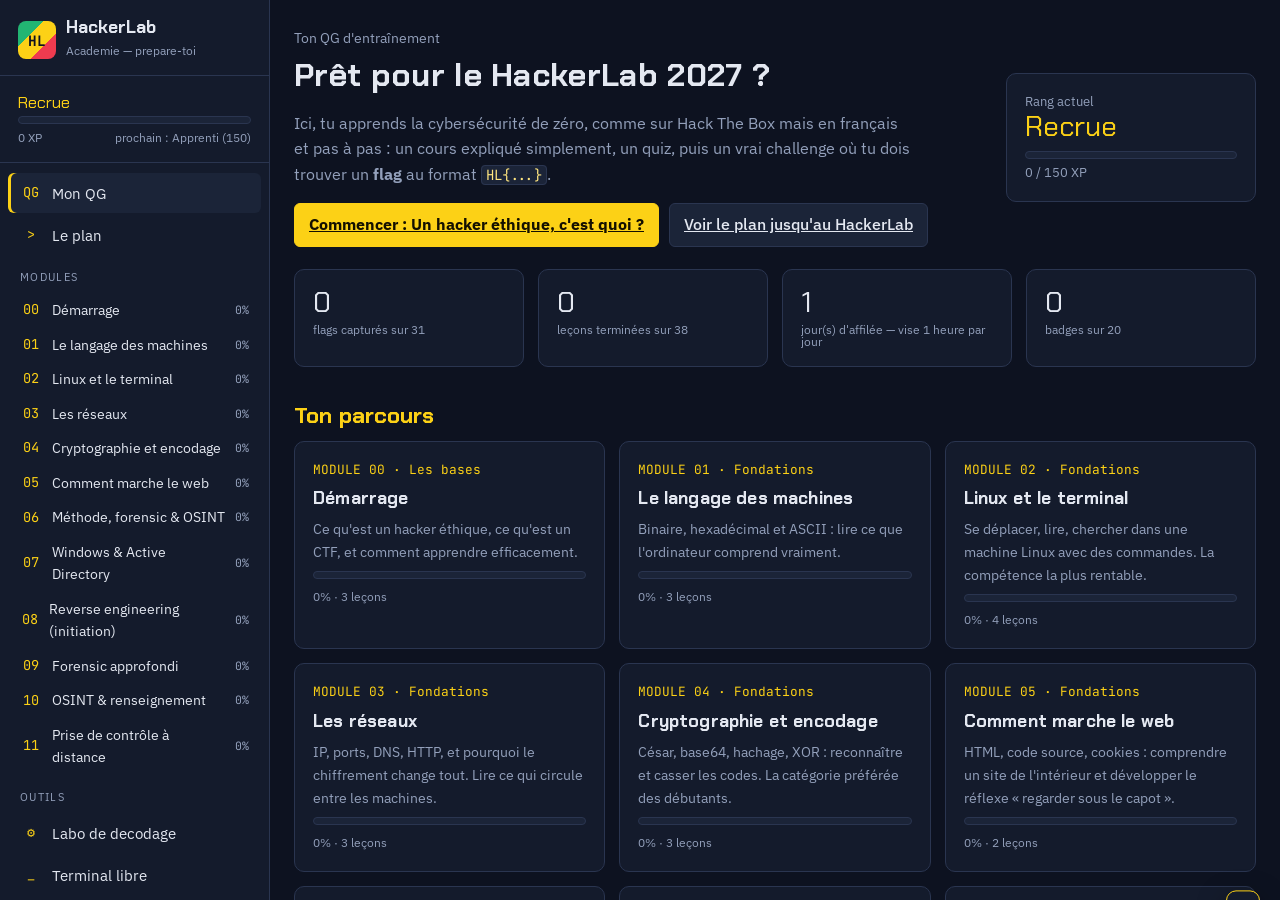
<file: HackerLab_Academie.html>
<!DOCTYPE html>
<html lang="fr" data-theme="dark">
<head>
<meta charset="utf-8">
<meta name="viewport" content="width=device-width, initial-scale=1, viewport-fit=cover">
<title>HackerLab Academie</title>
<link rel="preconnect" href="https://fonts.googleapis.com">
<link rel="preconnect" href="https://fonts.gstatic.com" crossorigin>
<link href="https://fonts.googleapis.com/css2?family=Chakra+Petch:wght@500;600;700&family=IBM+Plex+Sans:wght@400;500;600&family=JetBrains+Mono:wght@400;500&display=swap" rel="stylesheet">
<style>
/* Plan : un "labo de nuit" béninois. Fond encre bleu nuit, accent jaune (drapeau), vert = réussite, rouge = danger.
   Mise en page : barre latérale de navigation + zone de lecture ~70 caractères + terminaux pleine largeur. */
:root{
  --ink:#0d1220;
  --panel:#141b2c;
  --panel-2:#1b2438;
  --line:#2a3550;
  --text:#e4e8f1;
  --muted:#93a0bb;
  --accent:#fcd116;     /* jaune du drapeau */
  --ok:#22b573;         /* vert */
  --bad:#ef3b4f;        /* rouge */
  --info:#5cb8ff;
  --term:#090d17;
  --font-display:"Chakra Petch", "Segoe UI", system-ui, sans-serif;
  --font-body:"IBM Plex Sans", "Segoe UI", system-ui, sans-serif;
  --font-mono:"JetBrains Mono", "Cascadia Code", Consolas, monospace;
  color-scheme:dark;
}
*{box-sizing:border-box}
html,body{height:100%;margin:0}
body{background:var(--ink);color:var(--text);font-family:var(--font-body);font-size:16px;line-height:1.6}
a{color:var(--info)}
button{font:inherit;cursor:pointer}
:focus-visible{outline:2px solid var(--accent);outline-offset:2px}
code,kbd,pre,.mono{font-family:var(--font-mono)}
code{background:var(--panel-2);border:1px solid var(--line);border-radius:4px;padding:0 .3em;font-size:.88em;color:#ffe680}
pre{background:var(--term);border:1px solid var(--line);border-radius:8px;padding:12px 14px;overflow-x:auto;font-size:.85rem;line-height:1.5;color:#cfe3ff}
pre code{background:none;border:0;padding:0;color:inherit}
h1,h2,h3{font-family:var(--font-display);text-wrap:balance;line-height:1.2;letter-spacing:.01em}
h1{font-size:2rem;margin:.2em 0 .3em}
h2{font-size:1.4rem;margin:1.6em 0 .5em;color:var(--accent)}
h3{font-size:1.1rem;margin:1.3em 0 .4em}
table{border-collapse:collapse;width:100%;font-size:.92rem}
th,td{border:1px solid var(--line);padding:6px 10px;text-align:left;vertical-align:top}
th{background:var(--panel-2);font-family:var(--font-display)}
.tablewrap{overflow-x:auto}

/* ---------- Coque ---------- */
.app{display:grid;grid-template-columns:270px 1fr;height:100%}
.side{background:var(--panel);border-right:1px solid var(--line);display:flex;flex-direction:column;overflow-y:auto}
.brand{padding:18px 18px 12px;display:flex;gap:10px;align-items:center;border-bottom:1px solid var(--line)}
.brand .logo{width:38px;height:38px;border-radius:8px;display:grid;place-items:center;font-family:var(--font-mono);font-weight:700;background:linear-gradient(135deg,var(--ok) 0 33%,var(--accent) 33% 66%,var(--bad) 66%);color:#0d1220;font-size:.9rem}
.brand b{font-family:var(--font-display);font-size:1.1rem;display:block;line-height:1.1}
.brand small{color:var(--muted);font-size:.75rem}
.who{padding:14px 18px;border-bottom:1px solid var(--line)}
.who .rank{font-family:var(--font-display);font-size:1rem;color:var(--accent)}
.who .xpline{display:flex;justify-content:space-between;font-size:.78rem;color:var(--muted);margin-top:4px;font-variant-numeric:tabular-nums}
.bar{height:8px;background:var(--panel-2);border-radius:99px;overflow:hidden;border:1px solid var(--line)}
.bar>i{display:block;height:100%;background:linear-gradient(90deg,var(--ok),var(--accent));width:0;transition:width .5s}
.nav{padding:10px 8px;display:flex;flex-direction:column;gap:2px}
.nav a{display:flex;align-items:center;gap:10px;padding:8px 12px;border-radius:6px;color:var(--text);text-decoration:none;font-size:.95rem}
.nav a:hover{background:var(--panel-2)}
.nav a.on{background:var(--panel-2);box-shadow:inset 3px 0 0 var(--accent)}
.nav .ico{width:22px;text-align:center;font-family:var(--font-mono);color:var(--accent);font-size:.85rem}
.nav .sec{font-size:.7rem;text-transform:uppercase;letter-spacing:.12em;color:var(--muted);padding:12px 12px 4px}
.modlist a{font-size:.88rem;padding:6px 12px}
.modlist .pct{margin-left:auto;font-family:var(--font-mono);font-size:.72rem;color:var(--muted)}
.modlist .pct.full{color:var(--ok)}
.main{overflow-y:auto;position:relative}
.wrap{max-width:860px;margin:0 auto;padding:28px 24px 120px}
.wide{max-width:1100px}
.topbar{display:none}

/* ---------- Composants ---------- */
.card{background:var(--panel);border:1px solid var(--line);border-radius:10px;padding:18px}
.grid{display:grid;gap:14px}
.g2{grid-template-columns:repeat(auto-fit,minmax(240px,1fr))}
.g3{grid-template-columns:repeat(auto-fit,minmax(200px,1fr))}
.btn{background:var(--panel-2);color:var(--text);border:1px solid var(--line);border-radius:6px;padding:8px 14px;font-weight:500}
.btn:hover{border-color:var(--accent)}
.btn.pri{background:var(--accent);color:#141000;border-color:var(--accent);font-weight:700}
.btn.pri:hover{filter:brightness(1.08)}
.btn.ok{background:var(--ok);border-color:var(--ok);color:#03140b;font-weight:700}
.btn.sm{padding:4px 10px;font-size:.85rem}
.btn:disabled{opacity:.5;cursor:default}
.pill{display:inline-block;font-size:.72rem;padding:1px 8px;border-radius:99px;border:1px solid var(--line);color:var(--muted);font-family:var(--font-mono);white-space:nowrap}
.pill.ok{color:var(--ok);border-color:var(--ok)}
.pill.y{color:var(--accent);border-color:var(--accent)}
.pill.r{color:var(--bad);border-color:var(--bad)}
.muted{color:var(--muted)}
.row{display:flex;gap:10px;align-items:center;flex-wrap:wrap}
.spacer{flex:1}
input[type=text],input[type=password],textarea,select{background:var(--term);color:var(--text);border:1px solid var(--line);border-radius:6px;padding:8px 10px;font:inherit;width:100%}
textarea{font-family:var(--font-mono);font-size:.88rem;min-height:90px;resize:vertical}
select{width:auto}

/* Encadrés pédagogiques */
.box{border:1px solid var(--line);border-left:4px solid var(--info);background:var(--panel);border-radius:8px;padding:12px 16px;margin:16px 0}
.box>b:first-child{display:block;font-family:var(--font-display);font-size:.8rem;text-transform:uppercase;letter-spacing:.1em;margin-bottom:4px}
.box.kid{border-left-color:var(--accent)} .box.kid>b:first-child{color:var(--accent)}
.box.pro{border-left-color:var(--ok)} .box.pro>b:first-child{color:var(--ok)}
.box.warn{border-left-color:var(--bad)} .box.warn>b:first-child{color:var(--bad)}
.box.def>b:first-child{color:var(--info)}
.box p:last-child{margin-bottom:0}.box p:first-of-type{margin-top:0}

/* Leçon */
.crumb{font-size:.85rem;color:var(--muted)}
.crumb a{color:var(--muted)}
.steps{display:flex;gap:8px;margin:10px 0 18px;flex-wrap:wrap}
.step{font-family:var(--font-mono);font-size:.78rem;padding:3px 10px;border-radius:99px;border:1px solid var(--line);color:var(--muted)}
.step.done{color:var(--ok);border-color:var(--ok)}
.section{margin-top:34px;padding-top:6px;border-top:1px dashed var(--line)}
.section>h2:first-child{margin-top:12px}
.lesson p,.lesson li{max-width:70ch}
.quizq{background:var(--panel);border:1px solid var(--line);border-radius:10px;padding:14px 16px;margin:12px 0}
.quizq .q{font-weight:600;margin-bottom:8px}
.opts{display:grid;gap:6px}
.opt{text-align:left;background:var(--panel-2);border:1px solid var(--line);border-radius:6px;padding:8px 12px;color:var(--text)}
.opt:hover{border-color:var(--info)}
.opt.good{border-color:var(--ok);background:rgba(34,181,115,.14)}
.opt.wrong{border-color:var(--bad);background:rgba(239,59,79,.12)}
.why{font-size:.9rem;margin-top:8px;color:var(--muted)}
.chal{background:linear-gradient(180deg,rgba(252,209,22,.07),transparent 120px),var(--panel);border:1px solid var(--accent);border-radius:12px;padding:18px}
.chal h3{margin-top:0;color:var(--accent)}
.flagrow{display:flex;gap:8px;margin-top:12px}
.flagrow input{font-family:var(--font-mono)}
.msg{margin-top:8px;font-size:.92rem;min-height:1.4em}
.msg.ok{color:var(--ok)}.msg.bad{color:var(--bad)}
.hints{margin-top:12px;display:flex;flex-direction:column;gap:6px}
.hint{font-size:.9rem;background:var(--panel-2);border-radius:6px;padding:8px 12px;border:1px dashed var(--line)}
.solved-banner{background:rgba(34,181,115,.14);border:1px solid var(--ok);color:var(--ok);border-radius:8px;padding:8px 12px;font-weight:600;margin-top:10px}
.pager{display:flex;justify-content:space-between;gap:10px;margin-top:40px}
.notes textarea{min-height:120px}

/* Terminal */
.term{background:var(--term);border:1px solid var(--line);border-radius:10px;overflow:hidden;margin:12px 0;font-family:var(--font-mono);font-size:.86rem}
.term .tbar{display:flex;align-items:center;gap:6px;padding:6px 10px;background:#121829;border-bottom:1px solid var(--line);color:var(--muted);font-size:.75rem}
.term .tbar i{width:10px;height:10px;border-radius:50%;display:inline-block}
.term .tbody{height:340px;overflow-y:auto;padding:10px 12px;cursor:text;white-space:pre-wrap;word-break:break-word;line-height:1.45}
.term.tall .tbody{height:460px}
.term .ln{min-height:1.2em}
.term .pr-u{color:#5cf29b}.term .pr-r{color:var(--bad)}.term .pr-p{color:var(--info)}
.term .in{display:flex}
.term .in input{flex:1;background:transparent;border:0;outline:0;color:var(--text);font:inherit;padding:0;margin-left:6px;min-width:20px}
.term .err{color:#ff8a96}.term .dim{color:var(--muted)}.term .hl{color:var(--accent)}.term .okc{color:var(--ok)}.term .blu{color:var(--info)}

/* Navigateur simulé */
.browser{border:1px solid var(--line);border-radius:10px;overflow:hidden;background:#f3f4f7;color:#1c2333;margin:12px 0}
.browser .bbar{background:#dfe2ea;display:flex;gap:6px;padding:6px;align-items:center;flex-wrap:wrap}
.browser .bbar input{background:#fff;color:#1c2333;border:1px solid #b9bfcc;font-family:var(--font-mono);font-size:.85rem;padding:5px 8px;flex:1;min-width:160px}
.browser .bbar button{background:#fff;border:1px solid #b9bfcc;border-radius:5px;padding:4px 9px;color:#1c2333;font-size:.82rem}
.browser .bbar button.on{background:#1c2333;color:#fff}
.browser .page{padding:18px;min-height:240px;font-family:Georgia,"Times New Roman",serif}
.browser .page h1,.browser .page h2{font-family:Arial,sans-serif;color:#1c2333}
.browser .page h2{color:#1c2333}
.browser .page input{background:#fff;color:#1c2333;border:1px solid #aab;width:auto;min-width:220px;font-family:Arial,sans-serif}
.browser .page .fbtn{background:#2457c5;color:#fff;border:0;border-radius:4px;padding:6px 14px}
.browser .page pre{background:#1c2333;color:#e8edf7}
.browser .src{background:#1c2333;color:#cfe3ff;font-family:var(--font-mono);font-size:.8rem;padding:14px;white-space:pre-wrap;margin:0;border-radius:0;border:0}
.browser .cookies{background:#fff8d6;border-top:1px solid #d9cc8a;padding:10px;font-family:var(--font-mono);font-size:.85rem}
.browser .cookies input{background:#fff;color:#1c2333;border:1px solid #b9bfcc;width:auto;padding:3px 6px;font-family:var(--font-mono)}
.browser .sqlq{background:#1c2333;color:#ffe680;font-family:var(--font-mono);font-size:.82rem;padding:8px 10px;border-radius:6px;margin-top:10px;white-space:pre-wrap}
.fake-alert{position:relative;margin:14px auto;max-width:380px;background:#fff;border:1px solid #888;border-radius:8px;box-shadow:0 8px 30px rgba(0,0,0,.35);padding:14px;font-family:Arial,sans-serif}

/* Widgets */
.lamps{display:flex;gap:8px;flex-wrap:wrap;margin:10px 0}
.lamp{width:56px;text-align:center}
.lamp button{width:48px;height:48px;border-radius:50%;border:2px solid var(--line);background:var(--panel-2);color:var(--muted);font-family:var(--font-mono);font-size:1.1rem}
.lamp button.on{background:var(--accent);color:#141000;box-shadow:0 0 18px rgba(252,209,22,.55);border-color:var(--accent)}
.lamp small{display:block;color:var(--muted);font-family:var(--font-mono);font-size:.72rem;margin-top:3px}
.bigout{font-family:var(--font-mono);font-size:1.2rem;color:var(--accent)}
.packets td{font-family:var(--font-mono);font-size:.8rem;cursor:pointer;white-space:nowrap}
.packets tr:hover td{background:var(--panel-2)}
.packets tr.sel td{background:rgba(92,184,255,.18)}
.feed{display:grid;gap:10px}
.post{background:#fff;color:#1c2333;border-radius:10px;padding:12px 14px;border:1px solid #d5d9e2}
.post .who2{font-weight:700;font-family:Arial,sans-serif}
.post .when{color:#6b7385;font-size:.8rem}

/* Tableau de bord */
.hero{display:grid;grid-template-columns:1fr auto;gap:18px;align-items:center}
.stat{font-family:var(--font-display);font-size:1.8rem;font-variant-numeric:tabular-nums;line-height:1}
.stat small{display:block;font-family:var(--font-body);font-size:.78rem;color:var(--muted);margin-top:6px}
.modcard{display:flex;flex-direction:column;gap:8px;text-decoration:none;color:var(--text)}
.modcard:hover{border-color:var(--accent)}
.modcard .num{font-family:var(--font-mono);color:var(--accent);font-size:.8rem}
.modcard h3{margin:0}
.badges{display:flex;flex-wrap:wrap;gap:10px}
.badge{border:1px solid var(--line);border-radius:10px;padding:10px 12px;min-width:150px;opacity:.45}
.badge.got{opacity:1;border-color:var(--accent)}
.badge b{font-family:var(--font-display);display:block}
.badge small{color:var(--muted)}
.roadmap .month{border-left:3px solid var(--line);padding:4px 0 10px 16px;margin-left:6px;position:relative}
.roadmap .month::before{content:"";position:absolute;left:-8px;top:10px;width:13px;height:13px;border-radius:50%;background:var(--panel-2);border:2px solid var(--accent)}
.roadmap label{display:flex;gap:8px;align-items:flex-start;padding:3px 0;cursor:pointer}
.roadmap input{margin-top:5px;accent-color:var(--ok)}
.toast{position:fixed;right:20px;bottom:20px;background:var(--panel);border:1px solid var(--accent);border-radius:10px;padding:12px 16px;z-index:50;font-weight:600;box-shadow:0 10px 30px rgba(0,0,0,.4);transform:translateY(140%);transition:transform .35s}
.toast.show{transform:none}

/* Prof IA */
.proftab{position:fixed;right:18px;bottom:18px;z-index:40}
.profpanel{position:fixed;right:18px;bottom:76px;width:min(420px,calc(100% - 36px));height:min(560px,calc(100% - 120px));background:var(--panel);border:1px solid var(--line);border-radius:12px;display:none;flex-direction:column;z-index:45;box-shadow:0 20px 50px rgba(0,0,0,.5)}
.profpanel.open{display:flex}
.profpanel header{padding:10px 14px;border-bottom:1px solid var(--line);display:flex;align-items:center;gap:8px}
.profmsgs{flex:1;overflow-y:auto;padding:12px;display:flex;flex-direction:column;gap:10px;font-size:.92rem}
.pm{padding:8px 12px;border-radius:10px;max-width:92%;white-space:pre-wrap}
.pm.u{align-self:flex-end;background:var(--panel-2)}
.pm.a{align-self:flex-start;background:#1d2a20;border:1px solid #2b4a35}
.profpanel form{display:flex;gap:6px;padding:10px;border-top:1px solid var(--line)}

@media (max-width:860px){
  .app{grid-template-columns:1fr}
  .side{position:fixed;inset:0 auto 0 0;width:280px;z-index:60;transform:translateX(-100%);transition:transform .25s}
  .side.open{transform:none}
  .topbar{display:flex;align-items:center;gap:10px;padding:10px 16px;border-bottom:1px solid var(--line);background:var(--panel);position:sticky;top:0;z-index:30}
  .wrap{padding:18px 16px 110px}
  .hero{grid-template-columns:1fr}
  h1{font-size:1.6rem}
  .term .tbody{height:300px}
}
@media (prefers-reduced-motion:reduce){*{transition:none!important;animation:none!important}}

</style>
</head>
<body>
<div class="app">
  <aside class="side" id="side">
    <div class="brand"><div class="logo">HL</div><div><b>HackerLab</b><small>Academie &mdash; prepare-toi</small></div></div>
    <div class="who"><div class="rank" id="rk">Recrue</div>
      <div class="bar"><i id="xpb"></i></div>
      <div class="xpline"><span id="xpt">0 XP</span><span id="xpn"></span></div>
    </div>
    <nav class="nav">
      <a href="#accueil" data-r="accueil"><span class="ico">QG</span><span>Mon QG</span></a>
      <a href="#plan" data-r="plan"><span class="ico">&gt;</span><span>Le plan</span></a>
      <div class="sec">Modules</div>
      <div class="modlist" id="mods"></div>
      <div class="sec">Outils</div>
      <a href="#labo" data-r="labo"><span class="ico">&#9881;</span><span>Labo de decodage</span></a>
      <a href="#terminal" data-r="terminal"><span class="ico">_</span><span>Terminal libre</span></a>
      <a href="#arsenal" data-r="arsenal"><span class="ico">&#9776;</span><span>Arsenal (aide-memoire)</span></a>
      <a href="#glossaire" data-r="glossaire"><span class="ico">A</span><span>Glossaire</span></a>
    </nav>
  </aside>
  <div class="main">
    <div class="topbar"><button class="btn sm" id="menu" type="button" aria-label="Menu">&#9776; Menu</button><b>HackerLab Academie</b></div>
    <div id="view"></div>
  </div>
</div>
<button class="btn pri proftab" id="proftab" type="button" hidden>Demander au Prof</button>
<div class="profpanel" id="profpanel" aria-label="Prof IA">
  <header><b style="font-family:var(--font-display);color:var(--ok)">Prof</b><span class="muted" style="font-size:.78rem">ton formateur &mdash; il guide, il ne donne pas les flags</span><span class="spacer"></span><button class="btn sm" id="profnew" type="button">Nouveau</button><button class="btn sm" id="profclose" type="button">Fermer</button></header>
  <div class="profmsgs" id="profmsgs"><div class="pm a">Salut ! Je suis ton prof. Bloque sur un cours ou un challenge ? Explique-moi ou je t'explique. Je te mets sur la piste sans te donner la reponse.</div></div>
  <form id="profform"><input type="text" id="profq" placeholder="Pose ta question..." autocomplete="off" aria-label="Question au prof"><button class="btn pri" type="submit">Envoyer</button></form>
</div>
<div class="toast" id="toast"></div>
<script>
/* ============ TERMINAL LINUX SIMULÉ ============ */
function esc(s){return String(s).replace(/[&<>"]/g,c=>({'&':'&amp;','<':'&lt;','>':'&gt;','"':'&quot;'}[c]))}

/* Construit un système de fichiers à partir d'une table { "/chemin": "contenu" | {d:"contenu", o:"root", m:"600", x:"handler", suid:true} } */
function buildFS(map, defUser){
  const root={t:'d',c:{},o:'root',m:'755'};
  const base=['/bin','/etc','/home','/root','/tmp','/usr','/usr/bin','/var','/var/log','/dev'];
  base.forEach(p=>mkdirp(root,p,'root'));
  const r=getNode(root,'/root'); r.m='700';
  const tmp=getNode(root,'/tmp'); tmp.m='777';
  addFile(root,'/etc/hostname',{d:'machine\n'});
  addFile(root,'/etc/passwd',{d:'root:x:0:0:root:/root:/bin/bash\nwww-data:x:33:33:www-data:/var/www:/usr/sbin/nologin\n'+(defUser&&defUser!=='root'?defUser+':x:1000:1000:'+defUser+':/home/'+defUser+':/bin/bash\n':'')});
  addFile(root,'/etc/shadow',{d:'root:$6$Zk3...:19700:0:99999:7:::\n',m:'640'});
  ['ls','cat','grep','find','bash','sh'].forEach(b=>addFile(root,'/bin/'+b,{d:'\x7fELF binaire',m:'755'}));
  ['base64','sudo','vim','python3','passwd','file','strings','head','tail','wc','sort','uniq','nmap','curl','ssh','su','exiftool','xxd'].forEach(b=>addFile(root,'/usr/bin/'+b,{d:'\x7fELF binaire',m:'755',suid:(b==='sudo'||b==='passwd'||b==='su')}));
  if(defUser && defUser!=='root'){mkdirp(root,'/home/'+defUser,defUser);}
  for(const p in map){
    let v=map[p]; if(typeof v==='string') v={d:v};
    if(p.endsWith('/')){mkdirp(root,p.slice(0,-1),v.o||defUser||'root'); const n=getNode(root,p.slice(0,-1)); if(v.m)n.m=v.m; continue;}
    if(v.o===undefined){ v.o = p.startsWith('/home/'+defUser)?defUser:'root'; }
    addFile(root,p,v);
  }
  return root;
}
function splitP(p){return p.split('/').filter(Boolean)}
function mkdirp(root,p,owner){let n=root;for(const s of splitP(p)){if(!n.c[s])n.c[s]={t:'d',c:{},o:owner||'root',m:'755'};n=n.c[s];}return n}
function addFile(root,p,v){const parts=splitP(p);const name=parts.pop();const dir=mkdirp(root,'/'+parts.join('/'),v.o==='root'?'root':(v.o||'root'));
  const ex=dir.c[name];dir.c[name]={t:'f',d:v.d||'',o:v.o||'root',m:v.m||'644',x:v.x||(ex&&ex.x),suid:v.suid||(ex&&ex.suid),exif:v.exif||(ex&&ex.exif),ftype:v.ftype||(ex&&ex.ftype)}}
function getNode(root,p){let n=root;for(const s of splitP(p)){if(!n||n.t!=='d')return null;n=n.c[s];}return n||null}
function normPath(cwd,p,home){
  if(!p)return cwd; if(p==='~')p=home; else if(p.startsWith('~/'))p=home+p.slice(1);
  const abs=p.startsWith('/')?p:(cwd.replace(/\/$/,'')+'/'+p);
  const out=[];for(const s of abs.split('/')){if(!s||s==='.')continue;if(s==='..')out.pop();else out.push(s);}
  return '/'+out.join('/');
}
function canRead(n,user){if(user==='root')return true;const m=n.m||'644';const d=n.o===user?m[0]:m[2];return (parseInt(d,10)&4)!==0}
function canExec(n,user){if(user==='root')return true;const m=n.m||'644';const d=n.o===user?m[0]:m[2];return (parseInt(d,10)&1)!==0}
function canWrite(n,user){if(user==='root')return true;const m=n.m||'644';const d=n.o===user?m[0]:m[2];return (parseInt(d,10)&2)!==0}
function permStr(n){const map=['---','--x','-w-','-wx','r--','r-x','rw-','rwx'];let s=(n.t==='d'?'d':'-')+(n.m||'644').split('').map(x=>map[+x]).join('');if(n.suid)s=s.slice(0,3)+(s[3]==='x'?'s':'S')+s.slice(4);return s}
function globRe(g){return new RegExp('^'+g.replace(/[.+^${}()|[\]\\]/g,'\\$&').replace(/\*/g,'.*').replace(/\?/g,'.')+'$')}

/* Découpe une ligne de commande en mots en respectant les guillemets */
function tokenize(line){
  const out=[];let cur='',q=null,has=false;
  for(let i=0;i<line.length;i++){const c=line[i];
    if(q){if(c===q)q=null;else cur+=c;continue}
    if(c==="'"||c==='"'){q=c;has=true;continue}
    if(c==='\\'&&i+1<line.length){cur+=line[++i];has=true;continue}
    if(c===' '||c==='\t'){if(cur||has){out.push(cur);cur='';has=false}continue}
    if(c==='|'){if(cur||has){out.push(cur);cur='';has=false}out.push({op:'|'});continue}
    if(c==='>'){if(cur==='2'){cur='';has=false;out.push({op:'2>'});continue}if(cur||has){out.push(cur);cur='';has=false}if(line[i+1]==='>'){i++;out.push({op:'>>'})}else out.push({op:'>'});continue}
    if(c===';'||c==='&'){if(c==='&'&&line[i+1]==='&')i++;if(cur||has){out.push(cur);cur='';has=false}out.push({op:';'});continue}
    cur+=c;
  }
  if(cur||has)out.push(cur);
  return out;
}

class Terminal{
  constructor(el,cfg,opts){
    this.el=el;this.cfg=cfg||{};this.opts=opts||{};
    const user=this.cfg.user||'recrue';
    this.machines={};
    this.sess=[{user,host:this.cfg.host||'labo',fs:buildFS(this.cfg.fs||{},user),cwd:this.cfg.cwd||(user==='root'?'/root':'/home/'+user),net:this.cfg.net||{},sudo:this.cfg.sudo||{},pw:this.cfg.passwords||{}}];
    this.hist=[];this.hi=0;this.asking=null;this.cmdHistory=[];
    this.render();
    this.print(this.cfg.motd!==undefined?this.cfg.motd:'<span class="dim">Terminal d\'entraînement. Tape </span><span class="hl">help</span><span class="dim"> pour voir les commandes.</span>',true);
    this.newPrompt();
  }
  get S(){return this.sess[this.sess.length-1]}
  home(u){u=u||this.S.user;return u==='root'?'/root':'/home/'+u}
  render(){
    this.el.innerHTML='';this.el.classList.add('term');if(this.opts.tall)this.el.classList.add('tall');
    const bar=document.createElement('div');bar.className='tbar';
    bar.innerHTML='<i style="background:#ef3b4f"></i><i style="background:#fcd116"></i><i style="background:#22b573"></i><span style="margin-left:8px" class="ttl"></span><span class="spacer"></span><button class="btn sm" type="button">Réinitialiser</button>';
    bar.querySelector('button').onclick=()=>{const T=new Terminal(this.el,this.cfg,this.opts);this.el._t=T};
    this.body=document.createElement('div');this.body.className='tbody';this.body.setAttribute('role','log');
    this.el.append(bar,this.body);this.ttl=bar.querySelector('.ttl');
    this.body.addEventListener('click',()=>{const sel=window.getSelection();if(sel&&sel.toString())return;this.input&&this.input.focus()});
  }
  print(html,raw){const d=document.createElement('div');d.className='ln';d.innerHTML=raw?html:esc(html);this.body.insertBefore(d,this.inl||null);this.body.scrollTop=this.body.scrollHeight}
  promptHTML(){const S=this.S;let p=S.cwd;const h=this.home();if(p===h)p='~';else if(p.startsWith(h+'/'))p='~'+p.slice(h.length);
    const r=S.user==='root';return `<span class="${r?'pr-r':'pr-u'}">${esc(S.user)}@${esc(S.host)}</span>:<span class="pr-p">${esc(p)}</span>${r?'#':'$'}`}
  newPrompt(label,secret){
    this.ttl.textContent=this.S.user+'@'+this.S.host;
    const line=document.createElement('div');line.className='in';
    this.curLabel=label!==undefined?`<span>${esc(label)}</span>`:this.promptHTML();
    line.innerHTML=this.curLabel;
    const inp=document.createElement('input');inp.type=secret?'password':'text';inp.autocomplete='off';inp.spellcheck=false;inp.setAttribute('aria-label','Commande');
    line.appendChild(inp);this.body.appendChild(line);this.inl=line;this.input=inp;
    inp.addEventListener('keydown',e=>this.key(e));
    if(this.opts.autofocus!==false && this._started) inp.focus({preventScroll:true});
    this._started=true;
    this.body.scrollTop=this.body.scrollHeight;
  }
  key(e){
    const inp=this.input;
    if(e.key==='Enter'){
      const v=inp.value;const secret=inp.type==='password';
      const frozen=document.createElement('div');frozen.className='ln';
      frozen.innerHTML=this.curLabel+' '+(secret?'':esc(v));
      this.inl.replaceWith(frozen);this.inl=null;
      if(this.asking){const cb=this.asking;this.asking=null;cb(v);}
      else{if(v.trim()){this.hist.push(v);this.cmdHistory.push(v)}this.hi=this.hist.length;this.run(v);}
      if(!this.asking&&!this._noPrompt)this.newPrompt();this._noPrompt=false;
      this.input&&this.input.focus();
    }else if(e.key==='ArrowUp'){if(this.hi>0){this.hi--;inp.value=this.hist[this.hi];}e.preventDefault()}
    else if(e.key==='ArrowDown'){if(this.hi<this.hist.length-1){this.hi++;inp.value=this.hist[this.hi]}else{this.hi=this.hist.length;inp.value=''}e.preventDefault()}
    else if(e.key==='Tab'){e.preventDefault();this.complete()}
    else if(e.key==='l'&&e.ctrlKey){e.preventDefault();this.clear()}
    else if(e.key==='c'&&e.ctrlKey&&!(window.getSelection()+'')){e.preventDefault();const fr=document.createElement('div');fr.className='ln';fr.innerHTML=this.curLabel+' '+esc(inp.value)+'^C';this.inl.replaceWith(fr);this.inl=null;this.asking=null;this.newPrompt();}
  }
  complete(){
    const v=this.input.value;const parts=v.split(' ');const last=parts.pop();
    const slash=last.lastIndexOf('/');const dirPart=slash>=0?last.slice(0,slash+1):'';const pre=slash>=0?last.slice(slash+1):last;
    const dir=getNode(this.S.fs,normPath(this.S.cwd,dirPart||'.',this.home()));
    let names=[];
    if(parts.length===0&&!dirPart){names=Object.keys(this.cmds()).filter(n=>n.startsWith(pre));}
    else if(dir&&dir.t==='d'){names=Object.keys(dir.c).filter(n=>n.startsWith(pre)&&(pre.startsWith('.')||!n.startsWith('.')||pre!==''));}
    if(names.length===1){const n=names[0];const isD=dir&&dir.c[n]&&dir.c[n].t==='d';parts.push(dirPart+n+(isD?'/':(parts.length?' ':' ')));this.input.value=parts.join(' ')}
    else if(names.length>1){this.print(names.join('  '));let common=names[0];for(const n of names){while(!n.startsWith(common))common=common.slice(0,-1)}parts.push(dirPart+common);this.input.value=parts.join(' ')}
  }
  clear(){this.body.innerHTML='';this.inl=null;if(!this.asking){this.newPrompt();}}
  ask(label,secret,cb){this.asking=cb;this._noPrompt=true;setTimeout(()=>{this.newPrompt(label,secret)},0)}

  resolve(p){return normPath(this.S.cwd,p,this.home())}
  node(p){return getNode(this.S.fs,this.resolve(p))}
  readFile(p,asRoot){
    const n=this.node(p);
    if(!n)return {err:`${p}: Aucun fichier ou dossier de ce nom`};
    if(n.t==='d')return {err:`${p}: est un dossier`};
    if(!asRoot&&!canRead(n,this.S.user))return {err:`${p}: Permission refusée`};
    return {d:n.d,n};
  }

  run(line){
    line=line.trim(); if(!line)return;
    const toks=tokenize(line);
    // séquences ;
    const seqs=[[]];toks.forEach(t=>{if(t&&t.op===';')seqs.push([]);else seqs[seqs.length-1].push(t)});
    for(const seq of seqs){ if(!seq.length)continue; this.runPipeline(seq); if(this._noPrompt)break; }
  }
  runPipeline(toks){
    // redirections
    let outFile=null,append=false;const clean=[];
    for(let i=0;i<toks.length;i++){const t=toks[i];
      if(t&&t.op==='2>'){i++;continue}
      if(t&&(t.op==='>'||t.op==='>>')){outFile=toks[i+1];append=t.op==='>>';i++;continue}
      clean.push(t)}
    const stages=[[]];clean.forEach(t=>{if(t&&t.op==='|')stages.push([]);else stages[stages.length-1].push(t)});
    let stdin=null,out='';
    for(const st of stages){
      if(!st.length){out='bash: erreur de syntaxe près de « | »';break}
      const r=this.exec(st,stdin);
      if(r===undefined){out=null;break}
      if(r&&r.err!==undefined){this.print('<span class="err">'+esc(r.err)+'</span>',true);stdin='';out='';continue}
      stdin=r;out=r;
    }
    if(out===null||out===undefined)return;
    if(outFile&&typeof outFile==='string'){
      const p=this.resolve(outFile);const parent=getNode(this.S.fs,p.replace(/\/[^/]*$/,'')||'/');
      if(!parent||parent.t!=='d'){this.print('<span class="err">bash: '+esc(outFile)+': Aucun fichier ou dossier de ce nom</span>',true);return}
      const ex=getNode(this.S.fs,p);
      if(ex&&!canWrite(ex,this.S.user)||(!ex&&!canWrite(parent,this.S.user))){this.print('<span class="err">bash: '+esc(outFile)+': Permission refusée</span>',true);return}
      const txt=(typeof out==='object'?out.html.replace(/<[^>]+>/g,''):out);
      addFile(this.S.fs,p,{d:(append&&ex?ex.d:'')+txt+(txt.endsWith('\n')?'':'\n'),o:this.S.user,m:'644'});
      return;
    }
    if(typeof out==='object'&&out.html!==undefined){if(out.html)this.print(out.html,true);return}
    if(out!=='' )this.print(String(out).replace(/\n$/,''));
  }
  cmds(){return CMDS}
  exec(argv,stdin){
    let [cmd,...args]=argv.map(a=>typeof a==='string'?a:'');
    if(cmd.includes('/')){
      const n=this.node(cmd);
      if(!n)return {err:`bash: ${cmd}: Aucun fichier ou dossier de ce nom`};
      if(n.t==='d')return {err:`bash: ${cmd}: est un dossier`};
      if(n.x&&EXEC[n.x]){if(!canExec(n,this.S.user))return {err:`bash: ${cmd}: Permission refusée`};return EXEC[n.x].call(this,args,stdin)}
      const base=cmd.split('/').pop();
      if(CMDS[base])cmd=base;else return {err:`bash: ${cmd}: Permission refusée`};
    }
    const f=CMDS[cmd];
    if(!f)return {err:`${cmd} : commande introuvable. Tape help pour la liste.`};
    return f.call(this,args,stdin);
  }
}

function lsLong(name,n){const size=n.t==='d'?4096:(n.d||'').length;return `${permStr(n)} 1 ${n.o.padEnd(8)} ${n.o.padEnd(8)} ${String(size).padStart(6)} nov. 19 ${name}`}
function colorName(name,n){if(n.t==='d')return '<span class="blu">'+esc(name)+'</span>';if(n.x||(n.m&&/[1357]/.test(n.m[0])&&n.m!=='644'))return '<span class="okc">'+esc(name)+'</span>';return esc(name)}
function parseFlags(args){const f=new Set(),rest=[];args.forEach(a=>{if(/^-[a-zA-Z]+$/.test(a))a.slice(1).split('').forEach(x=>f.add(x));else rest.push(a)});return {f,rest}}
function textOf(x){if(x==null)return '';if(typeof x==='object'&&x.html!==undefined)return x.html.replace(/<[^>]+>/g,'').replace(/&lt;/g,'<').replace(/&gt;/g,'>').replace(/&amp;/g,'&').replace(/&quot;/g,'"');return String(x)}

const HELP=`Commandes disponibles (tape "man <commande>" pour l'aide détaillée) :
  Se repérer   : pwd  ls  cd  whoami  id  hostname  uname  history  clear
  Lire         : cat  head  tail  file  strings  xxd  exiftool
  Chercher     : find  grep
  Transformer  : echo  wc  sort  uniq  cut  base64  rev
  Droits       : chmod  sudo  su  exit
  Réseau       : ip  ping  nmap  curl  ssh
Astuces : flèche ↑ = commande précédente, Tab = complète un nom, Ctrl+L = efface l'écran.`;
const MAN={
  pwd:'pwd — affiche le dossier où tu te trouves (Print Working Directory).',
  ls:'ls [-a] [-l] [dossier] — liste le contenu d\'un dossier.\n  -a : montre aussi les fichiers cachés (ceux qui commencent par un point)\n  -l : affichage détaillé (droits, propriétaire, taille)',
  cd:'cd <dossier> — change de dossier.  cd .. = remonter,  cd ~ = retour à la maison,  cd / = la racine.',
  cat:'cat <fichier> — affiche le contenu d\'un fichier.',
  grep:'grep [-r] [-i] [-n] [-v] [-c] <motif> [fichier...] — cherche les lignes qui contiennent un motif.\n  -r : cherche dans tous les fichiers d\'un dossier\n  -i : ignore majuscules/minuscules\n  -v : garde les lignes qui NE contiennent PAS le motif\n  -n : numéro de ligne   -c : compte',
  find:'find <dossier> [-name "motif"] [-type f|d] [-user nom] [-perm -4000] — cherche des fichiers.\n  Exemple : find / -name "*.txt" 2>/dev/null',
  head:'head [-n N] <fichier> — affiche les N premières lignes (10 par défaut).',
  tail:'tail [-n N] <fichier> — affiche les N dernières lignes.',
  file:'file <fichier> — devine le VRAI type d\'un fichier grâce à ses premiers octets (magic number).',
  strings:'strings <fichier> — extrait les morceaux de texte lisibles d\'un fichier binaire.',
  xxd:'xxd <fichier> — affiche le contenu en hexadécimal.',
  exiftool:'exiftool <image> — affiche les métadonnées d\'une image (auteur, appareil, GPS, commentaire...).',
  echo:'echo <texte> — affiche le texte. Utile avec un pipe :  echo SGVsbG8= | base64 -d',
  wc:'wc [-l] [fichier] — compte les lignes, mots, caractères.',
  sort:'sort [-n] [-r] — trie les lignes.  -n : tri numérique,  -r : ordre inverse.',
  uniq:'uniq [-c] — supprime les doublons qui se suivent.  -c : compte les répétitions. (trie avant avec sort !)',
  cut:'cut -d "séparateur" -f N — garde la N-ième colonne.  Exemple : cut -d " " -f 1',
  base64:'base64 [-d] [fichier] — encode en base64, ou décode avec -d.',
  rev:'rev — inverse chaque ligne (abc devient cba).',
  chmod:'chmod <mode> <fichier> — change les droits.  Exemple : chmod +x script.sh  ou  chmod 755 script.sh',
  sudo:'sudo -l — liste ce que tu as le droit de lancer en tant que root.\nsudo <commande> — lance la commande en tant que root (si autorisé).',
  su:'su <utilisateur> — devenir un autre utilisateur (demande son mot de passe).',
  exit:'exit — quitte le shell actuel (revient à l\'utilisateur ou à la machine précédente).',
  ip:'ip a — affiche tes adresses IP.',
  ping:'ping <ip> — vérifie si une machine répond.',
  nmap:'nmap [-sV] [-p-] <ip> — scanne les ports ouverts d\'une machine.\n  -sV : détecte la version des services   -p- : tous les ports (1-65535)',
  curl:'curl <url> — télécharge une page web et affiche son code.  Exemple : curl http://10.10.10.5/robots.txt',
  ssh:'ssh utilisateur@ip — se connecter à distance à une machine.',
  whoami:'whoami — affiche ton nom d\'utilisateur.',
  id:'id — affiche ton identifiant et tes groupes.',
  history:'history — les commandes que tu as tapées.',
};

const CMDS={
  help(){return HELP},
  man(a){return MAN[a[0]]||(a[0]?`Pas de page de manuel pour ${a[0]}`:'Quelle page ? Exemple : man ls')},
  pwd(){return this.S.cwd},
  whoami(){return this.S.user},
  id(){const u=this.S.user;return u==='root'?'uid=0(root) gid=0(root) groupes=0(root)':`uid=${u==='www-data'?33:1000}(${u}) gid=${u==='www-data'?33:1000}(${u}) groupes=${u==='www-data'?33:1000}(${u})`+(this.cfg.groups?','+this.cfg.groups:'')},
  hostname(){return this.S.host},
  uname(a){return a.includes('-a')?`Linux ${this.S.host} 5.15.0-labo x86_64 GNU/Linux`:'Linux'},
  clear(){this.clear();this._noPrompt=true;return undefined},
  history(){return this.cmdHistory.map((c,i)=>String(i+1).padStart(4)+'  '+c).join('\n')},
  echo(a){return a.filter(x=>x!=='-n'&&x!=='-e').join(' ')},
  cd(a){const t=this.resolve(a[0]||'~');const n=getNode(this.S.fs,t);
    if(!n)return {err:`cd: ${a[0]}: Aucun fichier ou dossier de ce nom`};if(n.t!=='d')return {err:`cd: ${a[0]}: N'est pas un dossier`};
    if(!canExec(n,this.S.user))return {err:`cd: ${a[0]}: Permission refusée`};this.S.cwd=t;return ''},
  ls(args){const {f,rest}=parseFlags(args);const targets=rest.length?rest:['.'];const out=[];
    for(const t of targets){const n=this.node(t);if(!n){out.push(`<span class="err">ls: impossible d'accéder à '${esc(t)}': Aucun fichier ou dossier de ce nom</span>`);continue}
      if(n.t==='f'){out.push(f.has('l')?esc(lsLong(t,n)):colorName(t,n));continue}
      if(!canRead(n,this.S.user)){out.push(`<span class="err">ls: impossible d'ouvrir le répertoire '${esc(t)}': Permission refusée</span>`);continue}
      let names=Object.keys(n.c).sort();if(!f.has('a'))names=names.filter(x=>!x.startsWith('.'));
      if(targets.length>1)out.push(esc(t)+':');
      if(f.has('l')){out.push('total '+names.length*4);if(f.has('a')){out.push(esc(lsLong('.',n)));out.push(esc(lsLong('..',n)))}names.forEach(x=>out.push(esc(lsLong(x,n.c[x])).replace(/ ([^ ]+)$/,' '+colorName(x,n.c[x]))))}
      else{const l=(f.has('a')?['.','..']:[]).map(x=>'<span class="blu">'+x+'</span>').concat(names.map(x=>colorName(x,n.c[x])));if(l.length)out.push(l.join('  '))}}
    return {html:out.join('\n')}},
  cat(a,stdin){if(!a.length)return textOf(stdin);const out=[];for(const p of a){const r=this.readFile(p);if(r.err)return {err:'cat: '+r.err};out.push(r.d.replace(/\n$/,''))}return out.join('\n')},
  head(a,stdin){let n=10;const r=[];for(let i=0;i<a.length;i++){if(a[i]==='-n'){n=+a[++i];}else if(/^-\d+$/.test(a[i]))n=+a[i].slice(1);else r.push(a[i])}
    let t;if(r.length){const x=this.readFile(r[0]);if(x.err)return {err:'head: '+x.err};t=x.d}else t=textOf(stdin);return t.split('\n').slice(0,n).join('\n')},
  tail(a,stdin){let n=10;const r=[];for(let i=0;i<a.length;i++){if(a[i]==='-n'){n=+a[++i];}else if(/^-\d+$/.test(a[i]))n=+a[i].slice(1);else r.push(a[i])}
    let t;if(r.length){const x=this.readFile(r[0]);if(x.err)return {err:'tail: '+x.err};t=x.d}else t=textOf(stdin);const L=t.replace(/\n$/,'').split('\n');return L.slice(Math.max(0,L.length-n)).join('\n')},
  wc(a,stdin){const {f,rest}=parseFlags(a);let t;if(rest.length){const x=this.readFile(rest[0]);if(x.err)return {err:'wc: '+x.err};t=x.d}else t=textOf(stdin);
    const lines=t?t.replace(/\n?$/,'\n').split('\n').length-1:0;if(f.has('l'))return String(lines)+(rest[0]?' '+rest[0]:'');return `${lines} ${t.split(/\s+/).filter(Boolean).length} ${t.length}`+(rest[0]?' '+rest[0]:'')},
  sort(a,stdin){const {f,rest}=parseFlags(a);let t;if(rest.length){const x=this.readFile(rest[0]);if(x.err)return {err:'sort: '+x.err};t=x.d}else t=textOf(stdin);
    let L=t.replace(/\n$/,'').split('\n');if(f.has('n'))L.sort((x,y)=>parseFloat(x)-parseFloat(y));else L.sort();if(f.has('r'))L.reverse();return L.join('\n')},
  uniq(a,stdin){const {f,rest}=parseFlags(a);let t;if(rest.length){const x=this.readFile(rest[0]);if(x.err)return {err:'uniq: '+x.err};t=x.d}else t=textOf(stdin);
    const L=t.replace(/\n$/,'').split('\n');const out=[];let prev=null,c=0;for(const l of L.concat([null])){if(l===prev)c++;else{if(prev!==null)out.push(f.has('c')?String(c).padStart(7)+' '+prev:prev);prev=l;c=1}}return out.join('\n')},
  cut(a,stdin){let d='\t',fi=1,file=null;for(let i=0;i<a.length;i++){if(a[i]==='-d')d=a[++i];else if(a[i].startsWith('-d'))d=a[i].slice(2);else if(a[i]==='-f')fi=+a[++i];else if(a[i].startsWith('-f'))fi=+a[i].slice(2);else file=a[i]}
    let t;if(file){const x=this.readFile(file);if(x.err)return {err:'cut: '+x.err};t=x.d}else t=textOf(stdin);return t.replace(/\n$/,'').split('\n').map(l=>l.split(d)[fi-1]||'').join('\n')},
  rev(a,stdin){let t;if(a[0]){const x=this.readFile(a[0]);if(x.err)return {err:'rev: '+x.err};t=x.d}else t=textOf(stdin);return t.replace(/\n$/,'').split('\n').map(l=>l.split('').reverse().join('')).join('\n')},
  grep(args,stdin){const {f,rest}=parseFlags(args);const pat=rest.shift();if(pat===undefined)return {err:'grep: motif manquant. Exemple : grep mot fichier.txt'};
    let re;try{re=new RegExp(pat.replace(/\\\|/g,'|'),f.has('i')?'i':'')}catch(e){re=new RegExp(pat.replace(/[.*+?^${}()|[\]\\]/g,'\\$&'),f.has('i')?'i':'')}
    const out=[];let count=0;
    const scan=(txt,label)=>{txt.replace(/\n$/,'').split('\n').forEach((l,i)=>{const m=re.test(l);if(m!==f.has('v')){count++;out.push((label?'<span class="blu">'+esc(label)+'</span>:':'')+(f.has('n')?'<span class="okc">'+(i+1)+'</span>:':'')+esc(l).replace(f.has('v')?/$^/:new RegExp('('+re.source.replace(/&/g,'&amp;').replace(/</g,'&lt;').replace(/>/g,'&gt;')+')',re.flags+'g'),'<span class="hl">$1</span>'))}})};
    if(!rest.length&&!f.has('r')){scan(textOf(stdin),null)}
    else{const targets=rest.length?rest:['.'];const multi=f.has('r')||targets.length>1;
      for(const t of targets){const n=this.node(t);if(!n){out.push('<span class="err">grep: '+esc(t)+': Aucun fichier ou dossier de ce nom</span>');continue}
        if(n.t==='d'){if(!f.has('r')){out.push('<span class="err">grep: '+esc(t)+': est un dossier (ajoute -r)</span>');continue}
          const walk=(node,path)=>{if(!canRead(node,this.S.user)){return}for(const k of Object.keys(node.c).sort()){const c=node.c[k];const p=(path==='/'?'':path)+'/'+k;if(c.t==='d')walk(c,p);else if(canRead(c,this.S.user))scan(c.d,p.replace(/^\.\//,''))}};
          walk(n,t==='.'?'.':t.replace(/\/$/,''));}
        else{if(!canRead(n,this.S.user)){out.push('<span class="err">grep: '+esc(t)+': Permission refusée</span>');continue}scan(n.d,multi?t:null)}}}
    if(f.has('c'))return String(count);
    return {html:out.join('\n')}},
  find(args){let start='.',i=0;if(args[0]&&!args[0].startsWith('-')){start=args[0];i=1}
    const conds=[];let execArgs=null;
    for(;i<args.length;i++){const a=args[i];
      if(a==='-name'||a==='-iname'){const g=args[++i]||'';const re=globRe(g);const ic=a==='-iname';conds.push((n,name)=>ic?new RegExp(re.source,'i').test(name):re.test(name))}
      else if(a==='-type'){const t=args[++i];conds.push(n=>t==='d'?n.t==='d':n.t==='f')}
      else if(a==='-user'){const u=args[++i];conds.push(n=>n.o===u)}
      else if(a==='-perm'){const p=args[++i];if(/4000/.test(p)||p==='-u=s')conds.push(n=>!!n.suid);else conds.push(()=>true)}
      else if(a==='-exec'){execArgs=args.slice(i+1);break}
    }
    const base=this.node(start);if(!base)return {err:`find: '${start}': Aucun fichier ou dossier de ce nom`};
    const out=[];const errs=[];
    const walk=(n,path,name)=>{if(conds.every(c=>c(n,name)))out.push(path);if(n.t==='d'){if(!canRead(n,this.S.user)&&path!==start){errs.push(path);return}if(!canRead(n,this.S.user)){errs.push(path);return}for(const k of Object.keys(n.c).sort())walk(n.c[k],(path==='/'?'':path)+'/'+k,k)}};
    walk(base,start.replace(/(.)\/$/,'$1'),start.split('/').filter(Boolean).pop()||start);
    if(execArgs){ if(this._asRoot && execArgs.some(x=>/\/bin\/(ba)?sh/.test(x))){ return this.becomeRoot('find'); } return out.join('\n'); }
    return out.join('\n');},
  file(a){if(!a[0])return {err:'file: indique un fichier'};const n=this.node(a[0]);if(!n)return {err:`${a[0]}: cannot open (Aucun fichier de ce nom)`};
    if(n.t==='d')return `${a[0]}: directory`;const d=n.d||'';
    let t='ASCII text';if(n.ftype)t=n.ftype;else if(d.startsWith('\x89PNG'))t='PNG image data, 800 x 600, 8-bit/color RGBA';else if(d.startsWith('\xff\xd8\xff'))t='JPEG image data, JFIF standard 1.01';else if(d.startsWith('PK'))t='Zip archive data';else if(d.startsWith('%PDF'))t='PDF document, version 1.7';else if(d.startsWith('\x7fELF'))t='ELF 64-bit LSB executable, x86-64, dynamically linked, not stripped';else if(d.startsWith('#!'))t='Bourne-Again shell script, ASCII text executable';else if(!d)t='empty';
    return `${a[0]}: ${t}`},
  strings(a){const r=this.readFile(a[0]||'');if(r.err)return {err:'strings: '+r.err};return (r.d.match(/[\x20-\x7e]{4,}/g)||[]).join('\n')},
  xxd(a){const r=this.readFile(a[0]||'');if(r.err)return {err:'xxd: '+r.err};const d=r.d.slice(0,256);const out=[];
    for(let i=0;i<d.length;i+=16){const ch=d.slice(i,i+16);let hex='';for(let j=0;j<16;j++){hex+=j<ch.length?ch.charCodeAt(j).toString(16).padStart(2,'0').slice(-2):'  ';if(j%2)hex+=' '}out.push(i.toString(16).padStart(8,'0')+': '+hex+' '+ch.replace(/[^\x20-\x7e]/g,'.'))}return out.join('\n')+(r.d.length>256?'\n...':'')},
  exiftool(a){const n=this.node(a[0]||'');if(!n)return {err:'Error: File not found - '+(a[0]||'')};if(!n.exif)return `ExifTool Version Number         : 12.40\nFile Name                       : ${a[0]}\nFile Type                       : ${n.d.startsWith('\xff\xd8')?'JPEG':'TXT'}\nWarning                         : Pas de métadonnées intéressantes`;
    return Object.entries(Object.assign({'ExifTool Version Number':'12.40','File Name':a[0]},n.exif)).map(([k,v])=>k.padEnd(32)+': '+v).join('\n')},
  base64(a,stdin){const {f,rest}=parseFlags(a);let t;
    if(rest[0]){const n=this.node(rest[0]);const suid=getNode(this.S.fs,'/usr/bin/base64');const asRoot=this._asRoot||(suid&&suid.suid&&this.cfg.suidBase64);const x=this.readFile(rest[0],asRoot);if(x.err)return {err:'base64: '+x.err};t=x.d}else t=textOf(stdin);
    try{if(f.has('d'))return decodeURIComponent(escape(atob(t.replace(/\s/g,''))));return btoa(unescape(encodeURIComponent(t)))}catch(e){return {err:'base64: entrée invalide'}}},
  chmod(a){if(a.length<2)return {err:'chmod: usage : chmod +x fichier'};const n=this.node(a[1]);if(!n)return {err:`chmod: impossible d'accéder à '${a[1]}'`};
    if(n.o!==this.S.user&&this.S.user!=='root')return {err:`chmod: modification des droits de '${a[1]}': Opération non permise`};
    if(/^\d{3}$/.test(a[0]))n.m=a[0];else if(a[0]==='+x'){n.m=n.m.split('').map(d=>String(+d|1)).join('')}else if(a[0]==='-x'){n.m=n.m.split('').map(d=>String(+d&6)).join('')}else if(a[0]==='+r'){n.m=n.m.split('').map(d=>String(+d|4)).join('')}return ''},
  ip(){return `1: lo: <LOOPBACK,UP> mtu 65536\n    inet 127.0.0.1/8 scope host lo\n2: tun0: <POINTOPOINT,UP> mtu 1500\n    inet ${this.cfg.myip||'10.10.14.7'}/23 scope global tun0`},
  ifconfig(){return CMDS.ip.call(this)},
  ping(a){const ip=a.filter(x=>!x.startsWith('-')&&!/^\d+$/.test(x)||/\./.test(x)).pop();if(!ip)return {err:'ping: indique une adresse IP'};
    if(ip==='127.0.0.1'||ip==='localhost'||this.S.net[ip])return `PING ${ip} 56(84) octets de données.\n64 octets de ${ip}: icmp_seq=1 ttl=63 temps=24.1 ms\n64 octets de ${ip}: icmp_seq=2 ttl=63 temps=23.8 ms\n--- statistiques ping ${ip} ---\n2 paquets transmis, 2 reçus, 0% perte`;
    return `PING ${ip} 56(84) octets de données.\n--- statistiques ping ${ip} ---\n2 paquets transmis, 0 reçus, 100% perte (la machine ne répond pas ou n'existe pas)`},
  nmap(a){const ip=a.filter(x=>!x.startsWith('-')).pop();if(!ip)return {err:'nmap: indique une cible. Exemple : nmap 10.10.10.5'};const sv=a.some(x=>/-s[A-Z]*V|-A/.test(x));const all=a.includes('-p-');
    const h=this.S.net[ip];const head=`Starting Nmap 7.94 ( https://nmap.org )\nNmap scan report for ${ip}`;
    if(!h)return head+'\nNote: Host seems down. (aucune machine à cette adresse)';
    const ports=h.ports.filter(p=>all||!p.high);
    let o=head+`\nHost is up (0.024s latency).\nNot shown: ${all?65535-ports.length:1000-ports.length} closed tcp ports (reset)\nPORT      STATE SERVICE${sv?'  VERSION':''}\n`;
    o+=ports.map(p=>(p.p+'/tcp').padEnd(10)+'open  '+p.s.padEnd(8)+(sv?' '+p.v:'')).join('\n');
    if(!all&&h.ports.some(p=>p.high))o+='\n\n(Astuce : seuls les 1000 ports les plus courants ont été scannés. Essaie -p- pour tout scanner.)';
    return o+`\n\nNmap done: 1 IP address (1 host up) scanned`},
  curl(a){const url=a.filter(x=>!x.startsWith('-')).pop();if(!url)return {err:'curl: indique une URL. Exemple : curl http://10.10.10.5/'};
    const m=url.match(/^(?:https?:\/\/)?([^/:]+)(?::(\d+))?(\/.*)?$/);if(!m)return {err:'curl: URL invalide'};
    const [,ip,port='80',path='/']=m;const h=this.S.net[ip];
    if(!h)return {err:`curl: (7) Failed to connect to ${ip} port ${port}: Connexion refusée`};
    const web=(h.http||{})[port];if(!web)return {err:`curl: (7) Failed to connect to ${ip} port ${port}: Connexion refusée`};
    const page=web[path]!==undefined?web[path]:web[path.replace(/\/$/,'')]!==undefined?web[path.replace(/\/$/,'')]:null;
    if(a.includes('-I'))return page===null?'HTTP/1.1 404 Not Found\nServer: Apache/2.4.41':'HTTP/1.1 200 OK\nServer: Apache/2.4.41 (Ubuntu)\nContent-Type: text/html';
    return page===null?'<html><body><h1>404 Not Found</h1>La page demandée n\'existe pas.</body></html>':page},
  ssh(a){const t=a.filter(x=>!x.startsWith('-')).pop();if(!t||!t.includes('@'))return {err:'usage : ssh utilisateur@adresse_ip'};
    const [u,ip]=t.split('@');const h=this.S.net[ip];
    if(!h||!h.ports.some(p=>p.p===22))return {err:`ssh: connect to host ${ip} port 22: Connection refused`};
    const rm=h.ssh;
    this.ask(`${u}@${ip}'s password:`,true,pw=>{
      if(rm&&rm.users[u]!==undefined&&rm.users[u]===pw){
        const key=ip;if(!this.machines[key])this.machines[key]=buildFS(rm.fs,u);
        this.sess.push({user:u,host:rm.host,fs:this.machines[key],cwd:'/home/'+u,net:rm.net||{},sudo:rm.sudo||{},pw:rm.passwords||{},remote:true});
        this.print(`<span class="okc">Connecté !</span> Bienvenue sur ${esc(rm.host)} (Ubuntu 22.04 LTS)\n${rm.motd?esc(rm.motd):''}`,true);
      }else this.print('<span class="err">Permission denied, please try again. (mauvais mot de passe)</span>',true);
    });return undefined},
  su(a){const u=a.filter(x=>x!=='-')[0]||'root';
    if(this.S.user==='root'){this.sess.push(Object.assign({},this.S,{user:u,cwd:this.home(u)}));return ''}
    this.ask('Mot de passe :',true,pw=>{
      if(this.S.pw[u]!==undefined&&this.S.pw[u]===pw){const prev=this.S;this.sess.push({user:u,host:prev.host,fs:prev.fs,cwd:u==='root'?'/root':'/home/'+u,net:prev.net,sudo:prev.sudo,pw:prev.pw});if(!getNode(prev.fs,this.home(u)))this.S.cwd='/';}
      else this.print('su: Échec d\'authentification',false);
      });return undefined},
  exit(){if(this.sess.length>1){const s=this.sess.pop();return s.remote&&this.S.host!==s.host?'Connexion à '+s.host+' fermée.':'exit'}return 'Il n\'y a rien à quitter : tu es déjà dans ton shell principal.'},
  sudo(a){const allowed=this.S.sudo[this.S.user]||[];
    if(a[0]==='-l'){if(!allowed.length)return `Désolé, l'utilisateur ${this.S.user} ne peut pas utiliser sudo sur ${this.S.host}.`;
      return `L'utilisateur ${this.S.user} peut lancer les commandes suivantes sur ${this.S.host} :\n`+allowed.map(c=>'    (root) NOPASSWD: '+c).join('\n')}
    if(!a.length)return {err:'usage : sudo -l   ou   sudo <commande>'};
    if(this.S.user==='root')return this.exec(a,null);
    const bin=a[0];const full=bin.startsWith('/')?bin:(['base64','vim','python3','find','less','cat','nmap'].includes(bin)?(bin==='find'||bin==='cat'?'/usr/bin/'+bin:'/usr/bin/'+bin):bin);
    const ok=allowed.some(c=>c==='ALL'||c===full||c.split('/').pop()===bin.split('/').pop());
    if(!ok)return {err:`Désolé, l'utilisateur ${this.S.user} n'est pas autorisé à exécuter « ${a.join(' ')} » en tant que root sur ${this.S.host}.`};
    const name=bin.split('/').pop();
    if(name==='vim'||name==='vi'){const j=a.join(' ');if(/:!\s*\/bin\/(ba)?sh/.test(j)||/-c\s*['"]?:?!/.test(j))return this.becomeRoot('vim');return 'vim s\'ouvre... (dans ce labo, utilise l\'astuce GTFOBins : sudo vim -c \':!/bin/sh\')'}
    if(name==='python3'){if(/os\.system|pty\.spawn|\/bin\/(ba)?sh/.test(a.join(' ')))return this.becomeRoot('python3');return 'Python 3.10.6'}
    if(name==='less'||name==='more'){return 'less ouvert... (astuce GTFOBins : une fois dans less, tape !/bin/sh — ici, lance directement : sudo less /etc/hosts puis ... essaie plutôt vim ou find)'}
    this._asRoot=true;const sess=this.S;const prevU=sess.user;sess.user='root';
    let r;try{r=this.exec([name].concat(a.slice(1)),null)}finally{sess.user=prevU;this._asRoot=false}
    return r},
};
Terminal.prototype.becomeRoot=function(how){
  const prev=this.S;
  this.sess.push({user:'root',host:prev.host,fs:prev.fs,cwd:prev.cwd,net:prev.net,sudo:prev.sudo,pw:prev.pw});
  return {html:`<span class="okc"># Un shell root s'ouvre grâce à ${esc(how)} ! Tape whoami pour vérifier.</span>`};
};
const EXEC={};

/* ============ CONTENU : FONDATIONS ============ */
const toBin=s=>[...s].map(c=>c.charCodeAt(0).toString(2).padStart(8,'0')).join(' ');
const toHex=s=>[...s].map(c=>c.charCodeAt(0).toString(16).padStart(2,'0')).join(' ');
function rng(seed){return ()=>{seed=(seed*1103515245+12345)&0x7fffffff;return seed/0x7fffffff}}
const MODULES=[];
const TERMS={};

/* Terminaux de démonstration (dans les leçons) */
TERMS.sandbox={user:'recrue',host:'labo',motd:'<span class="hl">Bac à sable libre.</span> <span class="dim">Rien ne peut casser ici. Commence par :</span> cat LISEZMOI.txt',
fs:{
'/home/recrue/LISEZMOI.txt':'Bienvenue dans ton bac à sable !\nEssaie ces commandes, une par une :\n  ls          (liste les fichiers)\n  ls -a       (montre aussi les fichiers caches)\n  cat notes.txt\n  cd Documents  puis  ls  puis  cd ..\n  help        (toutes les commandes)\nAmuse-toi. Il y a peut-etre des choses cachees...',
'/home/recrue/notes.txt':'Mes notes :\n- un octet = 8 bits\n- root = le chef sous Linux\n- toujours lire le code source d\'une page',
'/home/recrue/Documents/devoir_maths.txt':'Exercice 3 page 42.',
'/home/recrue/Documents/idees.txt':'Idees de projet : un site pour ma classe ?',
'/home/recrue/Images/plage.jpg':'\xff\xd8\xff photo',
'/home/recrue/.coffre/tresor.txt':'Tu as trouve un fichier cache ! Bravo.\nLes fichiers qui commencent par un point sont invisibles avec un simple "ls".\nPetit cadeau : HL{tu_sais_deja_fouiller}'
}};

/* ---------- MODULE 0 : DÉMARRAGE ---------- */
MODULES.push({id:'m0',titre:'Démarrage',cat:'Les bases',badge:'Recrue officielle',
desc:'Ce qu\'est un hacker éthique, ce qu\'est un CTF, et comment apprendre efficacement.',
intro:'<p>Avant d\'apprendre à ouvrir des serrures, on apprend les règles du jeu : le métier, la loi, et la méthode qui marche vraiment.</p>',
lessons:[
{id:'m0l1',titre:'Un hacker éthique, c\'est quoi ?',duree:'10 min',
contenu:`
<p>Quand on dit « hacker », on imagine un voleur en capuche. En vrai, un hacker c'est d'abord <b>quelqu'un de curieux qui veut comprendre comment les choses marchent</b>, pour trouver ce qui est cassé.</p>
<div class="box kid"><b>Explication simple</b><p>Imagine une maison. Le cambrioleur cherche une fenêtre mal fermée pour voler. Le <b>serrurier-testeur</b>, lui, est payé par le propriétaire pour chercher la même fenêtre, puis il dit : « Celle-ci ferme mal, répare-la. » Mêmes compétences. La différence : l'<b>autorisation</b> et l'<b>intention</b>.</p></div>
<h2>Les trois chapeaux</h2>
<div class="tablewrap"><table><tr><th>Chapeau</th><th>Qui ?</th><th>Légal ?</th></tr>
<tr><td><b>Blanc</b></td><td>Le hacker éthique : il teste avec permission écrite et aide à se protéger. Ton objectif.</td><td>Oui</td></tr>
<tr><td><b>Noir</b></td><td>Le cybercriminel : il attaque sans permission pour voler ou détruire.</td><td>Non</td></tr>
<tr><td><b>Gris</b></td><td>Il attaque sans permission, même « pour aider ». Ça reste illégal.</td><td>Non</td></tr></table></div>
<div class="box warn"><b>La règle d'or, pour toujours</b><p>On ne touche <b>jamais</b> à un système sans autorisation écrite. Au Bénin, le <b>Code du numérique</b> (loi n° 2017-20) punit l'accès frauduleux à un système, même sans rien voler. « Juste pour voir » n'est pas une excuse devant un juge. On s'entraîne uniquement sur des terrains prévus pour ça : cette plateforme, le HackerLab, TryHackMe, Root-Me, Hack The Box.</p></div>
<h2>Les métiers</h2>
<ul>
<li><b>Pentesteur</b> (équipe rouge) : attaque les entreprises qui le paient pour trouver leurs failles.</li>
<li><b>Analyste SOC</b> (équipe bleue) : surveille et repère les attaques en direct.</li>
<li><b>Analyste forensic</b> : enquête après une attaque, comme la police scientifique.</li>
<li><b>Chasseur de bugs</b> : trouve des failles et touche une récompense (bug bounty).</li>
</ul>
<p>Tous commencent par les mêmes bases — celles de cette plateforme. Cadeau de bienvenue, ton premier flag : <b class="mono" style="color:var(--accent)">HL{bienvenue_recrue}</b>.</p>
`,
quiz:[
{q:'La vraie différence entre hacker éthique et cybercriminel ?',o:['Le niveau technique','L\'autorisation et l\'intention','Le système d\'exploitation','Aucune'],a:1,w:'Mêmes compétences possibles. Ce qui compte : permission écrite et but.'},
{q:'Un ami te dit « pirate le Wi-Fi de l\'école, juste pour voir ». Tu fais quoi ?',o:['J\'essaie si je ne casse rien','Je refuse : sans autorisation écrite, c\'est illégal','La nuit pour ne pas être vu','Je demande à quelqu\'un d\'autre'],a:1},
{q:'Où as-tu le droit de t\'entraîner à attaquer ?',o:['Le site de ma banque','Les plateformes et CTF prévus pour ça','Le téléphone de mon frère','N\'importe quel site mal protégé'],a:1},
{q:'L\'équipe qui défend et surveille s\'appelle...',o:['Rouge','Bleue','Verte','Noire'],a:1}],
chal:{titre:'Ton premier flag',xp:20,niveau:'très facile',enonce:'<p>Un <b>flag</b> (drapeau), c\'est un texte secret qui prouve que tu as réussi. Ici ils ressemblent toujours à <code>HL{...}</code>. Celui-ci est écrit dans le cours ci-dessus. Trouve-le et valide-le.</p>',flag:'HL{bienvenue_recrue}',hints:['Relis la toute dernière phrase du cours, juste avant le quiz.'],bravo:'Premier drapeau capturé !'}},

{id:'m0l2',titre:'C\'est quoi un CTF ?',duree:'12 min',
contenu:`
<p><b>CTF</b> = <i>Capture The Flag</i>, « capture le drapeau ». Les organisateurs cachent des flags dans des systèmes volontairement faibles ; chaque flag trouvé rapporte des points. Le <b>HackerLab</b> est exactement ça : un CTF national organisé par l'ASIN, sur 48h, avec une qualification en ligne (souvent en juin) puis une finale à Cotonou.</p>
<div class="box kid"><b>Explication simple</b><p>Une chasse au trésor géante. Chaque trésor (flag) est enfermé derrière une énigme : un message chiffré, un fichier bizarre, un détail que personne ne regarde. Ton travail : trouver la clé.</p></div>
<h2>Les catégories</h2>
<div class="tablewrap"><table><tr><th>Catégorie</th><th>Ce que tu fais</th></tr>
<tr><td><b>Crypto / encodage</b></td><td>Casser des codes, décoder des messages</td></tr>
<tr><td><b>Réseau</b></td><td>Scanner, analyser des échanges entre machines</td></tr>
<tr><td><b>Forensic</b></td><td>Enquêter sur des fichiers, des journaux, des images</td></tr>
<tr><td><b>Web</b></td><td>Comprendre et tester des sites</td></tr>
<tr><td><b>Système (Linux)</b></td><td>Se repérer et fouiller une machine</td></tr>
<tr><td><b>OSINT</b></td><td>Retrouver des infos publiques sur une cible</td></tr></table></div>
<h2>Le réflexe numéro 1 : tout regarder</h2>
<p>Dans un CTF, les secrets se cachent partout : dans un fichier invisible, dans une couleur de texte, dans des métadonnées. Le hacker regarde ce que les autres ne regardent pas.</p>
<div class="box"><b>Un message presque vide</b><p>Cette fin de paragraphe semble vide, et pourtant... <span style="color:var(--panel)">Bravo, tu as surligné ! Ton flag : HL{surligne_pour_voir}</span></p></div>
`,
quiz:[
{q:'CTF veut dire...',o:['Code To Fight','Capture The Flag','Cyber Test Format','Computer Terminal Force'],a:1},
{q:'Le HackerLab dure...',o:['1 heure','48 heures','1 mois','toute l\'année'],a:1},
{q:'Décoder un message secret, c\'est quelle catégorie ?',o:['Forensic','Crypto / encodage','OSINT','Réseau'],a:1},
{q:'Le réflexe numéro 1 du hacker dans un CTF ?',o:['Tout casser','Regarder ce que les autres ne regardent pas','Aller vite','Copier les autres'],a:1}],
chal:{titre:'L\'encre invisible',xp:25,niveau:'facile',enonce:'<p>Dans le cours, l\'encadré « Un message presque vide » cache un flag écrit de la même couleur que le fond. Trouve un moyen de le lire.</p>',flag:'HL{surligne_pour_voir}',hints:['Le texte est là, juste invisible car même couleur que le fond.','Sélectionne (surligne) la zone après « et pourtant... » avec la souris, comme pour copier. Sur téléphone : appui long.'],bravo:'Ne jamais faire confiance à ce que l\'on voit : premier réflexe acquis.'}},

{id:'m0l3',titre:'Ton labo et ta méthode',duree:'15 min',
contenu:`
<p>Pour commencer, cette plateforme suffit : tout tourne dans ton navigateur. Plus tard, tu monteras le vrai labo des pros.</p>
<h2>La machine virtuelle (VM)</h2>
<div class="box kid"><b>Explication simple</b><p>Une VM, c'est un <b>ordinateur dans ton ordinateur</b> : comme une maison de poupée dans ta chambre. Tu peux tout casser dedans sans danger pour ta vraie machine. Une bêtise ? Tu restaures une « photo » (snapshot) et c'est réparé.</p></div>
<p><b>Kali Linux</b> est un système rempli d'outils de sécurité. Tu l'installeras dans <b>VirtualBox</b> (gratuit). Il te faut idéalement 8 Go de RAM et 40 Go libres. Pas de bon PC ? Les salles en ligne de TryHackMe (« AttackBox ») et Hack The Box (« Pwnbox ») te donnent un Kali dans le navigateur.</p>
<h2>La méthode qui marche</h2>
<ol>
<li><b>Un peu chaque jour</b> vaut mieux que 8h le dimanche. Vise 1h/jour : ton cerveau a besoin de dormir sur ce qu'il apprend.</li>
<li><b>Essaie avant de regarder la solution.</b> Bloquer 20 minutes est normal : c'est là que tu apprends. Ensuite seulement, un indice.</li>
<li><b>Prends des notes</b> (en bas de chaque leçon). Le jour J, tes notes seront ton arme.</li>
<li><b>Lis les writeups</b> (solutions écrites par d'autres joueurs) après chaque challenge.</li>
<li><b>Apprends à chercher</b> : copier une erreur dans Google, lire <code>man commande</code>. C'est 50 % du métier.</li>
<li><b>Apprends l'anglais technique</b> : presque toute la doc est en anglais.</li></ol>
<div class="box kid"><b>Le secret</b><p>Les meilleurs ne sont pas des génies. Ce sont des gens qui ont <b>bloqué des centaines de fois</b> sans abandonner. Chaque blocage te rend plus fort.</p></div>
`,
quiz:[
{q:'Pourquoi s\'entraîner dans une VM ?',o:['C\'est plus rapide','Si on casse quelque chose, la vraie machine ne risque rien','C\'est obligatoire pour Internet','Pour cacher son IP'],a:1},
{q:'Kali Linux, c\'est...',o:['Un antivirus','Un système rempli d\'outils de sécurité','Un jeu','Un site de cours'],a:1},
{q:'Tu bloques depuis 5 minutes. Meilleure réaction ?',o:['Voir la solution tout de suite','Chercher encore, relire mes notes, Google, puis un indice si besoin','Abandonner','Changer de domaine'],a:1},
{q:'Le meilleur rythme pour apprendre ?',o:['8h le dimanche','Un peu chaque jour','Une fois par mois','La nuit entière'],a:1}]}
]});

/* ---------- MODULE 1 : BINAIRE / HEXA / ASCII ---------- */
MODULES.push({id:'m1',titre:'Le langage des machines',cat:'Fondations',badge:'Cerveau binaire',
desc:'Binaire, hexadécimal et ASCII : lire ce que l\'ordinateur comprend vraiment.',
intro:'<p>Un ordinateur ne connaît que des 0 et des 1. Sais lire ce langage, et une grande partie des challenges de crypto deviendront des jeux d\'enfant.</p>',
lessons:[
{id:'m1l1',titre:'Le binaire : 0 et 1',duree:'15 min',
contenu:`
<div class="box kid"><b>Explication simple</b><p>Un ordinateur, c'est des milliards de minuscules interrupteurs, chacun <b>éteint (0)</b> ou <b>allumé (1)</b>. Un interrupteur = un <b>bit</b>. Huit bits côte à côte = un <b>octet</b> (en anglais <i>byte</i>).</p></div>
<h2>Compter avec des lampes</h2>
<p>De droite à gauche, chaque lampe vaut 1, 2, 4, 8, 16, 32, 64, 128 (chaque fois le double). Pour lire un nombre, on additionne les lampes allumées. Exemple : <code>00000101</code> → lampes 4 et 1 → 4+1 = <b>5</b>. Joue avec :</p>
<div data-widget="lamps"></div>
<p>Le plus grand octet, <code>11111111</code> = 255. Un octet va donc de 0 à 255 — un nombre que tu reverras partout (ex : 192.168.1.<b>255</b>).</p>
<h2>Et les lettres ?</h2>
<p>La table <b>ASCII</b> donne un numéro à chaque caractère : <code>A</code>=65, <code>a</code>=97, <code>{</code>=123. Pour écrire « H », l'ordinateur stocke 72 = <code>01001000</code>.</p>
<div class="box pro"><b>Astuce de pro</b><p>Un texte en binaire se reconnaît vite : que des 0 et des 1, souvent par paquets de 8. Réflexe : le convertir dans le <a href="#labo">Labo</a> (« Binaire → texte »).</p></div>
`,
quiz:[
{q:'00001010 en décimal ?',o:['10','2','8','12'],a:0,w:'8+2 = 10.'},
{q:'Combien de bits dans un octet ?',o:['4','8','10','16'],a:1},
{q:'Plus grand nombre sur un octet ?',o:['128','256','255','1000'],a:2,w:'11111111 = 255.'},
{q:'La lettre A en ASCII vaut...',o:['1','65','97','100'],a:1}],
chal:{titre:'Message des machines',xp:30,niveau:'facile',enonce:`<p>Message intercepté, écrit en binaire :</p><pre style="white-space:pre-wrap">${toBin('HL{binaire_maitrise}')}</pre><p>Décode-le. À la main avec la table ASCII (courage !) ou via le <a href="#labo">Labo</a>.</p>`,flag:'HL{binaire_maitrise}',hints:['Chaque groupe de 8 chiffres = une lettre. 01001000 = 64+8 = 72 = « H ».','Labo (menu de gauche) → colle tout → opération « Binaire → texte ».']}},

{id:'m1l2',titre:'L\'hexadécimal',duree:'15 min',
contenu:`
<p>Le binaire est long à écrire. On utilise donc l'<b>hexadécimal</b> (base 16).</p>
<div class="box kid"><b>Explication simple</b><p>On compte en base 10 car on a 10 doigts. L'hexa compte avec <b>16 chiffres</b> : 0-9 puis A B C D E F. Donc A=10, B=11... F=15. Et « 10 » en hexa vaut 16.</p></div>
<p>Un chiffre hexa = 4 bits. Donc un octet = toujours <b>2 chiffres hexa</b>, de <code>00</code> à <code>FF</code> (255).</p>
<div class="tablewrap"><table><tr><th>Car.</th><th>Décimal</th><th>Binaire</th><th>Hexa</th></tr>
<tr><td class="mono">H</td><td>72</td><td class="mono">0100 1000</td><td class="mono">48</td></tr>
<tr><td class="mono">L</td><td>76</td><td class="mono">0100 1100</td><td class="mono">4C</td></tr>
<tr><td class="mono">{</td><td>123</td><td class="mono">0111 1011</td><td class="mono">7B</td></tr></table></div>
<p>Retiens <code>48 4C 7B</code> = début d'un flag <code>HL{</code> en hexa. Si tu vois ça dans un fichier, tu tiens quelque chose !</p>
<h2>Où on croise l'hexa</h2>
<ul><li>Couleurs web : <code>#FCD116</code> (le jaune du drapeau !).</li>
<li>Adresses MAC : <code>00:1A:2B:3C:4D:5E</code>.</li>
<li>Contenu brut des fichiers (commande <code>xxd</code>, en forensic).</li>
<li>Adresses mémoire : <code>0x401000</code> (le <code>0x</code> signifie « hexa »).</li></ul>
`,
quiz:[
{q:'Combien vaut F en hexa ?',o:['6','15','16','pas un chiffre'],a:1},
{q:'Combien de chiffres hexa pour un octet ?',o:['1','2','4','8'],a:1},
{q:'Le préfixe 0x signifie...',o:['nombre négatif','le nombre est en hexadécimal','une adresse IP','une erreur'],a:1},
{q:'48 4C 7B correspond à...',o:['ABC','HL{','123','hl}'],a:1}],
chal:{titre:'Le coffre hexadécimal',xp:30,niveau:'facile',enonce:`<p>Suite d'octets trouvée dans un fichier :</p><pre style="white-space:pre-wrap">${toHex('HL{hexa_des_paires}')}</pre><p>Retrouve le texte caché.</p>`,flag:'HL{hexa_des_paires}',hints:['Chaque paire = une lettre : 48=H, 4c=L, 7b={.','Labo → « Hexadécimal → texte ».']}},

{id:'m1l3',titre:'Dans la machine',duree:'12 min',
contenu:`
<div class="box kid"><b>L'ordinateur est un restaurant</b><p>Le <b>processeur (CPU)</b> est le cuisinier : il calcule très vite. La <b>RAM</b> est le plan de travail : rapide mais petit, vidé quand on éteint. Le <b>disque dur</b> est le frigo : grand, et tout y reste la nuit. Le <b>système d'exploitation</b> (Windows, Linux) est le chef de salle. Les <b>programmes</b> sont les recettes.</p></div>
<h2>Système d'exploitation (OS)</h2>
<ul><li><b>Windows</b> : le plus répandu sur les PC de bureau.</li>
<li><b>Linux</b> : gratuit, sur plus de 90 % des serveurs web et sur Android. C'est pour ça qu'on l'apprend en premier.</li>
<li><b>macOS</b> : Apple.</li></ul>
<h2>Processus et utilisateurs</h2>
<p>Un <b>processus</b> = un programme en train de tourner. Chaque processus appartient à un <b>utilisateur</b>, qui décide de ses droits. Sous Linux, le super-utilisateur s'appelle <b>root</b> (tous les droits). Sous Windows : <b>Administrateur</b>.</p>
<h2>Les fichiers</h2>
<p>Tout est rangé dans des <b>dossiers</b> emboîtés comme des poupées russes. Le nom complet d'un fichier = son <b>chemin</b> : <code>/home/recrue/notes.txt</code> (Linux) ou <code>C:\\Users\\recrue\\notes.txt</code> (Windows).</p>
`,
quiz:[
{q:'Quelle pièce perd son contenu quand on éteint ?',o:['Le disque dur','La RAM','Le processeur','La clé USB'],a:1},
{q:'Sous Linux, l\'utilisateur tout-puissant s\'appelle...',o:['admin','root','boss','system'],a:1},
{q:'Pourquoi apprendre Linux en premier ?',o:['Seul système existant','La majorité des serveurs web tournent dessus','Windows est interdit','Linux n\'a pas de fichiers'],a:1},
{q:'Le chemin complet d\'un fichier sous Linux ressemble à...',o:['C:\\dossier','/home/recrue/notes.txt','www.site.com','HL{...}'],a:1}]}
]});

/* ---------- MODULE 2 : LINUX & TERMINAL ---------- */
function mazeFS(){const f={
'/home/recrue/LISEZMOI.txt':'Mission : un flag est cache dans le dossier "maison".\nVisite les pieces avec cd et ls, lis les fichiers avec cat.\nRappel : cd .. pour remonter, cd ~ pour revenir ici.',
'/home/recrue/maison/salon/tele.txt':'Rien a la tele ce soir.',
'/home/recrue/maison/cuisine/frigo.txt':'Du jus de bissap. Pas de flag ici.',
'/home/recrue/maison/cave/carton.txt':'Il fait noir. Essaie plutot le grenier.',
'/home/recrue/maison/jardin/manguier.txt':'Les mangues ne sont pas mures.',
'/home/recrue/maison/grenier/poussiere.txt':'Atchoum ! Il y a une vieille malle dans le coin...',
'/home/recrue/maison/grenier/malle/jouets/flag.txt':'Bravo explorateur !\nHL{naviguer_comme_un_pirate}'
};return f}
function hiddenFS(){return{
'/home/recrue/LISEZMOI.txt':'Mission : quelqu\'un a cache un flag dans ton dossier.\nMais "ls" ne montre rien... Les fichiers caches commencent par un point.\nIndice : ls -a',
'/home/recrue/photos/plage.jpg':'\xff\xd8\xff photo',
'/home/recrue/.cache/vieux.txt':'Rate, ce n\'est que du cache.',
'/home/recrue/.secret/note.txt':'Tu chauffes ! Il y a encore plus cache ici. Refais ls -a dans ce dossier.',
'/home/recrue/.secret/.vraiment_cache/flag.txt':'HL{les_points_rendent_invisible}'
}}
function grepFS(){const f={'/home/recrue/LISEZMOI.txt':'Mission : 50 rapports sont dans le dossier "archives".\nUn seul contient le flag (il commence par HL{ ).\nLes ouvrir un par un serait trop long. Utilise grep !\nExemple : grep -r "HL{" archives'};
  const r=rng(7);const mots=['reunion','marche','Dantokpa','zemidjan','rapport','mission','RAS','calme','pluie','vehicule','bureau','livraison','surveillance','cible'];
  for(let i=1;i<=50;i++){let t=[];for(let j=0;j<4;j++)t.push(mots[Math.floor(r()*mots.length)]);
    f['/home/recrue/archives/rapport_'+String(i).padStart(2,'0')+'.txt']='Rapport n'+i+' : '+t.join(', ')+'. Fin.';}
  f['/home/recrue/archives/rapport_37.txt']='Rapport n37 : la cible a laisse tomber ce papier : HL{grep_cherche_partout}. Fin.';
  return f}
TERMS.demo2={user:'recrue',host:'labo',motd:'<span class="dim">Terminal de démonstration. Suis les instructions du cours.</span>',
fs:{'/home/recrue/bonjour.txt':'Salut ! Tu viens de lire un fichier avec cat. Bien joue.','/home/recrue/Documents/liste.txt':'lait, pain, bissap','/home/recrue/Images/':{}}};

MODULES.push({id:'m2',titre:'Linux et le terminal',cat:'Fondations',badge:'Maître du terminal',
desc:'Se déplacer, lire, chercher dans une machine Linux avec des commandes. La compétence la plus rentable.',
intro:'<p>Le terminal fait peur au début, puis devient ta super-puissance. Presque tous les serveurs du monde se pilotent comme ça. Ici tu t\'exerces dans un vrai terminal simulé, sans aucun risque.</p>',
lessons:[
{id:'m2l1',titre:'Le terminal, pourquoi et comment',duree:'15 min',
contenu:`
<div class="box kid"><b>Explication simple</b><p>Le terminal, c'est <b>parler à l'ordinateur en écrivant</b> au lieu de cliquer. Comme commander au comptoir d'un maquis en disant exactement ce que tu veux, au lieu de pointer du doigt. C'est plus rapide et plus précis, et ça marche même sans écran (sur un serveur à l'autre bout du monde).</p></div>
<h2>Comment ça marche</h2>
<p>Tu vois une invite : <code>recrue@labo:~$</code>. Le <code>~</code> veut dire « ton dossier personnel ». Tu tapes une commande, tu appuies sur <b>Entrée</b>, l'ordinateur répond.</p>
<h2>Tes 3 premières commandes</h2>
<ul><li><code>pwd</code> — « où suis-je ? » (affiche le dossier courant)</li>
<li><code>ls</code> — « qu'y a-t-il ici ? » (liste les fichiers)</li>
<li><code>cat fichier</code> — affiche le contenu d'un fichier</li></ul>
<p>Essaie dans ce terminal : tape <code>ls</code> puis Entrée, puis <code>cat bonjour.txt</code>.</p>
<div data-term="demo2"></div>
<div class="box pro"><b>Astuces qui changent la vie</b><p>Flèche <b>↑</b> = rappelle la commande précédente. Touche <b>Tab</b> = complète automatiquement un nom de fichier (tape <code>cat bon</code> puis Tab). <b>Ctrl+L</b> = efface l'écran.</p></div>
`,
quiz:[
{q:'Quelle commande affiche le dossier où tu te trouves ?',o:['ls','pwd','cd','cat'],a:1},
{q:'Pour voir le contenu du fichier notes.txt ?',o:['ls notes.txt','pwd notes.txt','cat notes.txt','cd notes.txt'],a:2},
{q:'La touche Tab sert à...',o:['effacer l\'écran','compléter automatiquement un nom','fermer le terminal','changer d\'utilisateur'],a:1},
{q:'Le symbole ~ désigne...',o:['la racine du disque','ton dossier personnel','un fichier caché','root'],a:1}]},

{id:'m2l2',titre:'Se déplacer : cd et ls',duree:'15 min',
contenu:`
<p>Les fichiers sont rangés dans des dossiers emboîtés. Pour te déplacer, tu utilises <code>cd</code> (change directory, « change de dossier »).</p>
<div class="tablewrap"><table><tr><th>Commande</th><th>Effet</th></tr>
<tr><td class="mono">cd Documents</td><td>entrer dans le dossier Documents</td></tr>
<tr><td class="mono">cd ..</td><td>remonter d'un niveau (dossier parent)</td></tr>
<tr><td class="mono">cd ~</td><td>revenir à ton dossier personnel</td></tr>
<tr><td class="mono">cd /</td><td>aller à la racine (tout en haut)</td></tr>
<tr><td class="mono">ls -l</td><td>liste détaillée (droits, taille)</td></tr></table></div>
<div class="box kid"><b>Image mentale</b><p>Pense à un immeuble. <code>cd</code> = prendre l'ascenseur vers un étage. <code>cd ..</code> = descendre d'un étage. <code>ls</code> = regarder ce qu'il y a sur le palier. <code>pwd</code> = lire le numéro de l'étage où tu es.</p></div>
<h2>À toi : la maison labyrinthe</h2>
<p>Dans ce terminal, explore le dossier <code>maison</code>. Commence par <code>cat LISEZMOI.txt</code>, puis balade-toi de pièce en pièce. (C'est aussi le challenge de cette leçon, plus bas — ce terminal est juste pour t'entraîner.)</p>
<div data-term="maze"></div>
`,
quiz:[
{q:'Quelle commande remonte au dossier parent ?',o:['cd ~','cd ..','cd /','ls'],a:1},
{q:'Tu es perdu. Comment revenir chez toi (dossier perso) ?',o:['cd ..','cd ~','pwd','ls -a'],a:1},
{q:'ls -l affiche...',o:['les fichiers cachés','une liste détaillée avec droits et taille','le dossier courant','le contenu d\'un fichier'],a:1},
{q:'Pour entrer dans le dossier "grenier" ?',o:['grenier','cd grenier','ls grenier','cat grenier'],a:1}],
chal:{titre:'La maison labyrinthe',xp:35,niveau:'facile',type:'term',term:{user:'recrue',host:'labo',motd:'<span class="hl">Trouve le flag cache dans la maison.</span> Commence par : cat LISEZMOI.txt',fs:mazeFS()},
enonce:'<p>Un flag est caché quelque part dans le dossier <code>maison</code>. Explore chaque pièce avec <code>cd</code> et <code>ls</code>, lis les fichiers avec <code>cat</code>. Suis les indices que tu trouves dans les fichiers !</p>',flag:'HL{naviguer_comme_un_pirate}',
hints:['cat LISEZMOI.txt pour la mission. Puis cd maison, ls.','Les fichiers te guident : « essaie le grenier ». Dans le grenier, cherche une malle.','Chemin : maison → grenier → malle → jouets → flag.txt. Donc : cat maison/grenier/malle/jouets/flag.txt'],bravo:'Tu sais naviguer dans un système Linux.'}},

{id:'m2l3',titre:'Les fichiers cachés',duree:'12 min',
contenu:`
<p>Sous Linux, un fichier dont le nom commence par un <b>point</b> est <b>caché</b> : <code>ls</code> ne le montre pas. Pour les voir tous, on ajoute l'option <code>-a</code> (all, « tout »).</p>
<div class="box kid"><b>Pourquoi ça existe ?</b><p>Au départ, c'était pour cacher les fichiers de réglages (pour ne pas encombrer l'affichage). Mais du coup, c'est aussi une cachette classique dans les CTF ! Ton réflexe en arrivant sur une machine : <code>ls -a</code>.</p></div>
<pre>recrue@labo:~$ ls
photos
recrue@labo:~$ ls -a
.   ..   .bashrc   .secret   photos</pre>
<p>Vois la différence ? <code>.bashrc</code> et <code>.secret</code> étaient cachés. Les deux premiers, <code>.</code> (dossier courant) et <code>..</code> (parent), apparaissent toujours avec <code>-a</code>.</p>
<div class="box pro"><b>Combiner les options</b><p>On peut cumuler : <code>ls -la</code> (ou <code>ls -al</code>) = liste détaillée ET fichiers cachés. Très utile.</p></div>
`,
quiz:[
{q:'Un fichier caché commence par...',o:['un chiffre','un point','une majuscule','HL'],a:1},
{q:'Quelle commande montre les fichiers cachés ?',o:['ls','ls -a','ls -l','cat'],a:1},
{q:'Que fait ls -la ?',o:['rien de spécial','liste détaillée + fichiers cachés','supprime les fichiers','cache les fichiers'],a:1},
{q:'Ton tout premier réflexe en arrivant sur une machine inconnue ?',o:['tout supprimer','ls -a pour voir ce qui est caché','éteindre','cd /'],a:1}],
chal:{titre:'Cache-cache',xp:35,niveau:'facile',type:'term',term:{user:'recrue',host:'labo',motd:'<span class="hl">Un flag est cache dans des dossiers invisibles.</span> cat LISEZMOI.txt',fs:hiddenFS()},
enonce:'<p>Un flag se cache dans un dossier invisible de ton dossier personnel. <code>ls</code> ne suffit pas : pense à <code>ls -a</code>, et recommence dans chaque dossier caché que tu trouves.</p>',flag:'HL{les_points_rendent_invisible}',
hints:['ls -a chez toi montre un dossier .secret','Entre dedans (cd .secret) puis refais ls -a : il y a ENCORE un dossier caché.','cat .secret/.vraiment_cache/flag.txt'],bravo:'Plus rien ne t\'échappe.'}},

{id:'m2l4',titre:'Chercher : grep et find',duree:'18 min',
contenu:`
<p>Quand il y a des centaines de fichiers, on ne les ouvre pas un par un. Deux commandes font le travail pour toi.</p>
<h2>grep : chercher un mot DANS les fichiers</h2>
<p><code>grep "mot" fichier</code> affiche les lignes qui contiennent « mot ». Options très utiles :</p>
<ul><li><code>-r</code> : cherche dans tous les fichiers d'un dossier (récursif)</li>
<li><code>-i</code> : ignore majuscules/minuscules</li>
<li><code>-n</code> : affiche le numéro de ligne</li></ul>
<div class="box kid"><b>Image simple</b><p><code>grep</code>, c'est le Ctrl+F d'un traitement de texte, mais pour des milliers de fichiers d'un coup. « Trouve-moi toutes les pages où apparaît ce mot. »</p></div>
<p>Dans un CTF, le flag commence toujours par <code>HL{</code>. Donc ce réflexe magique :</p>
<pre>grep -r "HL{" .</pre>
<p>« Cherche HL{ dans tous les fichiers à partir d'ici. » Souvent, ça trouve le flag directement.</p>
<h2>find : chercher un FICHIER par son nom</h2>
<p><code>find . -name "*.txt"</code> = « trouve tous les fichiers .txt à partir d'ici ». Le <code>*</code> remplace n'importe quoi.</p>
<div class="box pro"><b>À retenir</b><p><b>grep</b> cherche DEDANS (le contenu). <b>find</b> cherche le fichier (le nom). Entraîne-toi ci-dessous.</p></div>
<div data-term="grepdemo"></div>
`,
quiz:[
{q:'grep sert à...',o:['chercher un mot dans le contenu des fichiers','supprimer des fichiers','changer de dossier','lister les fichiers'],a:0},
{q:'Quel réflexe pour trouver un flag dans tous les fichiers ?',o:['ls -a','grep -r "HL{" .','cd /','pwd'],a:1},
{q:'find . -name "*.txt" trouve...',o:['le mot txt dans les fichiers','tous les fichiers dont le nom finit par .txt','le dossier txt','rien'],a:1},
{q:'L\'option -r de grep veut dire...',o:['rapide','récursif (dans tous les sous-dossiers)','rouge','renommer'],a:1}],
chal:{titre:'L\'aiguille dans la botte de foin',xp:40,niveau:'moyen',type:'term',term:{user:'recrue',host:'labo',motd:'<span class="hl">Un flag se cache dans l\'un des 50 rapports.</span> cat LISEZMOI.txt',fs:grepFS()},
enonce:'<p>50 rapports sont dans le dossier <code>archives</code>. Un seul contient le flag <code>HL{...}</code>. Les ouvrir un par un ? Non. Utilise <code>grep</code> pour le trouver en une commande.</p>',flag:'HL{grep_cherche_partout}',
hints:['grep cherche dans le contenu. Le flag commence par HL{','grep -r "HL{" archives','Le résultat te montre directement le fichier et la ligne.'],bravo:'grep + find : les deux outils que tu utiliseras dans chaque CTF.'}}
]});
TERMS.maze={user:'recrue',host:'labo',motd:'<span class="dim">Entraîne-toi à explorer. cat LISEZMOI.txt</span>',fs:mazeFS()};
TERMS.grepdemo={user:'recrue',host:'labo',motd:'<span class="dim">Entraîne-toi à grep/find. cat LISEZMOI.txt</span>',fs:grepFS()};

/* ============ CONTENU : MODULES 3 à 6 + PAGES ============ */

/* ---------- MODULE 3 : RÉSEAUX ---------- */
MODULES.push({id:'m3',titre:'Les réseaux',cat:'Fondations',badge:'Oreille du réseau',
desc:'IP, ports, DNS, HTTP, et pourquoi le chiffrement change tout. Lire ce qui circule entre les machines.',
intro:'<p>Internet, c\'est des millions de machines qui se parlent. Comprendre comment elles s\'adressent la parole, c\'est comprendre où écouter et où se cachent les secrets.</p>',
lessons:[
{id:'m3l1',titre:'IP, ports et DNS',duree:'15 min',
contenu:`
<div class="box kid"><b>Image simple</b><p>L'<b>adresse IP</b> est l'adresse d'un immeuble (<code>192.168.1.50</code>). Le <b>port</b> est le numéro de l'appartement : au même immeuble, l'appartement 80 sert les pages web, le 22 sert les connexions à distance. Le <b>DNS</b> est l'annuaire : il transforme un nom facile (<code>intranet.ecole.bj</code>) en adresse IP.</p></div>
<h2>Les ports à connaître par cœur</h2>
<div class="tablewrap"><table><tr><th>Port</th><th>Service</th><th>À quoi ça sert</th></tr>
<tr><td class="mono">22</td><td>SSH</td><td>se connecter à distance en ligne de commande</td></tr>
<tr><td class="mono">80</td><td>HTTP</td><td>sites web (non chiffré)</td></tr>
<tr><td class="mono">443</td><td>HTTPS</td><td>sites web chiffrés (le cadenas)</td></tr>
<tr><td class="mono">21</td><td>FTP</td><td>transfert de fichiers</td></tr>
<tr><td class="mono">53</td><td>DNS</td><td>l'annuaire des noms</td></tr>
<tr><td class="mono">3306</td><td>MySQL</td><td>une base de données</td></tr></table></div>
<h2>Les couches (le modèle OSI)</h2>
<p>Un message voyage à travers des « couches », de l'appli jusqu'au câble. Tu n'as pas à tout retenir, juste l'idée : chaque couche a un rôle.</p>
<div data-widget="osi"></div>
<p>Scanner les ports ouverts d'une machine = découvrir quelles « portes » sont ouvertes. L'outil des pros s'appelle <b>nmap</b> (tu l'essaieras en VM).</p>
`,
quiz:[
{q:'Le port 22 sert à...',o:['les sites web','se connecter à distance (SSH)','les e-mails','le DNS'],a:1},
{q:'Qu\'est-ce qui transforme un nom (site.com) en adresse IP ?',o:['le port','le DNS','le HTML','le câble'],a:1},
{q:'Quel port pour un site web CHIFFRÉ (cadenas) ?',o:['80','443','21','3306'],a:1},
{q:'Une adresse IP, c\'est comme...',o:['le numéro de l\'appartement','l\'adresse de l\'immeuble','l\'annuaire','le facteur'],a:1}]},

{id:'m3l2',titre:'La poignée de main et HTTP',duree:'15 min',
contenu:`
<p>Avant d'échanger, deux machines se mettent d'accord : c'est la <b>poignée de main TCP</b>, en 3 étapes.</p>
<div data-widget="handshake"></div>
<p>Ensuite, pour le web, elles parlent <b>HTTP</b>. Le navigateur envoie une <b>requête</b> (« donne-moi la page /login »), le serveur renvoie une <b>réponse</b>.</p>
<pre>GET /login HTTP/1.1
Host: intranet.ecole.bj

HTTP/1.1 200 OK        &lt;-- 200 = tout va bien</pre>
<h2>Les codes de réponse</h2>
<ul><li><b>200</b> OK — ça marche</li><li><b>301/302</b> — redirection vers une autre page</li><li><b>403</b> — interdit</li><li><b>404</b> — page introuvable</li><li><b>500</b> — le serveur a planté</li></ul>
<div class="box warn"><b>Le piège de HTTP</b><p>En <b>HTTP</b> (port 80, sans « s »), tout circule <b>en clair</b> : si quelqu'un écoute le réseau, il lit ton mot de passe comme sur une carte postale. En <b>HTTPS</b> (port 443), tout est chiffré : c'est une lettre scellée. <b>Ne tape jamais un mot de passe sur un site sans cadenas.</b></p></div>
`,
quiz:[
{q:'La poignée de main TCP se fait en combien d\'étapes ?',o:['1','2','3','5'],a:2,w:'SYN, SYN-ACK, ACK.'},
{q:'Un code HTTP 404 signifie...',o:['tout va bien','page introuvable','interdit','serveur planté'],a:1},
{q:'Sur un site en HTTP (sans s), ton mot de passe circule...',o:['chiffré','en clair, lisible par qui écoute','compressé','supprimé'],a:1},
{q:'Le cadenas du navigateur veut dire...',o:['le site est gratuit','la connexion est chiffrée (HTTPS)','le site est béninois','le site est dangereux'],a:1}]},

{id:'m3l3',titre:'Écouter le réseau',duree:'18 min',
contenu:`
<p>Un <b>analyseur réseau</b> (le plus connu : <b>Wireshark</b>) capture tous les paquets qui passent et te les montre un par un. En forensic, on te donne souvent un fichier de capture (<code>.pcap</code>) à analyser.</p>
<div class="box kid"><b>Image simple</b><p>C'est comme enregistrer toutes les conversations d'une rue, puis les réécouter tranquillement pour retrouver une phrase précise. Si quelqu'un a crié son mot de passe (HTTP en clair), tu l'entendras.</p></div>
<h2>Entraîne-toi : lis la capture</h2>
<p>Clique sur chaque paquet pour voir son contenu. Repère le type (DNS, TCP, HTTP, TLS). Un des paquets contient un formulaire de connexion envoyé en clair...</p>
<div data-widget="packets"></div>
<div class="box pro"><b>Ce que tu apprends ici</b><p>Pourquoi le HTTP en clair est dangereux, et comment un défenseur repère une fuite. Le paquet n°8 (POST /login) montre un identifiant et un mot de passe lisibles : la preuve qu'il fallait du HTTPS.</p></div>
`,
quiz:[
{q:'Un fichier de capture réseau porte souvent l\'extension...',o:['.txt','.pcap','.mp3','.exe'],a:1},
{q:'L\'outil le plus connu pour analyser une capture ?',o:['Word','Wireshark','VirtualBox','Photoshop'],a:1},
{q:'Dans la capture, quel paquet contient le mot de passe en clair ?',o:['un paquet DNS','le POST /login en HTTP','un paquet TLS','le ping'],a:1},
{q:'Pourquoi peut-on lire ce mot de passe ?',o:['Wireshark casse le chiffrement','parce que le site utilise HTTP, pas HTTPS','c\'est impossible','le mot de passe est faux'],a:1}],
chal:{titre:'L\'oreille indiscrète',xp:40,niveau:'moyen',type:'widget',widget:'packets',
enonce:'<p>Dans la capture ci-dessous, un utilisateur s\'est connecté à un site en <b>HTTP</b> (non chiffré). Retrouve le <b>mot de passe</b> envoyé dans le formulaire. Le flag est ce mot de passe, sous la forme <code>HL{mot_de_passe}</code>, avec les majuscules et underscores exactement comme écrit.</p>',flag:'HL{Ouidah_Plage_2026}',
hints:['Cherche le paquet de type HTTP qui envoie des données (méthode POST).','Clique sur le paquet n°8 (POST /login) et lis la dernière ligne : username=...&password=...','Le mot de passe est Ouidah_Plage_2026. Le flag : HL{Ouidah_Plage_2026}'],bravo:'Tu comprends maintenant pourquoi HTTPS est vital.'}}
]});

/* ---------- MODULE 4 : CRYPTOGRAPHIE & ENCODAGE ---------- */
MODULES.push({id:'m4',titre:'Cryptographie et encodage',cat:'Fondations',badge:'Briseur de codes',
desc:'César, base64, hachage, XOR : reconnaître et casser les codes. La catégorie préférée des débutants.',
intro:'<p>Encoder, ce n\'est pas chiffrer. Comprendre la différence, et savoir reconnaître chaque code au premier coup d\'œil, te fera gagner des dizaines de points sans effort.</p>',
lessons:[
{id:'m4l1',titre:'Encoder ≠ chiffrer',duree:'15 min',
contenu:`
<div class="box def"><b>Deux mots à ne pas confondre</b><p><b>Encoder</b> = changer la forme pour transporter, <b>sans secret</b>. N'importe qui peut décoder (ex : base64). <b>Chiffrer</b> = cacher avec une <b>clé secrète</b> ; sans la clé, on ne peut pas lire.</p></div>
<h2>Base64 : l'encodage star des CTF</h2>
<p>Le base64 transforme n'importe quoi en lettres, chiffres, <code>+</code> et <code>/</code>. On le reconnaît car il finit souvent par <code>=</code> ou <code>==</code>.</p>
<pre>SGVsbG8=        se décode en "Hello"
SEx7Li4ufQ==    se décode en "HL{...}"</pre>
<p>C'est réversible sans clé : ce n'est donc <b>pas</b> une protection, juste un déguisement. Entraîne-toi :</p>
<div data-widget="mini" data-op="b64"></div>
<div class="box pro"><b>Reconnaître un encodage d'un coup d'œil</b><p><b>Binaire</b> : que des 0 et 1. <b>Hexa</b> : 0-9 et a-f. <b>Base64</b> : lettres/chiffres/+// et des = à la fin. <b>URL</b> : des <code>%20</code>, <code>%3D</code>. Le <a href="#labo">Labo</a> essaie de deviner pour toi et décode tout.</p></div>
`,
quiz:[
{q:'La différence encoder / chiffrer ?',o:['aucune','chiffrer utilise une clé secrète, encoder non','encoder est plus sûr','chiffrer est illégal'],a:1},
{q:'Un texte qui finit par == est probablement...',o:['du binaire','du base64','de l\'hexa','un hash'],a:1},
{q:'Le base64 est-il une protection sûre ?',o:['oui, personne ne peut lire','non, n\'importe qui peut le décoder','seulement avec une clé','oui si c\'est long'],a:1},
{q:'Que reconnais-tu : 48 65 6c 6c 6f ?',o:['base64','hexadécimal','binaire','URL'],a:1}],
chal:{titre:'Les couches de l\'oignon',xp:40,niveau:'moyen',enonce:`<p>Ce message a été encodé <b>deux fois</b> : d'abord le texte en base64, puis le résultat ENCORE en base64. Décode couche par couche pour retrouver le flag.</p><pre style="white-space:pre-wrap;word-break:break-all">${btoa(btoa('HL{base64_dans_base64}'))}</pre><p>Astuce : dans le <a href="#labo">Labo</a>, décode une fois, clique « Utiliser le résultat comme entrée », décode encore.</p>`,flag:'HL{base64_dans_base64}',
hints:['C\'est du base64 (lettres + chiffres). Décode-le une première fois.','Le résultat est... encore du base64 ! Décode-le une deuxième fois.','Labo → « Base64 → texte », puis bouton « Utiliser le résultat comme entrée », puis « Base64 → texte » à nouveau.']}},

{id:'m4l2',titre:'Le chiffre de César',duree:'15 min',
contenu:`
<p>Le plus vieux code du monde : on décale chaque lettre de l'alphabet d'un certain nombre de crans. Avec un décalage de 3, A→D, B→E... C'est le <b>chiffre de César</b>.</p>
<div class="box kid"><b>Image simple</b><p>Imagine deux disques de l'alphabet, l'un sur l'autre. Tu tournes le disque du dessus de quelques crans : la <b>clé</b>, c'est le nombre de crans. Pour lire, tu tournes dans l'autre sens.</p></div>
<p>Joue avec le décalage pour déchiffrer :</p>
<div data-widget="caesar" data-text="KHOOR"></div>
<p><b>ROT13</b> est un César avec un décalage fixe de 13. Sa particularité : l'appliquer deux fois redonne le texte d'origine.</p>
<div class="box pro"><b>Comment casser un César sans connaître la clé ?</b><p>Il n'y a que 25 décalages possibles ! On les essaie tous (c'est la « force brute »), et on repère celui qui donne du texte lisible. Le <a href="#labo">Labo</a> a l'opération « César : essayer les 25 décalages ».</p></div>
`,
quiz:[
{q:'Le chiffre de César consiste à...',o:['décaler chaque lettre dans l\'alphabet','remplacer par des chiffres','encoder en base64','supprimer des lettres'],a:0},
{q:'ROT13 appliqué deux fois donne...',o:['un autre code','le texte d\'origine','une erreur','du base64'],a:1},
{q:'Combien de décalages possibles pour un César (lettres) ?',o:['10','25','100','infini'],a:1},
{q:'Comment casser un César sans la clé ?',o:['c\'est impossible','essayer les 25 décalages','utiliser base64','deviner au hasard'],a:1}],
chal:{titre:'Le message de l\'espion',xp:40,niveau:'moyen',enonce:`<p>Un espion a chiffré le flag avec un César. Tu ne connais pas le décalage. À toi de le casser !</p><pre style="white-space:pre-wrap;word-break:break-all">${(function(){const c=(s,k)=>s.replace(/[a-z]/gi,ch=>{const b=ch<='Z'?65:97;return String.fromCharCode((ch.charCodeAt(0)-b+k)%26+b)});return c('HL{cesar_casse_en_force}',7)})()}</pre><p>Indice : les lettres sont décalées, mais les chiffres et les <code>{ }</code> ne bougent pas.</p>`,flag:'HL{cesar_casse_en_force}',
hints:['Tu vois « HL{ » devenu autre chose. Combien de crans pour revenir à H, L ?','Labo → « César : essayer les 25 décalages ». Lis la ligne qui donne HL{...}.','Le bon décalage est 7 (vers l\'arrière). Le flag : HL{cesar_casse_en_force}']}},

{id:'m4l3',titre:'Hachage et mots de passe',duree:'18 min',
contenu:`
<p>Un <b>hash</b> (empreinte) transforme n'importe quel texte en une suite de caractères de longueur fixe. Deux règles : le même texte donne toujours le même hash, et on ne peut <b>pas</b> remonter du hash au texte.</p>
<div class="box kid"><b>Image simple</b><p>C'est comme passer un fruit au mixeur : « pomme » donne toujours la même purée, mais avec la purée tu ne peux pas reconstruire la pomme. Le hash, c'est l'empreinte digitale d'un fichier ou d'un mot de passe.</p></div>
<p>Les sites ne stockent pas ton mot de passe, mais son hash. Quand tu te connectes, ils hachent ce que tu tapes et comparent. Types courants : <b>MD5</b> (32 caractères hexa), <b>SHA-1</b> (40), <b>SHA-256</b> (64).</p>
<h2>Alors comment les « casser » ?</h2>
<p>On ne « dé-hache » pas. Mais on peut <b>deviner</b> : prendre une liste de mots de passe courants, hacher chacun, et comparer. Si ça correspond, on a trouvé. C'est l'<b>attaque par dictionnaire</b>. Démonstration :</p>
<div data-widget="cracker"></div>
<div class="box warn"><b>La leçon de sécurité</b><p>C'est exactement pour ça qu'un bon mot de passe est <b>long et imprévisible</b>. « doudou » ou « 123456 » sont dans tous les dictionnaires et tombent en une seconde. Une phrase comme « MonChatMangeDuBissap! » est bien plus solide. Les pros utilisent les outils <b>John the Ripper</b> et <b>hashcat</b>.</p></div>
`,
quiz:[
{q:'Peut-on retrouver le texte d\'origine à partir d\'un hash ?',o:['oui facilement','non, le hachage est à sens unique','seulement en base64','oui avec une clé'],a:1},
{q:'Un hash SHA-256 fait combien de caractères hexa ?',o:['16','32','64','100'],a:2},
{q:'L\'attaque par dictionnaire consiste à...',o:['dé-hacher le mot de passe','hacher plein de mots courants et comparer','deviner au hasard','utiliser base64'],a:1},
{q:'Quel mot de passe est le plus solide ?',o:['123456','doudou','MonChatMangeDuBissap!','azerty'],a:2}],
chal:{titre:'Le hash trahi',xp:45,niveau:'moyen',type:'widget',widget:'cracker',
enonce:'<p>Un mot de passe a été volé sous forme de hash SHA-256. Lance l\'attaque par dictionnaire ci-dessous : l\'outil va trouver le mot de passe d\'origine. Une fois révélé, le flag est <code>HL{le_mot_de_passe}</code>.</p>',flag:'HL{doudou}',
hints:['Clique sur « Lancer l\'attaque par dictionnaire » et regarde quelle ligne dit « CORRESPONDANCE TROUVÉE ».','Le mot de passe trouvé est « doudou » (un classique, trop faible).','Le flag est HL{doudou}.'],bravo:'Tu as vu de tes yeux pourquoi les mots de passe faibles sont un désastre.'}}
]});

/* ---------- MODULE 5 : LE WEB ---------- */
MODULES.push({id:'m5',titre:'Comment marche le web',cat:'Fondations',badge:'Lecteur de pages',
desc:'HTML, code source, cookies : comprendre un site de l\'intérieur et développer le réflexe « regarder sous le capot ».',
intro:'<p>Le web est la plus grande catégorie des CTF. Avant d\'attaquer un site (plus tard, en labo), il faut comprendre comment il est fait. Ici, on apprend à lire sous le capot.</p>',
lessons:[
{id:'m5l1',titre:'Qu\'est-ce qu\'une page web',duree:'15 min',
contenu:`
<div class="box kid"><b>Image simple</b><p>Une page web, c'est une recette envoyée par le serveur à ton navigateur. Le <b>HTML</b> donne la structure (les titres, les paragraphes, les boutons), le <b>CSS</b> donne l'apparence (couleurs, polices), le <b>JavaScript</b> donne le comportement (ce qui bouge quand tu cliques).</p></div>
<h2>Le HTML en 1 minute</h2>
<p>Le HTML est fait de <b>balises</b> entre chevrons : <code>&lt;titre&gt;...&lt;/titre&gt;</code>. Exemple :</p>
<pre>&lt;h1&gt;Bienvenue&lt;/h1&gt;
&lt;p&gt;Ceci est un paragraphe.&lt;/p&gt;
&lt;a href="/contact"&gt;Nous contacter&lt;/a&gt;
&lt;!-- ceci est un commentaire, invisible sur la page --&gt;</pre>
<h2>Le réflexe en or : le code source</h2>
<p>Ton navigateur te montre la page <b>finie</b>. Mais tu peux voir la recette brute : clic droit → « Afficher le code source » (ou touche <b>F12</b> pour les outils de développement). Les développeurs y oublient souvent des choses : des commentaires, des mots de passe de test, des liens cachés.</p>
<div class="box pro"><b>Dans un CTF web</b><p>Les tout premiers réflexes, avant toute « attaque » : lire le code source (les <code>&lt;!-- commentaires --&gt;</code>), regarder le fichier <code>/robots.txt</code> (qui liste parfois des pages cachées), et inspecter les cookies. Beaucoup de flags « faciles » sont juste là, en clair.</p></div>
`,
quiz:[
{q:'Le HTML sert à...',o:['la structure de la page','seulement les couleurs','attaquer le serveur','chiffrer les données'],a:0},
{q:'Un commentaire HTML &lt;!-- ... --&gt; est...',o:['affiché en gros','invisible sur la page mais présent dans le code source','un virus','obligatoire'],a:1},
{q:'Comment voir la « recette » brute d\'une page ?',o:['clic droit → afficher le code source','éteindre l\'ordinateur','cd /','ls -a'],a:0},
{q:'Quel fichier liste parfois des pages cachées d\'un site ?',o:['index.html','robots.txt','style.css','flag.txt'],a:1}],
chal:{titre:'Oublié dans le code',xp:35,niveau:'facile',enonce:`<p>Un développeur pressé a laissé un secret dans un commentaire HTML. Voici le code source de sa page d'accueil. Lis-le attentivement et trouve le flag.</p><pre style="white-space:pre-wrap">&lt;html&gt;
&lt;head&gt;&lt;title&gt;Boulangerie Akassa&lt;/title&gt;&lt;/head&gt;
&lt;body&gt;
  &lt;h1&gt;Le meilleur pain de Porto-Novo&lt;/h1&gt;
  &lt;p&gt;Ouvert tous les jours de 6h à 20h.&lt;/p&gt;
  &lt;!-- NOTE pour l'équipe : ne pas oublier de retirer ceci avant la mise en ligne.
       Accès espace gérant : HL{le_code_source_dit_tout} --&gt;
  &lt;ul&gt;&lt;li&gt;Pain : 500 FCFA&lt;/li&gt;&lt;li&gt;Croissant : 300 FCFA&lt;/li&gt;&lt;/ul&gt;
&lt;/body&gt;&lt;/html&gt;</pre>`,flag:'HL{le_code_source_dit_tout}',
hints:['Cherche la partie entre &lt;!-- et --&gt; : c\'est un commentaire que les visiteurs normaux ne voient pas.','Le flag est juste après « Accès espace gérant : ».'],bravo:'Premier réflexe web acquis : toujours lire le code source.'}},

{id:'m5l2',titre:'Les cookies, en clair',duree:'15 min',
contenu:`
<div class="box kid"><b>Image simple</b><p>Quand tu entres dans certains magasins, on te donne un bracelet. En revenant au comptoir, le bracelet prouve qui tu es sans tout réexpliquer. Un <b>cookie</b>, c'est ce bracelet : un petit fichier que le site dépose dans ton navigateur pour te reconnaître (rester connecté, se souvenir de ta langue...).</p></div>
<h2>À quoi ça ressemble</h2>
<pre>session = 7f3a9b2c...     (prouve que tu es connecté)
langue  = fr
role    = eleve</pre>
<p>Tu peux voir et parfois modifier tes propres cookies (F12 → onglet « Application » ou « Stockage »). Un site <b>bien</b> conçu ne fait jamais confiance à un cookie modifiable pour décider des droits — il vérifie côté serveur. Un site <b>mal</b> conçu, oui, et c'est une faille classique.</p>
<div class="box warn"><b>À comprendre, pas à abuser</b><p>On étudie les cookies pour savoir les <b>protéger</b> : les marquer « HttpOnly » et « Secure », ne jamais y mettre d'information sensible en clair, et toujours revérifier côté serveur. Ces tests, tu les feras uniquement sur des cibles autorisées (CTF, ton propre site).</p></div>
<h2>Le secret dans le bracelet</h2>
<p>Parfois, un cookie contient directement une donnée lisible — par exemple encodée en base64. Exemple : un cookie <code>note = SEx7bGVzX2Nvb2tpZXNfc2VfbGlzZW50fQ==</code>. Que cache-t-il ? (c'est le challenge !)</p>
`,
quiz:[
{q:'Un cookie sert à...',o:['attaquer un serveur','permettre au site de te reconnaître','chiffrer Internet','accélérer le processeur'],a:1},
{q:'Un site bien conçu, face à un cookie role=eleve...',o:['fait confiance aveuglément','revérifie les droits côté serveur','supprime le compte','ignore les cookies'],a:1},
{q:'Où voir ses propres cookies ?',o:['dans le BIOS','dans les outils de développement (F12)','dans le terminal uniquement','nulle part'],a:1},
{q:'Que ne faut-il jamais mettre en clair dans un cookie ?',o:['la langue','une information sensible','la date','un numéro de page'],a:1}],
chal:{titre:'Le secret du bracelet',xp:35,niveau:'facile',enonce:'<p>Un cookie contient cette valeur, encodée en base64 :</p><pre style="white-space:pre-wrap;word-break:break-all">SEx7bGVzX2Nvb2tpZXNfc2VfbGlzZW50fQ==</pre><p>Décode-la pour révéler le flag qu\'elle cache.</p>',flag:'HL{les_cookies_se_lisent}',
hints:['La valeur finit par == : c\'est du base64.','Labo → « Base64 → texte ».'],bravo:'Tu sais lire ce que les sites stockent chez toi.'}}
]});

/* ---------- MODULE 6 : MÉTHODO, FORENSIC & OSINT ---------- */
function forensicFS(){return{
'/home/recrue/LISEZMOI.txt':'Mission forensic : 3 fichiers suspects sont dans le dossier "indices".\nLe flag est en 3 morceaux a recoller DANS CET ORDRE :\n  1) programme.bin  -> commande : strings indices/programme.bin\n  2) photo_suspecte.jpg -> commande : exiftool indices/photo_suspecte.jpg\n  3) note.txt       -> commande : cat indices/note.txt\nColle les 3 morceaux bout a bout, sans rien ajouter.',
'/home/recrue/indices/programme.bin':'\x7fELF\x02\x01\x01\x00donnees\x00\x00HL{forensic_\x00plus de donnees binaires illisibles',
'/home/recrue/indices/note.txt':'Felicitations, enqueteur.\nTroisieme et dernier morceau du flag : outils}\nRecolle : (morceau strings)(morceau exif)(morceau note)'
}}
MODULES.push({id:'m6',titre:'Méthode, forensic & OSINT',cat:'Passer à l\'action',badge:'Enquêteur',
desc:'Une méthode pour chaque challenge, les bases du forensic (fichiers, métadonnées) et de l\'OSINT.',
intro:'<p>Tu as les fondations. Ce module te donne la méthode d\'un vrai compétiteur, les outils d\'enquête, et le plan pour arriver prêt au HackerLab.</p>',
lessons:[
{id:'m6l1',titre:'La méthode face à un challenge',duree:'12 min',
contenu:`
<p>Face à un challenge, on ne fonce pas au hasard. On suit une routine.</p>
<ol>
<li><b>Lire l'énoncé en entier</b>, deux fois. Chaque mot compte (« ce fichier n'est pas ce qu'il prétend » = pense au type réel).</li>
<li><b>Identifier la catégorie</b> : crypto ? web ? forensic ? Ça oriente tes outils.</li>
<li><b>Récupérer et observer</b> : ouvre le fichier, regarde son type (<code>file</code>), son contenu lisible (<code>strings</code>), le code source d'une page.</li>
<li><b>Chercher le flag directement</b> : <code>grep -r "HL{" .</code> gagne un temps fou.</li>
<li><b>Décoder / transformer</b> si c'est du binaire, de l'hexa, du base64 (→ Labo).</li>
<li><b>Noter ce que tu essaies.</b> Si tu bloques 20 min, prends un indice, puis un writeup.</li>
</ol>
<div class="box pro"><b>Le format du flag est un indice</b><p>Si l'énoncé dit « le flag fait 32 caractères hexa », pense MD5. S'il finit par <code>=</code>, pense base64. Le format te dit quelle porte ouvrir.</p></div>
<div class="box kid"><b>État d'esprit</b><p>Un challenge, c'est une énigme avec UNE solution logique, posée par un humain. Demande-toi : « qu'est-ce que l'auteur veut me faire découvrir ? » Souvent, le nom du challenge est un indice.</p></div>
`,
quiz:[
{q:'Première chose à faire face à un challenge ?',o:['deviner le flag','lire l\'énoncé en entier, deux fois','abandonner','demander un indice'],a:1},
{q:'Un flag de 32 caractères hexa suggère...',o:['du base64','un hash MD5','du binaire','un cookie'],a:1},
{q:'Quelle commande lance une recherche directe du flag dans tous les fichiers ?',o:['ls -a','grep -r "HL{" .','pwd','file'],a:1},
{q:'Tu bloques depuis 20 minutes. La bonne suite ?',o:['abandonner le CTF','prendre un indice, puis lire un writeup','tout supprimer','recommencer à zéro'],a:1}]},

{id:'m6l2',titre:'Forensic : les fichiers mentent',duree:'18 min',
contenu:`
<p>En forensic, on enquête sur des fichiers. Premier principe : <b>un fichier peut mentir sur son nom</b>. Un fichier appelé <code>photo.jpg</code> peut en réalité être autre chose.</p>
<h2>Trois outils essentiels</h2>
<ul>
<li><code>file &lt;fichier&gt;</code> : lit les premiers octets (le « magic number ») et dit le <b>vrai</b> type. Un vrai JPEG commence par <code>FF D8 FF</code>, un PNG par <code>89 50 4E 47</code>, un PDF par <code>%PDF</code>.</li>
<li><code>strings &lt;fichier&gt;</code> : extrait tous les morceaux de texte lisibles cachés dans un fichier binaire. Un flag y traîne souvent !</li>
<li><code>exiftool &lt;image&gt;</code> : lit les <b>métadonnées</b> d'une photo (appareil, date, position GPS, et parfois un commentaire caché).</li>
</ul>
<div class="box kid"><b>Les métadonnées, c'est quoi ?</b><p>Ce sont les informations « autour » du fichier : qui l'a créé, quand, avec quel appareil, où. Ta propre galerie photo en est pleine. Dans un CTF (et dans la vraie vie !), on y trouve parfois des secrets que l'auteur a oublié d'effacer.</p></div>
<h2>Enquête : recolle le flag</h2>
<p>Trois fichiers suspects t'attendent. Utilise <code>file</code>, <code>strings</code> et <code>exiftool</code> pour trouver les morceaux. (C'est le challenge de cette leçon, juste en dessous.)</p>
<div class="box pro"><b>Pour la vraie vie</b><p>Avant de publier une photo en ligne, pense à ses métadonnées GPS : elles peuvent révéler l'adresse de ta maison. Les réseaux sérieux les effacent, mais pas toujours.</p></div>
`,
quiz:[
{q:'La commande qui révèle le vrai type d\'un fichier ?',o:['ls','file','cat','cd'],a:1},
{q:'strings sert à...',o:['supprimer un fichier','extraire le texte lisible d\'un binaire','chiffrer','lister les dossiers'],a:1},
{q:'Les métadonnées d\'une photo peuvent contenir...',o:['rien d\'intéressant','la date, l\'appareil, parfois la position GPS','le mot de passe Wi-Fi','un virus garanti'],a:1},
{q:'Un vrai fichier PNG commence par les octets...',o:['FF D8 FF','89 50 4E 47','%PDF','HL{'],a:1}],
chal:{titre:'Le puzzle de l\'enquêteur',xp:50,niveau:'moyen',type:'term',term:{user:'recrue',host:'labo',motd:'<span class="hl">Enquete forensic.</span> cat LISEZMOI.txt',fs:(function(){const f=forensicFS();
  f['/home/recrue/indices/photo_suspecte.jpg']={d:'\xff\xd8\xff\xe0 donnees binaires ....',exif:{'Make':'Tecno','Model':'Camon 19','Date/Time Original':'2026:06:15 14:22:03','GPS Position':'6.4969 N, 2.6283 E','User Comment':'3_'},ftype:'JPEG image data'};
  return f})()},
enonce:'<p>Trois fichiers dans le dossier <code>indices</code>. Le flag est en 3 morceaux à recoller <b>dans l\'ordre</b> :</p><ul><li>morceau 1 : dans le binaire <code>programme.bin</code> → <code>strings</code></li><li>morceau 2 : dans les métadonnées de <code>photo_suspecte.jpg</code> → <code>exiftool</code></li><li>morceau 3 : dans <code>note.txt</code> → <code>cat</code></li></ul><p>Colle-les bout à bout, sans rien ajouter.</p>',flag:'HL{forensic_3_outils}',
hints:['strings indices/programme.bin → tu vois « HL{forensic_ » (début du flag).','exiftool indices/photo_suspecte.jpg → le champ « User Comment » donne « 3_ ».','cat indices/note.txt → dernier morceau « outils} ». Recolle tout : HL{forensic_3_outils}'],bravo:'Tu as mené une enquête forensic de bout en bout : file, strings, exiftool.'}},

{id:'m6l3',titre:'OSINT : enquêter en source ouverte',duree:'15 min',
contenu:`
<p><b>OSINT</b> = Open Source INTelligence : trouver des informations à partir de ce qui est <b>public</b> (réseaux sociaux, moteurs de recherche, registres). Pas de piratage : juste de l'observation et de la déduction.</p>
<div class="box kid"><b>Image simple</b><p>Comme un détective qui, sans entrer chez les gens, devine beaucoup juste en observant ce qu'ils laissent traîner dehors : une photo, un commentaire, une date d'anniversaire publiée.</p></div>
<h2>Pourquoi c'est puissant (et dangereux)</h2>
<p>Les gens publient énormément sans réfléchir. Mis bout à bout, ces petits détails permettent de deviner un mot de passe, de répondre à une question secrète, ou de localiser quelqu'un. C'est aussi comme ça que commencent beaucoup d'arnaques.</p>
<h2>Observe ce profil public</h2>
<p>Lis les publications ci-dessous. Cette personne a un mot de passe « facile à retenir » qu'elle a presque donné elle-même...</p>
<div data-widget="osint"></div>
<div class="box warn"><b>La leçon défensive</b><p>Ne publie jamais : le nom de ton animal, ta date de naissance, le modèle de ta première voiture, le nom de ton école... Ce sont exactement les réponses aux « questions secrètes ». Et ne construis jamais un mot de passe à partir d'infos publiques sur toi.</p></div>
`,
quiz:[
{q:'OSINT, c\'est...',o:['pirater des comptes','enquêter à partir d\'informations publiques','un virus','un langage'],a:1},
{q:'Pourquoi l\'OSINT marche si bien ?',o:['les gens publient beaucoup d\'infos sans réfléchir','les ordinateurs sont faibles','c\'est magique','grâce à base64'],a:0},
{q:'Laquelle de ces infos NE faut-il PAS publier ?',o:['ton plat préféré','le nom de ton animal + ton année de naissance','la météo','un paysage'],a:1},
{q:'L\'OSINT implique-t-il de pirater un système ?',o:['oui toujours','non, uniquement des infos publiques','parfois un peu','seulement la nuit'],a:1}],
chal:{titre:'Le profil bavard',xp:45,niveau:'moyen',type:'widget',widget:'osint',
enonce:'<p>En lisant le profil public ci-dessous, reconstitue le mot de passe de Rachida. Elle a expliqué sa « méthode » : <b>le nom de son animal + son année de naissance</b>. Croise ses publications pour trouver les deux. Le flag est <code>HL{animalannée}</code> — le nom de l\'animal en minuscules, collé à l\'année, sans espace.</p><p class="muted">Exemple de format : si l\'animal était « Rex » et l\'année 1990 → HL{rex1990}</p>',flag:'HL{biscotte1998}',
hints:['Le nom de l\'animal (son chat) est dans une publication. L\'année de naissance se déduit de son anniversaire.','Le chat s\'appelle Biscotte. Elle a 28 ans en 2026 → née en 1998.','Le flag : HL{biscotte1998}'],bravo:'Tu comprends maintenant pourquoi protéger sa vie privée en ligne est crucial.'}},

{id:'m6l4',titre:'Ton plan jusqu\'au HackerLab',duree:'10 min',
contenu:`
<p>Tu as parcouru les fondations. Voici comment transformer ça en préparation gagnante. Coche les étapes au fur et à mesure — elles sont enregistrées.</p>
<h2>Les 6 prochains mois</h2>
<div class="roadmap">
<div class="month"><b>Mois 1-2 — Consolider les bases</b>
<div data-widget="checklist" data-id="m1" data-items="Terminer tous les modules de cette plateforme|Refaire les challenges sans indice|Créer un compte TryHackMe et finir le parcours « Pre Security »|Jouer à OverTheWire Bandit (niveaux 0 à 15) pour Linux"></div></div>
<div class="month"><b>Mois 3-4 — Monter en pratique</b>
<div data-widget="checklist" data-id="m2" data-items="Installer Kali Linux dans VirtualBox (ou utiliser la salle en ligne)|Faire 20 challenges sur Root-Me (en français)|Suivre le parcours débutant de PicoCTF|Tenir un carnet de notes de toutes les commandes utiles"></div></div>
<div class="month"><b>Mois 5-6 — Se spécialiser et s'entraîner en conditions réelles</b>
<div data-widget="checklist" data-id="m3" data-items="Choisir 2 catégories fortes (ex : web + crypto) et approfondir|Participer à un petit CTF en ligne (CTFtime liste les événements)|Lire 10 writeups de challenges résolus|S'inscrire à la qualification en ligne du HackerLab (souvent en juin)"></div></div>
</div>
<h2>Les ressources, classées</h2>
<div class="tablewrap"><table><tr><th>Pour...</th><th>Va sur...</th></tr>
<tr><td>Débuter en douceur</td><td>TryHackMe (parcours Pre Security, en anglais simple)</td></tr>
<tr><td>S'entraîner en français</td><td>Root-Me — root-me.org</td></tr>
<tr><td>Apprendre Linux en jouant</td><td>OverTheWire Bandit</td></tr>
<tr><td>CTF pour débutants/élèves</td><td>PicoCTF — picoctf.org</td></tr>
<tr><td>Le web en profondeur</td><td>PortSwigger Web Security Academy (gratuit)</td></tr>
<tr><td>Trouver des CTF en cours</td><td>CTFtime.org</td></tr></table></div>
<div class="box kid"><b>Le mot de la fin</b><p>Tu n'as pas besoin d'être un génie. Tu as besoin de régularité et de ne pas abandonner quand tu bloques. Reviens ici quand tu veux réviser une base. On se retrouve au HackerLab. Dernier flag, pour la route : <b class="mono" style="color:var(--accent)">HL{pret_pour_le_hackerlab}</b></p></div>
`,
quiz:[
{q:'Le meilleur site pour s\'entraîner EN FRANÇAIS ?',o:['TryHackMe','Root-Me','PortSwigger','CTFtime'],a:1},
{q:'Pour apprendre Linux en jouant ?',o:['OverTheWire Bandit','Photoshop','Word','YouTube seulement'],a:0},
{q:'Où trouver la liste des CTF en cours ?',o:['Wikipedia','CTFtime.org','Facebook','nulle part'],a:1},
{q:'Le vrai secret de la réussite ?',o:['être un génie','la régularité et la persévérance','un ordinateur cher','la chance'],a:1}],
chal:{titre:'Prêt pour la mission',xp:30,niveau:'facile',enonce:'<p>Le flag final de ce parcours est caché dans le dernier encadré du cours ci-dessus (« Le mot de la fin »). Trouve-le, valide-le, et considère-toi officiellement en route pour le HackerLab.</p>',flag:'HL{pret_pour_le_hackerlab}',hints:['Relis le tout dernier encadré jaune du cours.'],bravo:'Parcours des fondations terminé. Maintenant, la pratique t\'attend sur les plateformes. Bonne chasse !'}}
]});

/* ---------- PAGES STATIQUES ---------- */
const ARSENAL=`<div class="crumb"><a href="#accueil">QG</a> / Arsenal</div><h1>Arsenal : l'aide-mémoire</h1>
<p class="muted">Toutes les commandes et astuces des cours, réunies ici pour réviser avant le jour J.</p>
<h2>Terminal Linux</h2>
<div class="tablewrap"><table><tr><th>Commande</th><th>Rôle</th></tr>
<tr><td class="mono">pwd</td><td>où suis-je ?</td></tr><tr><td class="mono">ls / ls -a / ls -la</td><td>lister / + cachés / + détails</td></tr>
<tr><td class="mono">cd dossier / cd .. / cd ~</td><td>entrer / remonter / rentrer chez soi</td></tr>
<tr><td class="mono">cat fichier</td><td>afficher un fichier</td></tr><tr><td class="mono">head / tail</td><td>début / fin d'un fichier</td></tr>
<tr><td class="mono">grep -r "HL{" .</td><td>chercher le flag partout</td></tr><tr><td class="mono">find . -name "*.txt"</td><td>chercher un fichier par nom</td></tr>
<tr><td class="mono">file / strings / exiftool</td><td>vrai type / texte caché / métadonnées</td></tr>
<tr><td class="mono">↑ / Tab / Ctrl+L</td><td>commande précédente / compléter / effacer</td></tr></table></div>
<h2>Reconnaître un encodage</h2>
<div class="tablewrap"><table><tr><th>Ça ressemble à...</th><th>C'est...</th><th>Quoi faire</th></tr>
<tr><td class="mono">01001000 01001100</td><td>binaire</td><td>Labo → Binaire → texte</td></tr>
<tr><td class="mono">48 4c 7b</td><td>hexadécimal</td><td>Labo → Hexa → texte</td></tr>
<tr><td class="mono">SEx7fQ==</td><td>base64</td><td>Labo → Base64 → texte</td></tr>
<tr><td class="mono">UY{...} (lettres décalées)</td><td>César / ROT13</td><td>Labo → essayer les 25 décalages</td></tr>
<tr><td class="mono">%48%4C</td><td>encodage URL</td><td>Labo → URL → texte</td></tr>
<tr><td class="mono">32 / 40 / 64 car. hexa</td><td>hash MD5 / SHA-1 / SHA-256</td><td>attaque par dictionnaire</td></tr></table></div>
<h2>Ports réseau</h2>
<div class="tablewrap"><table><tr><td class="mono">22</td><td>SSH</td><td class="mono">80</td><td>HTTP</td><td class="mono">443</td><td>HTTPS</td></tr>
<tr><td class="mono">21</td><td>FTP</td><td class="mono">53</td><td>DNS</td><td class="mono">3306</td><td>MySQL</td></tr></table></div>
<h2>Codes HTTP</h2>
<p><b>200</b> OK · <b>301/302</b> redirection · <b>403</b> interdit · <b>404</b> introuvable · <b>500</b> serveur planté</p>
<h2>La méthode, en 6 pas</h2>
<p>1. Lire l'énoncé 2 fois · 2. Identifier la catégorie · 3. Observer (file, strings, code source) · 4. <code>grep -r "HL{"</code> · 5. Décoder au Labo · 6. Noter, puis indice si bloqué 20 min.</p>`;

const PLAN=`<div class="crumb"><a href="#accueil">QG</a> / Plan</div><h1>Le plan jusqu'au HackerLab</h1>
<p>Le HackerLab est organisé chaque année par l'ASIN : une <b>qualification en ligne</b> (souvent en juin), puis une <b>finale de 48h</b> à Cotonou, en format Capture The Flag. Les épreuves tournent autour de l'exploitation système, du web, du reverse engineering, du forensic et de la crypto.</p>
<div class="box kid"><b>Comment utiliser ce plan</b><p>Coche les étapes au fil des mois (c'est enregistré). Ne saute pas les bases : la régularité bat le talent.</p></div>
<h2>Feuille de route sur 6 mois</h2>
<div class="roadmap">
<div class="month"><b>Mois 1-2 — Fondations</b><div data-widget="checklist" data-id="p1" data-items="Finir tous les modules de cette plateforme|Refaire les challenges sans indice|TryHackMe « Pre Security »|OverTheWire Bandit (Linux en jouant)"></div></div>
<div class="month"><b>Mois 3-4 — Pratique</b><div data-widget="checklist" data-id="p2" data-items="Installer Kali dans VirtualBox|20 challenges sur Root-Me (français)|Parcours débutant PicoCTF|Carnet de notes des commandes"></div></div>
<div class="month"><b>Mois 5-6 — Compétition</b><div data-widget="checklist" data-id="p3" data-items="Se spécialiser dans 2 catégories|Participer à un CTF en ligne (CTFtime)|Lire 10 writeups|S'inscrire à la qualif HackerLab"></div></div>
</div>
<h2>Les plateformes, par ordre</h2>
<div class="tablewrap"><table><tr><th>Étape</th><th>Plateforme</th><th>Pourquoi</th></tr>
<tr><td>1</td><td><a href="https://tryhackme.com">TryHackMe</a></td><td>parcours guidés pour grands débutants</td></tr>
<tr><td>2</td><td><a href="https://overthewire.org/wargames/bandit/">OverTheWire Bandit</a></td><td>Linux en SSH, gratuit, addictif</td></tr>
<tr><td>3</td><td><a href="https://www.root-me.org">Root-Me</a></td><td>des centaines de challenges, en français</td></tr>
<tr><td>4</td><td><a href="https://picoctf.org">PicoCTF</a></td><td>CTF pensé pour les élèves</td></tr>
<tr><td>5</td><td><a href="https://portswigger.net/web-security">PortSwigger Academy</a></td><td>le web en profondeur, gratuit</td></tr>
<tr><td>6</td><td><a href="https://ctftime.org">CTFtime</a></td><td>trouver des CTF en ligne toute l'année</td></tr></table></div>
<p class="muted">Tous ces entraînements sont légaux : les systèmes y sont faits pour être attaqués. C'est la seule façon de s'entraîner — jamais sur un système réel sans autorisation écrite.</p>`;

const GLOSS=[
['flag','Le texte-trésor à trouver dans un challenge. Ici : HL{...}'],
['CTF','Capture The Flag : compétition où l\'on capture des flags cachés.'],
['bit','Le plus petit morceau d\'information : 0 ou 1.'],
['octet (byte)','8 bits. Peut représenter une lettre (via ASCII) ou un nombre de 0 à 255.'],
['ASCII','Table qui associe un numéro à chaque caractère (A=65).'],
['binaire','Écriture avec seulement des 0 et des 1.'],
['hexadécimal','Écriture en base 16 (0-9 puis A-F). Un octet = 2 chiffres hexa.'],
['base64','Encodage (pas un chiffrement !) en lettres/chiffres/+//. Finit souvent par =.'],
['hash','Empreinte à sens unique d\'un texte. Ex : SHA-256 (64 caractères hexa).'],
['chiffrer','Cacher une donnée avec une clé secrète. Différent d\'encoder.'],
['encoder','Changer la forme d\'une donnée, sans secret. Réversible par tous.'],
['César / ROT13','Chiffrement par décalage des lettres de l\'alphabet.'],
['root','Le super-utilisateur tout-puissant sous Linux. « admin » sous Windows.'],
['terminal','Interface où l\'on pilote l\'ordinateur en tapant des commandes.'],
['chemin (path)','Adresse complète d\'un fichier, ex : /home/recrue/notes.txt'],
['IP','Adresse d\'une machine sur un réseau, ex : 192.168.1.50'],
['port','Numéro qui identifie un service sur une machine (80 = web, 22 = SSH).'],
['DNS','Annuaire qui traduit un nom (site.com) en adresse IP.'],
['HTTP / HTTPS','Langage du web. HTTPS = version chiffrée (cadenas).'],
['nmap','Outil pour scanner les ports ouverts d\'une machine.'],
['Wireshark','Outil pour capturer et analyser le trafic réseau.'],
['payload','La charge utile : la donnée ou le code qu\'on envoie pour un test.'],
['cookie','Petit fichier déposé par un site pour te reconnaître.'],
['métadonnées','Informations « autour » d\'un fichier : auteur, date, GPS...'],
['forensic','Enquête numérique sur des fichiers, journaux, captures.'],
['OSINT','Enquête à partir d\'informations publiques (réseaux sociaux...).'],
['phishing','Faux message qui imite un service de confiance pour te piéger.'],
['escalade de privilèges','Passer d\'un petit compte à root/admin sur une machine.'],
['writeup','Solution écrite et expliquée d\'un challenge, par un joueur.'],
['brute force','Essayer des milliers de possibilités jusqu\'à trouver la bonne.'],
['exploit','Programme ou technique qui tire parti d\'une faille.'],
['VM (machine virtuelle)','Un ordinateur simulé à l\'intérieur de ton ordinateur.'],
['Kali Linux','Système Linux rempli d\'outils pour la cybersécurité.'],
];

/* ============ CONTENU : MODULES AVANCÉS 7 à 9 ============ */

/* ---------- MODULE 7 : WINDOWS & ACTIVE DIRECTORY ---------- */
function winFS(){return{
'/home/recrue/LISEZMOI.txt':'Analyse forensic d\'un poste Windows.\nOn a exporte l\'historique PowerShell d\'un administrateur distrait.\nUn secret (mot de passe tape en clair) s\'y cache. Retrouve-le.\nAstuce : grep cherche dans le contenu. Le flag commence par HL{.',
'/home/recrue/export/historique_powershell.txt':[
'PS C:\\> Get-Process',
'PS C:\\> cd C:\\Users\\Admin\\Documents',
'PS C:\\> Get-Content rapport.txt',
'PS C:\\> $cred = "Administrateur"',
'PS C:\\> net use \\\\SRV-FICHIERS\\partage /user:Administrateur HL{powershell_garde_tout_en_memoire}',
'PS C:\\> Clear-Host',
'PS C:\\> dir',
'PS C:\\> exit'
].join('\n'),
'/home/recrue/export/services.txt':'Liste des services Windows... (rien d\'interessant ici)',
'/home/recrue/export/reseau.txt':'Adresse IP : 10.0.0.42\nPasserelle : 10.0.0.1\nDomaine : ECOLE.LOCAL'
}}
MODULES.push({id:'m7',titre:'Windows & Active Directory',cat:'Aller plus loin',badge:'Connaisseur Windows',
desc:'Comprendre Windows de l\'intérieur et Active Directory, la cible n°1 des entreprises.',
intro:'<p>Les serveurs tournent sous Linux, mais les postes de travail des entreprises tournent sous Windows, reliés par Active Directory. Savoir comment ça marche est indispensable, car c\'est là que se jouent la plupart des vraies attaques.</p>',
lessons:[
{id:'m7l1',titre:'Windows de l\'intérieur',duree:'15 min',
contenu:`
<p>Tu connais Linux (dossiers depuis <code>/</code>, l'utilisateur <b>root</b>). Windows s'organise autrement, et le hacker doit parler les deux langues.</p>
<div class="tablewrap"><table><tr><th>Idée</th><th>Linux</th><th>Windows</th></tr>
<tr><td>Racine des fichiers</td><td class="mono">/</td><td class="mono">C:\\</td></tr>
<tr><td>Dossier perso</td><td class="mono">/home/nom</td><td class="mono">C:\\Users\\nom</td></tr>
<tr><td>Super-utilisateur</td><td>root</td><td>Administrateur / SYSTEM</td></tr>
<tr><td>Terminal</td><td>bash</td><td>cmd et PowerShell</td></tr>
<tr><td>Programmes</td><td>fichiers ELF</td><td>fichiers .exe</td></tr></table></div>
<div class="box kid"><b>Le registre, c'est quoi ?</b><p>Windows range tous ses réglages dans une énorme base appelée le <b>registre</b> (comme un gigantesque carnet d'adresses du système). Logiciels installés, mots de passe en cache, réglages... Les enquêteurs forensic y trouvent des trésors, et on l'exporte souvent pour l'analyser.</p></div>
<h2>PowerShell : puissant et bavard</h2>
<p><b>PowerShell</b> est le terminal moderne de Windows, bien plus puissant que l'ancien <code>cmd</code>. Point crucial pour toi : il <b>garde un historique</b> de tout ce qui est tapé. Un administrateur qui tape un mot de passe en clair le laisse donc traîner dans un fichier d'historique — une mine d'or en forensic.</p>
<div class="box pro"><b>Commandes Windows utiles à connaître</b><p><code>whoami</code> (qui suis-je), <code>net user</code> (les comptes), <code>ipconfig</code> (le réseau, équivalent de <code>ip a</code>), <code>dir</code> (équivalent de <code>ls</code>), <code>type fichier</code> (équivalent de <code>cat</code>).</p></div>
`,
quiz:[
{q:'Le super-utilisateur sous Windows s\'appelle...',o:['root','Administrateur / SYSTEM','sudo','boss'],a:1},
{q:'Où Windows range-t-il tous ses réglages ?',o:['dans /etc','dans le registre','dans la RAM','nulle part'],a:1},
{q:'L\'équivalent Windows de la commande cat ?',o:['dir','type','ls','show'],a:1},
{q:'Pourquoi l\'historique PowerShell intéresse un enquêteur ?',o:['il est chiffré','il garde tout ce qui a été tapé, parfois des mots de passe','il efface les preuves','il ne sert à rien'],a:1}]},

{id:'m7l2',titre:'Active Directory, la cible n°1',duree:'15 min',
contenu:`
<div class="box kid"><b>Image simple</b><p>Dans une école avec 500 PC, on ne crée pas 500 fois chaque élève sur chaque machine. On a un <b>bureau central</b> qui connaît tout le monde et dit à chaque PC « cet élève a le droit d'entrer ». Ce bureau central, c'est <b>Active Directory (AD)</b>, et la machine qui le fait tourner s'appelle le <b>contrôleur de domaine</b>.</p></div>
<h2>Le vocabulaire</h2>
<ul>
<li><b>Domaine</b> : l'ensemble géré ensemble (ex : <code>ECOLE.LOCAL</code>).</li>
<li><b>Contrôleur de domaine (DC)</b> : le serveur-chef qui gère les comptes et les droits.</li>
<li><b>Compte de service, groupes, GPO</b> : les comptes des logiciels, les groupes d'utilisateurs, et les règles appliquées à tous.</li>
</ul>
<h2>Pourquoi c'est LA cible</h2>
<p>Qui contrôle Active Directory contrôle <b>toute</b> l'entreprise : tous les PC, tous les comptes, tous les fichiers. En pentest d'entreprise, l'objectif final est presque toujours de devenir <b>administrateur du domaine</b>. C'est pour ça qu'il y a des parcours entiers dédiés à AD sur TryHackMe et Hack The Box.</p>
<div class="box warn"><b>Côté défense</b><p>Comprendre AD sert d'abord à le <b>protéger</b> : mots de passe longs pour les comptes à privilèges, limiter qui est administrateur, surveiller les connexions anormales. Les attaques AD, tu les pratiqueras uniquement sur les labos prévus (voir le dossier labo-attaque).</p></div>
`,
quiz:[
{q:'Active Directory sert à...',o:['stocker des photos','gérer de façon centralisée les comptes et droits d\'un réseau Windows','chiffrer Internet','remplacer Linux'],a:1},
{q:'La machine qui fait tourner Active Directory s\'appelle...',o:['le routeur','le contrôleur de domaine','le pare-feu','le switch'],a:1},
{q:'En pentest d\'entreprise, l\'objectif final est souvent de devenir...',o:['invité','administrateur du domaine','simple utilisateur','visiteur'],a:1},
{q:'Un domaine Windows ressemble à...',o:['HL{...}','ECOLE.LOCAL','192.168.1.1','C:\\Users'],a:1}],
chal:{titre:'L\'admin distrait',xp:45,niveau:'moyen',type:'term',term:{user:'recrue',host:'forensic-win',motd:'<span class="hl">Analyse de l\'export Windows.</span> cat LISEZMOI.txt',fs:winFS()},
enonce:'<p>On a exporté des fichiers d\'un poste Windows, dont l\'<b>historique PowerShell</b> d\'un administrateur. Il y a tapé un mot de passe en clair. Retrouve le flag caché dans ces fichiers — sans les ouvrir un par un.</p>',flag:'HL{powershell_garde_tout_en_memoire}',
hints:['Le flag commence par HL{. Utilise grep pour chercher dans tout le dossier export.','grep -r "HL{" export','Le flag est dans historique_powershell.txt, sur la ligne « net use ».'],bravo:'Tu viens de faire du forensic Windows : l\'historique PowerShell trahit tout.'}}
]});

/* ---------- MODULE 8 : REVERSE ENGINEERING (INITIATION) ---------- */
function reverseFS(){return{
'/home/recrue/LISEZMOI.txt':'Initiation au reverse engineering.\nDeux programmes a examiner, SANS pouvoir lire leur code source.\n  licence.bin : un secret est ecrit en dur dedans\n  verif.bin   : il demande un mot de passe... mais lequel ?\nOutils : file <prog>  puis  strings <prog>',
'/home/recrue/licence.bin':'\x7fELF\x02\x01\x01\x00\x00\x00donnees compilees illisibles....\x00\x00Licence valide si cle = \x00HL{strings_lit_dans_les_binaires}\x00....fin',
'/home/recrue/verif.bin':'\x7fELF\x02\x01\x01\x00programme de verification\x00\x00if(saisie == "\x00Akassa2026!\x00") { acces_autorise(); }\x00\x00sinon refuse\x00plus de donnees binaires....'
}}
MODULES.push({id:'m8',titre:'Reverse engineering (initiation)',cat:'Aller plus loin',badge:'Démonteur',
desc:'Regarder dans un programme compilé sans son code source : la première marche du reverse.',
intro:'<p>Un programme livré n\'est plus du code lisible : c\'est du binaire. Le reverse engineering, c\'est l\'art de comprendre ce qu\'il fait quand même. On commence par le plus simple et le plus utile : lire ce qui traîne dedans.</p>',
lessons:[
{id:'m8l1',titre:'Du code source au binaire',duree:'15 min',
contenu:`
<div class="box kid"><b>Image simple</b><p>Le <b>code source</b> (ce que le programmeur écrit) est une recette en français. Pour que la machine l'exécute vite, on le <b>compile</b> : la recette est transformée en une liste d'instructions pour le processeur, illisible pour un humain. Le reverse engineering, c'est essayer de <b>retrouver la recette à partir du plat</b>.</p></div>
<h2>Pourquoi on fait du reverse</h2>
<ul><li>Comprendre un virus (analyse de malware).</li>
<li>Trouver comment un programme vérifie une licence ou un mot de passe (challenges CTF !).</li>
<li>Découvrir des secrets « codés en dur » que le développeur a oubliés dedans.</li></ul>
<h2>Les premières commandes, avant tout outil compliqué</h2>
<ul><li><code>file prog</code> : quel type de binaire ? (Linux ELF ? Windows ? 32 ou 64 bits ?)</li>
<li><code>strings prog</code> : extrait tous les textes lisibles cachés dans le binaire. Messages, noms de fichiers, et très souvent... des mots de passe ou des clés laissés en clair !</li></ul>
<div class="box pro"><b>La vérité qui surprend les débutants</b><p>Beaucoup de secrets sont écrits <b>en clair</b> dans les programmes (« codés en dur »). Un simple <code>strings</code> suffit à les lire. C'est la toute première chose à essayer sur un binaire, avant de sortir les gros outils.</p></div>
<p>Entraîne-toi sur <code>licence.bin</code> (c'est le challenge ci-dessous) : <code>strings licence.bin</code>.</p>
`,
quiz:[
{q:'Compiler, c\'est...',o:['écrire du code','transformer le code source en instructions pour le processeur','supprimer un programme','chiffrer un fichier'],a:1},
{q:'Le reverse engineering consiste à...',o:['écrire un nouveau programme','comprendre un programme sans son code source','installer Linux','scanner un réseau'],a:1},
{q:'Quelle commande extrait les textes lisibles d\'un binaire ?',o:['cat','strings','cd','ping'],a:1},
{q:'Un secret « codé en dur » dans un programme...',o:['est impossible à lire','se lit souvent avec un simple strings','est toujours chiffré','n\'existe pas'],a:1}],
chal:{titre:'La clé dans le binaire',xp:40,niveau:'facile',type:'term',term:{user:'recrue',host:'reverse-lab',motd:'<span class="hl">Initiation reverse.</span> cat LISEZMOI.txt',fs:reverseFS()},
enonce:'<p>Le programme <code>licence.bin</code> contient une clé de licence écrite en dur. Tu ne peux pas lire son code source, mais tu peux lire les textes qu\'il contient. Trouve le flag.</p>',flag:'HL{strings_lit_dans_les_binaires}',
hints:['D\'abord file licence.bin pour voir que c\'est un binaire.','strings licence.bin affiche tous les textes cachés dedans.','Le flag apparaît après « Licence valide si cle = ».'],bravo:'Premier reflex de reverse : strings avant tout.'}},

{id:'m8l2',titre:'Comment un programme vérifie un mot de passe',duree:'15 min',
contenu:`
<p>Beaucoup de challenges donnent un programme qui demande un mot de passe et répond « bravo » ou « raté ». Comment le battre sans connaître le mot de passe ?</p>
<div class="box kid"><b>Ce que fait le programme, en pseudo-code</b><p>Au fond, la vérification ressemble souvent à ça :</p></div>
<pre>saisie = demander_au_joueur()
si saisie == "LeMotDePasseSecret" :
    afficher("Accès autorisé !")
sinon :
    afficher("Raté.")</pre>
<p>Tu vois le problème ? Le <b>vrai mot de passe est écrit dans le programme</b> pour pouvoir comparer. S'il n'est pas chiffré, un <code>strings</code> le révèle. C'est exactement la faille du « codé en dur ».</p>
<h2>Les vrais outils (pour plus tard)</h2>
<ul><li><b>Ghidra</b> (gratuit, créé par la NSA) et <b>IDA</b> : ils reconstruisent un pseudo-code lisible à partir du binaire.</li>
<li><b>objdump</b> et <b>gdb</b> : afficher et exécuter pas à pas les instructions.</li></ul>
<p>Mais avant de les sortir, on tente toujours le réflexe simple : <code>strings</code>. Fais-le sur <code>verif.bin</code> (challenge ci-dessous).</p>
<div class="box warn"><b>À retenir pour quand tu coderas</b><p>Ne mets <b>jamais</b> un mot de passe ou une clé secrète en dur dans ton code. On l'a vu : ça se lit en une commande. Les secrets se gardent ailleurs, chiffrés.</p></div>
`,
quiz:[
{q:'Pourquoi un mot de passe « en dur » est-il une faille ?',o:['il ralentit le programme','il est écrit dans le binaire et se lit avec strings','il est trop long','il est chiffré'],a:1},
{q:'Ghidra et IDA servent à...',o:['scanner des ports','reconstruire un pseudo-code lisible depuis un binaire','envoyer des e-mails','chiffrer des fichiers'],a:1},
{q:'Avant de sortir les gros outils, quel réflexe sur un binaire ?',o:['le supprimer','essayer strings','le recompiler','rien'],a:1},
{q:'Bonne pratique quand TU codes ?',o:['mettre les mots de passe en dur','ne jamais mettre de secret en dur dans le code','partager ton code source','désactiver l\'antivirus'],a:1}],
chal:{titre:'Le sésame caché',xp:45,niveau:'moyen',type:'term',term:{user:'recrue',host:'reverse-lab',motd:'<span class="hl">Trouve le mot de passe de verif.bin.</span> cat LISEZMOI.txt',fs:reverseFS()},
enonce:'<p>Le programme <code>verif.bin</code> demande un mot de passe et le compare à une valeur écrite en dur dedans. Retrouve cette valeur avec <code>strings</code>. Le flag est <code>HL{le_mot_de_passe_trouve}</code> — par exemple si le mot de passe était « Secret123 », le flag serait <code>HL{Secret123}</code>.</p>',flag:'HL{Akassa2026!}',
hints:['strings verif.bin montre le code de comparaison.','Cherche la ligne « if(saisie == "..." ) » : le mot entre guillemets est le mot de passe.','Le mot de passe est Akassa2026! → flag HL{Akassa2026!}'],bravo:'Tu as « cassé » ta première vérification de mot de passe, juste en lisant le binaire.'}}
]});

/* ---------- MODULE 9 : FORENSIC APPROFONDI ---------- */
function stegoFS(){return{
'/home/recrue/LISEZMOI.txt':'Forensic approfondi. Trois pieces a conviction :\n  photo_vacances.png : une image banale... ou pas (strings / xxd)\n  message.txt        : un texte avec un secret cache a la fin\n  auth.log           : un journal de connexions ; une intrusion s\'y cache',
'/home/recrue/photo_vacances.png':'\x89PNG\x0d\x0a\x1a\x0a donnees de l\'image, pixels, couleurs, illisibles en texte....\x00\x00IEND\x00\x00\x00ajoute apres la fin du PNG : HL{donnees_cachees_apres_IEND}\x00',
'/home/recrue/message.txt':'Cher collegue,\nLa reunion de demain est reportee a 14h.\nMerci et bonne journee.\n\n\n\n                                                            cache_ici: HL{espaces_et_fin_de_fichier}',
'/home/recrue/auth.log':(function(){const r=rng(99);const ips=['10.0.0.12','10.0.0.45','10.0.0.7','192.168.1.33','10.0.0.88'];const L=[];
  for(let i=0;i<80;i++){const h=String(Math.floor(r()*24)).padStart(2,'0');const m=String(Math.floor(r()*60)).padStart(2,'0');const ip=ips[Math.floor(r()*ips.length)];const ok=r()>0.25;
    L.push(`2026-11-18 ${h}:${m}:00 sshd: ${ok?'Accepted':'Failed'} password for ${ok?'recrue':'root'} from ${ip} port 51${String(i).padStart(3,'0')}`);}
  L.splice(52,0,'2026-11-18 03:14:00 sshd: Accepted password for root from 185.42.9.6 port 44122  <-- connexion root reussie a 3h du matin depuis une IP INCONNUE : HL{intrusion_dans_les_logs}');
  return L.join('\n')})()
}}
MODULES.push({id:'m9',titre:'Forensic approfondi',cat:'Aller plus loin',badge:'Légiste du numérique',
desc:'Stéganographie, données cachées, et analyse de journaux pour retrouver une intrusion.',
intro:'<p>Le forensic, c\'est l\'enquête : retrouver ce qui a été caché et reconstituer ce qui s\'est passé. Deux compétences très demandées au HackerLab : débusquer un secret dans un fichier, et repérer une intrusion dans des milliers de lignes de journal.</p>',
lessons:[
{id:'m9l1',titre:'La stéganographie',duree:'15 min',
contenu:`
<div class="box kid"><b>Image simple</b><p>La <b>cryptographie</b> rend un message illisible. La <b>stéganographie</b>, elle, <b>cache l'existence même</b> du message : on glisse un secret dans une image, un son, un fichier d'apparence banale. Comme écrire à l'encre invisible au dos d'une carte postale ordinaire.</p></div>
<h2>Les cachettes classiques</h2>
<ul>
<li><b>Après la fin d'un fichier</b> : une image PNG « finit » par un marqueur (<code>IEND</code>). On peut coller des données <b>après</b> : l'image s'affiche normalement, mais le secret est là. <code>strings</code> ou <code>xxd</code> le révèlent.</li>
<li><b>Dans les métadonnées</b> : le champ « commentaire » d'une photo (vu au module Forensic : <code>exiftool</code>).</li>
<li><b>Dans les pixels eux-mêmes</b> : en modifiant des détails invisibles à l'œil (outils <code>steghide</code>, <code>zsteg</code> — pour plus tard).</li>
<li><b>Les espaces en fin de ligne</b> : du texte caché dans des espaces et tabulations.</li>
</ul>
<div class="box pro"><b>La méthode du légiste</b><p>Face à un fichier suspect : 1) <code>file</code> (vrai type ?), 2) <code>strings</code> (du texte caché ?), 3) <code>exiftool</code> (métadonnées ?), 4) <code>xxd</code> (regarder les octets bruts, surtout au début et à la fin). Un de ces quatre révèle presque toujours le secret des challenges débutants.</p></div>
<p>Deux fichiers t'attendent dans le challenge : une image et un texte. À toi de les faire parler.</p>
`,
quiz:[
{q:'La stéganographie sert à...',o:['rendre un message illisible','cacher l\'existence même d\'un message','supprimer un fichier','scanner un réseau'],a:1},
{q:'Un secret collé APRÈS la fin d\'une image PNG se révèle avec...',o:['ping','strings ou xxd','cd','sort'],a:1},
{q:'Différence crypto / stégano ?',o:['aucune','la crypto rend illisible, la stégano cache l\'existence','la stégano est illégale','la crypto est plus récente'],a:1},
{q:'Face à un fichier suspect, un bon ordre est...',o:['file, strings, exiftool, xxd','l\'ouvrir dans Word','le supprimer','ping'],a:0}],
chal:{titre:'L\'image qui parle',xp:45,niveau:'moyen',type:'term',term:{user:'recrue',host:'forensic-lab',motd:'<span class="hl">Fais parler les fichiers.</span> cat LISEZMOI.txt',fs:stegoFS()},
enonce:'<p>Une image <code>photo_vacances.png</code> cache un secret collé après sa fin. Un texte <code>message.txt</code> en cache un autre à la fin. Trouve-les — il te suffit du flag de l\'<b>image</b> pour valider (<code>strings photo_vacances.png</code>).</p>',flag:'HL{donnees_cachees_apres_IEND}',
hints:['file photo_vacances.png confirme que c\'est une image PNG.','strings photo_vacances.png : lis ce qui apparaît après « IEND ».','Le flag de l\'image est HL{donnees_cachees_apres_IEND}. (Le texte message.txt en cache un autre, bonus !)'],bravo:'Tu sais débusquer un secret caché dans un fichier.'}},

{id:'m9l2',titre:'Analyser les journaux (logs)',duree:'18 min',
contenu:`
<p>Chaque serveur écrit un <b>journal</b> (log) de ce qui se passe : qui se connecte, quand, depuis où. Après une attaque, ces journaux sont la scène de crime. Savoir les lire, c'est repérer l'intrus.</p>
<div class="box kid"><b>Image simple</b><p>C'est le registre d'entrée d'un immeuble sécurisé : chaque passage est noté avec l'heure et le nom. Pour trouver le cambrioleur, tu cherches l'entrée anormale — à 3h du matin, un nom inconnu, une porte forcée.</p></div>
<h2>Ce qui doit t'alerter dans un journal</h2>
<ul>
<li>Beaucoup d'échecs de connexion d'affilée, puis un succès → quelqu'un a <b>deviné</b> un mot de passe (brute force).</li>
<li>Une connexion <b>réussie en root</b> depuis une IP <b>inconnue</b> ou étrangère.</li>
<li>Une activité à une <b>heure anormale</b> (3h du matin un dimanche).</li>
</ul>
<h2>L'outil : grep, encore et toujours</h2>
<p>Un journal peut faire des milliers de lignes. On ne lit pas tout : on filtre.</p>
<pre>grep "Accepted" auth.log        # les connexions réussies
grep "Failed" auth.log          # les échecs
grep "root" auth.log            # tout ce qui touche à root</pre>
<p>Dans le challenge, le fichier <code>auth.log</code> contient 80 lignes normales et <b>une</b> intrusion. À toi de l'isoler.</p>
<div class="box pro"><b>Astuce de pro</b><p>Croise les filtres : une connexion <code>Accepted</code> <b>ET</b> <code>root</code> <b>ET</b> depuis une IP que tu ne reconnais pas = suspect numéro un. C'est le travail quotidien d'un analyste SOC (équipe bleue).</p></div>
`,
quiz:[
{q:'À quoi sert un journal (log) en forensic ?',o:['à rien','à reconstituer ce qui s\'est passé : qui, quand, d\'où','à chiffrer les données','à accélérer le serveur'],a:1},
{q:'Beaucoup d\'échecs puis un succès de connexion suggère...',o:['un utilisateur distrait','une attaque par force brute réussie','une mise à jour','rien'],a:1},
{q:'Quelle commande filtre les connexions réussies ?',o:['grep "Accepted" auth.log','cd auth.log','ping auth.log','rm auth.log'],a:0},
{q:'Le signal le plus suspect ?',o:['une connexion root réussie à 3h depuis une IP inconnue','une connexion à midi depuis le bureau','un échec de connexion','un redémarrage'],a:0}],
chal:{titre:'Qui est entré ?',xp:50,niveau:'moyen',type:'term',term:{user:'recrue',host:'forensic-lab',motd:'<span class="hl">Trouve l\'intrusion dans auth.log.</span> cat LISEZMOI.txt',fs:stegoFS()},
enonce:'<p>Le journal <code>auth.log</code> contient 80 lignes de connexions, dont <b>une seule intrusion</b> : une connexion root réussie, en pleine nuit, depuis une IP inconnue. Isole-la avec <code>grep</code> et récupère le flag qu\'elle contient.</p>',flag:'HL{intrusion_dans_les_logs}',
hints:['L\'intrusion est une connexion « Accepted » pour « root ». Filtre là-dessus.','grep "Accepted password for root" auth.log → une seule ligne sort du lot (3h14, IP 185.42.9.6).','Cette ligne contient directement le flag HL{intrusion_dans_les_logs}.'],bravo:'Tu as mené une analyse de logs comme un analyste SOC. C\'est une compétence très recherchée.'}}
]});

/* ============ EXTENSIONS : reverse +, forensic +, module OSINT ============ */

/* ---- REVERSE ENGINEERING : 2 leçons de plus (module 8) ---- */
(function(){const m8=MODULES.find(m=>m.id==='m8');if(!m8)return;
m8.lessons.push(
{id:'m8l3',titre:'Lire l\'assembleur sans peur',duree:'18 min',
contenu:`
<p>Quand on démonte un programme, on tombe sur l'<b>assembleur</b> (abrégé « asm ») : la liste des instructions que le processeur exécute vraiment. Ça paraît effrayant, mais pour les CTF débutants, il suffit de reconnaître quelques mots.</p>
<div class="box kid"><b>Image simple</b><p>L'assembleur, c'est la recette décomposée en gestes minuscules : « prends l'œuf », « casse l'œuf », « compare la couleur ». Le processeur ne sait faire que des micro-gestes, mais enchaînés très vite. Tu n'as pas à tout lire : juste repérer le moment de la décision.</p></div>
<h2>Le minimum vital</h2>
<div class="tablewrap"><table><tr><th>Instruction</th><th>Ce que ça fait</th></tr>
<tr><td class="mono">mov A, B</td><td>met la valeur B dans A (déplacer)</td></tr>
<tr><td class="mono">cmp A, B</td><td>compare A et B</td></tr>
<tr><td class="mono">je  cible</td><td>« jump if equal » : saute si la comparaison était égale</td></tr>
<tr><td class="mono">jne cible</td><td>« jump if not equal » : saute si c'était différent</td></tr>
<tr><td class="mono">call f</td><td>appelle la fonction f</td></tr></table></div>
<h2>À quoi ressemble une vérification de mot de passe</h2>
<p>Presque tous les challenges « crackme » ont ce motif : on compare ta saisie à une valeur, et un saut décide du résultat.</p>
<pre>  mov   eax, [saisie_utilisateur]
  cmp   eax, "Zinsou229"        ; compare ta saisie au mot de passe
  je    acces_autorise          ; si EGAL -> on saute vers le succes
  call  afficher_rate           ; sinon -> "Raté"
acces_autorise:
  call  afficher_bravo</pre>
<p>Tu vois tout de suite le secret : <code>"Zinsou229"</code>. Le <b>cmp</b> te montre à quoi ta saisie est comparée. C'est là que les débutants trouvent 90 % des flags de reverse.</p>
<div class="box pro"><b>L'astuce du « patch »</b><p>Parfois le mot de passe est calculé et illisible. Alors on triche autrement : on <b>modifie le saut</b>. Transformer <code>je</code> (saute si égal) en <code>jmp</code> (saute toujours) fait accepter n'importe quelle saisie. C'est le « patching », que font les outils comme Ghidra. Tu le découvriras en labo.</p></div>
`,
quiz:[
{q:'L\'instruction cmp sert à...',o:['additionner','comparer deux valeurs','supprimer','afficher'],a:1},
{q:'je signifie...',o:['jump if equal (saute si égal)','join','juste','jamais'],a:0},
{q:'Dans une vérif de mot de passe en asm, où est souvent le secret ?',o:['dans le mov final','dans la valeur du cmp','nulle part','dans je'],a:1},
{q:'« Patcher » un binaire pour le faire accepter n\'importe quoi, c\'est...',o:['supprimer le fichier','transformer le saut conditionnel en saut inconditionnel','chiffrer le code','le recompiler'],a:1}],
chal:{titre:'Le saut qui trahit',xp:45,niveau:'moyen',enonce:`<p>Voici un extrait d'assembleur d'un programme qui vérifie un mot de passe. Lis-le et trouve le mot de passe secret. Le flag est <code>HL{le_mot_de_passe}</code>.</p><pre>  mov   eax, [saisie]
  cmp   eax, "Dantokpa_1958"     ; &lt;-- comparaison
  jne   mauvais                   ; si DIFFERENT -&gt; echec
  call  afficher_flag
mauvais:
  call  afficher_erreur</pre><p>Astuce : le mot de passe est la valeur à laquelle ta saisie est comparée.</p>`,flag:'HL{Dantokpa_1958}',
hints:['Regarde la ligne cmp : ta saisie est comparée à une chaîne entre guillemets.','Cette chaîne EST le mot de passe : Dantokpa_1958.','Le flag : HL{Dantokpa_1958}'],bravo:'Tu sais lire la décision d\'un programme dans son assembleur.'}},

{id:'m8l4',titre:'Les outils, et combiner reverse + crypto',duree:'18 min',
contenu:`
<p>Les vrais reverseurs ont une boîte à outils. Tu n'as pas besoin de la maîtriser aujourd'hui, juste de savoir qui fait quoi.</p>
<div class="tablewrap"><table><tr><th>Outil</th><th>Rôle</th></tr>
<tr><td><b>strings</b></td><td>lire les textes (ton premier réflexe, toujours)</td></tr>
<tr><td><b>file</b></td><td>type du binaire (ELF Linux ? EXE Windows ? 32/64 bits)</td></tr>
<tr><td><b>objdump -d</b></td><td>afficher tout l'assembleur d'un coup</td></tr>
<tr><td><b>gdb</b></td><td>exécuter le programme pas à pas, voir les valeurs en direct</td></tr>
<tr><td><b>Ghidra</b> / <b>IDA</b></td><td>reconstruire un pseudo-code presque lisible depuis le binaire</td></tr></table></table></div>
<h2>Quand le secret est « brouillé »</h2>
<p>Les auteurs malins ne laissent pas le flag en clair. Ils le <b>brouillent</b>, souvent avec un <b>XOR</b> : chaque octet du flag est combiné avec une clé. C'est réversible si tu connais la clé — et la clé est souvent... dans le binaire aussi !</p>
<div class="box kid"><b>Le XOR en une phrase</b><p>XOR, c'est un « ou exclusif » : appliquer deux fois la même clé redonne le texte d'origine. <code>flag XOR clé = charabia</code>, et <code>charabia XOR clé = flag</code>. Pratique pour cacher… et pour retrouver.</p></div>
<h2>La méthode « reverse + crypto »</h2>
<ol><li><code>strings</code> le binaire : tu trouves une <b>clé</b> et un <b>bloc de données en hexa</b>.</li>
<li>Tu vas au <a href="#labo">Labo</a>, opération <b>XOR</b>, tu colles le bloc hexa en entrée et la clé.</li>
<li>Le flag apparaît.</li></ol>
<p>C'est exactement le challenge ci-dessous. Beaucoup de challenges de reverse « moyens » ne sont que ça : lire, puis décoder.</p>
`,
quiz:[
{q:'Quel outil reconstruit un pseudo-code lisible depuis un binaire ?',o:['ping','Ghidra','sort','grep'],a:1},
{q:'Appliquer deux fois la même clé XOR...',o:['détruit les données','redonne le texte d\'origine','double le texte','chiffre en base64'],a:1},
{q:'Si un flag est brouillé par XOR dans un binaire, la clé est souvent...',o:['impossible à trouver','cachée dans le binaire aussi','sur Internet','inutile'],a:1},
{q:'objdump -d sert à...',o:['afficher l\'assembleur du programme','supprimer le binaire','scanner le réseau','lire un cookie'],a:0}],
chal:{titre:'Le flag brouillé',xp:50,niveau:'difficile',type:'term',term:{user:'recrue',host:'reverse-lab',motd:'<span class="hl">strings puis Labo (XOR).</span> cat LISEZMOI.txt',fs:{
'/home/recrue/LISEZMOI.txt':'Le flag de crackme3.bin est brouille par XOR.\n1) strings crackme3.bin  -> tu y liras la CLE et le BLOC hexa\n2) Labo (menu de gauche) -> operation XOR -> entree = bloc hexa, cle = la cle trouvee',
'/home/recrue/crackme3.bin':'\x7fELF\x02\x01\x01\x00programme protege\x00\x00XOR key (un seul caractere ASCII): K\x00\x00donnees (hex): 030730392e3d2e39382e143b273e38142839323b3f2436\x00\x00fin'}},
enonce:'<p>Le programme <code>crackme3.bin</code> cache son flag en le brouillant par <b>XOR</b>. Utilise <code>strings</code> pour trouver la <b>clé</b> et le <b>bloc hexadécimal</b>, puis décode-les dans le <a href="#labo">Labo</a> (opération XOR).</p>',flag:'HL{reverse_plus_crypto}',
hints:['strings crackme3.bin te donne « XOR key ... : K » et « donnees (hex): ... ».','Labo → opération « XOR (entrée en hexa, clé en texte) ». Entrée = le bloc hexa, clé = K.','Le résultat est le flag : HL{reverse_plus_crypto}'],bravo:'Lire PUIS décoder : tu viens de résoudre un vrai challenge de reverse de niveau moyen.'}}
);})();

/* ---- FORENSIC APPROFONDI : 2 leçons de plus (module 9) ---- */
(function(){const m9=MODULES.find(m=>m.id==='m9');if(!m9)return;
m9.lessons.push(
{id:'m9l3',titre:'Les fichiers déguisés (magic numbers)',duree:'15 min',
contenu:`
<p>Tu l'as vu : un fichier peut mentir sur son nom. Allons plus loin. Chaque type de fichier commence par une <b>signature</b> connue (le « magic number »), écrite dans ses premiers octets. C'est elle, pas l'extension, qui dit la vérité.</p>
<div class="tablewrap"><table><tr><th>Type</th><th>Premiers octets (hexa)</th><th>En texte</th></tr>
<tr><td>PNG (image)</td><td class="mono">89 50 4E 47</td><td class="mono">.PNG</td></tr>
<tr><td>JPEG (image)</td><td class="mono">FF D8 FF</td><td class="mono">...</td></tr>
<tr><td>PDF (document)</td><td class="mono">25 50 44 46</td><td class="mono">%PDF</td></tr>
<tr><td>ZIP (archive)</td><td class="mono">50 4B 03 04</td><td class="mono">PK..</td></tr>
<tr><td>ELF (programme Linux)</td><td class="mono">7F 45 4C 46</td><td class="mono">.ELF</td></tr></table></div>
<div class="box kid"><b>Image simple</b><p>L'extension (<code>.pdf</code>, <code>.jpg</code>) est juste l'étiquette collée sur la boîte. Le magic number, c'est ce qu'il y a vraiment <b>dedans</b>. Un attaquant renomme un programme en <code>facture.pdf</code> pour tromper la victime ; l'enquêteur, lui, regarde les vrais octets.</p></div>
<h2>Comment vérifier</h2>
<ul><li><code>file fichier</code> : te donne le vrai type d'un coup.</li>
<li><code>xxd fichier</code> : affiche les octets bruts ; regarde les premiers, ils trahissent la signature.</li></ul>
<p>Le « file carving », c'est récupérer un vrai fichier caché à l'intérieur d'un autre en repérant sa signature. Un outil comme <b>binwalk</b> automatise ça (pour plus tard).</p>
<p>Dans le challenge, un fichier porte une fausse extension. Démasque-le.</p>
`,
quiz:[
{q:'Qu\'est-ce qui dit le VRAI type d\'un fichier ?',o:['son extension','sa signature (magic number) dans ses premiers octets','son nom','sa taille'],a:1},
{q:'Un vrai PDF commence par...',o:['%PDF','PK','.ELF','FF D8'],a:0},
{q:'Quelle commande révèle le vrai type en une fois ?',o:['cat','file','cd','ping'],a:1},
{q:'Récupérer un fichier caché dans un autre via sa signature s\'appelle...',o:['le file carving','le phishing','le scan','le hachage'],a:0}],
chal:{titre:'La fausse facture',xp:45,niveau:'moyen',type:'term',term:{user:'recrue',host:'forensic-lab',motd:'<span class="hl">Un fichier ment sur son extension.</span> cat LISEZMOI.txt',fs:{
'/home/recrue/LISEZMOI.txt':'On a recu une "facture.pdf" suspecte.\nVerifie son VRAI type (file), puis lis ce qu\'elle contient (strings).\nLe flag est cache dedans.',
'/home/recrue/facture.pdf':'\x89PNG\x0d\x0a\x1a\x0a ceci n\'est PAS un PDF, c\'est une image PNG deguisee !\x00donnees\x00HL{une_image_deguisee_en_pdf}\x00IEND'}},
enonce:'<p>Un fichier nommé <code>facture.pdf</code> n\'est pas ce qu\'il prétend. Vérifie son vrai type avec <code>file</code>, puis trouve le flag caché dedans avec <code>strings</code>.</p>',flag:'HL{une_image_deguisee_en_pdf}',
hints:['file facture.pdf → surprise, ce n\'est pas un PDF mais une image PNG.','strings facture.pdf → le flag est écrit dedans.','Flag : HL{une_image_deguisee_en_pdf}'],bravo:'Tu ne te fies plus jamais à une extension.'}},

{id:'m9l4',titre:'Analyser une capture réseau',duree:'18 min',
contenu:`
<p>En forensic réseau, on te donne une <b>capture</b> (fichier <code>.pcap</code>) : l'enregistrement de tout ce qui a circulé. On y retrouve ce qui a été envoyé en clair — y compris des mots de passe, si le site utilisait HTTP.</p>
<div class="box kid"><b>Rappel</b><p>Souviens-toi du module Réseaux : en HTTP (sans « s »), tout passe en clair. Une capture, c'est l'enregistrement de la rue : si quelqu'un a « crié » son mot de passe, il est dans le fichier.</p></div>
<h2>Que cherche-t-on dans une capture ?</h2>
<ul><li>Les requêtes <b>POST</b> (envoi de formulaire) : souvent un <code>login=...&password=...</code>.</li>
<li>Les champs <b>Authorization</b> (parfois un mot de passe encodé en base64).</li>
<li>Des fichiers transférés, des commandes, des messages.</li></ul>
<p>L'outil complet est <b>Wireshark</b> (interface graphique). Mais sur une capture exportée en texte, ton vieil ami <code>grep</code> fait déjà beaucoup : on filtre sur <code>password</code>, <code>POST</code>, <code>login</code>...</p>
<div class="box pro"><b>Astuce</b><p>Wireshark a une fonction « Follow HTTP Stream » qui reconstitue une conversation complète. En CTF, c'est souvent là que le flag se cache : dans l'échange reconstitué entre le client et le serveur.</p></div>
<p>Dans le challenge, une capture texte contient un identifiant envoyé en clair. Retrouve-le avec <code>grep</code>.</p>
`,
quiz:[
{q:'Pourquoi trouve-t-on des mots de passe dans une capture ?',o:['Wireshark les devine','parce qu\'ils ont circulé en clair (HTTP)','c\'est impossible','ils sont inventés'],a:1},
{q:'Quelle requête contient souvent un login/password envoyé ?',o:['GET','POST','PING','DNS'],a:1},
{q:'Sur une capture exportée en texte, quel outil simple aide déjà ?',o:['cat seulement','grep','cd','rm'],a:1},
{q:'La fonction de Wireshark qui reconstitue une conversation ?',o:['Delete Packet','Follow HTTP Stream','Shutdown','Encrypt'],a:1}],
chal:{titre:'Le mot de passe dans la capture',xp:50,niveau:'moyen',type:'term',term:{user:'recrue',host:'forensic-lab',motd:'<span class="hl">Analyse la capture.</span> cat LISEZMOI.txt',fs:{
'/home/recrue/LISEZMOI.txt':'capture.txt est l\'export texte d\'une capture reseau (.pcap).\nUn formulaire de connexion a ete envoye en clair (HTTP).\nRetrouve la ligne du mot de passe avec grep. Le flag commence par HL{.',
'/home/recrue/capture.txt':[
'0.001 192.168.1.10 -> 192.168.1.50 TCP 49201 > 80 [SYN]',
'0.002 192.168.1.50 -> 192.168.1.10 TCP 80 > 49201 [SYN, ACK]',
'0.010 192.168.1.10 -> 192.168.1.50 HTTP GET /login HTTP/1.1',
'0.055 192.168.1.50 -> 192.168.1.10 HTTP 200 OK (formulaire de connexion)',
'3.400 192.168.1.10 -> 192.168.1.50 HTTP POST /login HTTP/1.1',
'3.400   Content-Type: application/x-www-form-urlencoded',
'3.400   utilisateur=directrice&motdepasse=HL{capture_en_clair_http}',
'3.450 192.168.1.50 -> 192.168.1.10 HTTP 302 Found (connexion reussie)',
'4.000 192.168.1.10 -> 8.8.8.8 ICMP Echo request'
].join('\n')}},
enonce:'<p>Le fichier <code>capture.txt</code> est l\'export d\'une capture réseau. Un mot de passe a été envoyé en clair dans une requête POST. Retrouve-le avec <code>grep</code> — le flag EST ce mot de passe.</p>',flag:'HL{capture_en_clair_http}',
hints:['Le mot de passe est dans la ligne du POST. Filtre sur « motdepasse » ou « POST ».','grep motdepasse capture.txt','La ligne montre motdepasse=HL{capture_en_clair_http}'],bravo:'Forensic réseau validé : tu sais extraire un secret d\'une capture.'}}
);})();

/* ---- MODULE 10 : OSINT & RENSEIGNEMENT (dédié) ---- */
MODULES.push({id:'m10',titre:'OSINT & renseignement',cat:'Aller plus loin',badge:'Détective du web',
desc:'Enquêter avec des informations publiques : recherche avancée, géolocalisation, et comment te protéger.',
intro:'<p>Tu as découvert l\'OSINT au module 6. On approfondit maintenant la vraie méthode d\'enquête : chercher mieux que tout le monde, géolocaliser une photo, recouper des traces — et surtout apprendre à effacer les tiennes.</p>',
lessons:[
{id:'m10l1',titre:'Chercher comme un pro (Google dorking)',duree:'15 min',
contenu:`
<p>L'OSINT commence par savoir chercher. Un moteur de recherche n'affiche qu'une partie de ce qu'il connaît — si tu lui parles mieux, il révèle bien plus. Les requêtes avancées s'appellent des <b>Google dorks</b>.</p>
<h2>Les opérateurs qui changent tout</h2>
<div class="tablewrap"><table><tr><th>Dork</th><th>Ce que ça trouve</th></tr>
<tr><td class="mono">"phrase exacte"</td><td>la phrase mot pour mot</td></tr>
<tr><td class="mono">site:ecole.bj</td><td>uniquement les pages d'un site précis</td></tr>
<tr><td class="mono">filetype:pdf</td><td>uniquement des fichiers d'un type (pdf, xlsx...)</td></tr>
<tr><td class="mono">intitle:"index of"</td><td>des dossiers de serveurs laissés ouverts</td></tr>
<tr><td class="mono">inurl:admin</td><td>des pages dont l'adresse contient « admin »</td></tr></table></div>
<p>Combinés, ils deviennent puissants : <code>site:ecole.bj filetype:pdf "mot de passe"</code> cherche des PDF contenant « mot de passe » sur le site de l'école. On découvre ainsi des documents mis en ligne par erreur.</p>
<div class="box warn"><b>Éthique</b><p>Lire un document <b>public</b> est légal. Mais exploiter des données trouvées pour nuire, ou aller fouiller un accès non prévu pour le public, ne l'est pas. L'OSINT observe ; il ne force aucune porte.</p></div>
<div class="box kid"><b>À retenir</b><p>Avant de « pirater » quoi que ce soit, les pros cherchent ce qui traîne déjà en ligne. On est souvent surpris de ce que les gens et les organisations publient sans faire attention.</p></div>
`,
quiz:[
{q:'Un « Google dork », c\'est...',o:['un virus','une requête de recherche avancée','un mot de passe','un réseau'],a:1},
{q:'Que fait filetype:pdf ?',o:['supprime les PDF','ne cherche que des fichiers PDF','crée un PDF','chiffre un PDF'],a:1},
{q:'site:ecole.bj limite la recherche...',o:['à un seul site','à un seul pays','aux images','à rien'],a:0},
{q:'L\'OSINT, éthiquement...',o:['force les accès privés','observe ce qui est public, sans forcer de porte','est toujours illégal','nécessite un mandat'],a:1}],
chal:{titre:'Le document oublié',xp:40,niveau:'facile',enonce:`<p>Un stagiaire a cherché avec le dork <code>site:mairie-exemple.bj filetype:xlsx "identifiants"</code>. Voici un résultat renvoyé par le moteur. Lis-le et trouve le flag qui s'y est retrouvé exposé.</p><div class="browser" style="margin-top:10px"><div class="page" style="font-family:Arial,sans-serif"><p style="color:#1a0dab;font-size:1.05rem;margin:0">comptes_internes.xlsx</p><p style="color:#006621;font-size:.85rem;margin:2px 0">mairie-exemple.bj › documents › comptes_internes.xlsx</p><p style="color:#444;font-size:.9rem;margin:4px 0">... feuille "acces" — utilisateur: accueil ; note de service: ne pas diffuser — code wifi invités: HL{indexe_par_erreur} ; derniere modif ...</p></div></div><p>Le flag est dans l'extrait du document indexé par erreur.</p>`,flag:'HL{indexe_par_erreur}',
hints:['Lis l\'extrait gris du résultat de recherche, après « code wifi invités ».','Le flag est HL{indexe_par_erreur}.'],bravo:'Tu as compris : un simple fichier mal rangé devient public pour toujours.'}},

{id:'m10l2',titre:'Géolocaliser une photo (GeoINT)',duree:'18 min',
contenu:`
<p>Une photo en dit long sur l'endroit où elle a été prise. Les enquêteurs OSINT savent retrouver un lieu à partir d'une simple image — compétence reine dans beaucoup de CTF.</p>
<h2>Deux approches</h2>
<ol>
<li><b>Les métadonnées GPS</b> (le plus direct). Beaucoup de téléphones enregistrent la position exacte dans la photo. On la lit avec <code>exiftool</code> : un champ « GPS Position » donne latitude et longitude.</li>
<li><b>Les indices visuels</b> (quand il n'y a pas de GPS) : panneaux, langue, plaques de voitures, type de végétation, architecture, ombres... On recoupe pour deviner le pays, puis la ville.</li>
</ol>
<div class="box kid"><b>Lire des coordonnées GPS</b><p>Une position, c'est deux nombres : la <b>latitude</b> (Nord/Sud) et la <b>longitude</b> (Est/Ouest). Exemple : <code>6.50 N, 2.63 E</code>. Tu les colles dans une carte (OpenStreetMap, Google Maps) et tu tombes pile sur l'endroit.</p></div>
<h2>Quelques repères au Bénin</h2>
<div class="tablewrap"><table><tr><th>Ville</th><th>Latitude</th><th>Longitude</th></tr>
<tr><td>Cotonou</td><td class="mono">6.37 N</td><td class="mono">2.42 E</td></tr>
<tr><td>Porto-Novo</td><td class="mono">6.50 N</td><td class="mono">2.63 E</td></tr>
<tr><td>Abomey</td><td class="mono">7.18 N</td><td class="mono">1.99 E</td></tr>
<tr><td>Parakou</td><td class="mono">9.34 N</td><td class="mono">2.63 E</td></tr></table></div>
<div class="box warn"><b>Côté protection</b><p>C'est pour ça qu'il ne faut pas publier de photos brutes de chez toi : leurs coordonnées GPS peuvent donner ton adresse exacte. Les bons réseaux sociaux effacent ces données, mais pas tous, et pas si tu envoies la photo par fichier.</p></div>
<p>Dans le challenge, lis le GPS d'une photo avec <code>exiftool</code> et identifie la ville grâce au tableau ci-dessus.</p>
`,
quiz:[
{q:'Quel champ de métadonnées donne le lieu d\'une photo ?',o:['la couleur','la position GPS','le nom du fichier','la taille'],a:1},
{q:'Quelle commande lit les métadonnées d\'une image ?',o:['exiftool','ping','cd','sort'],a:0},
{q:'Sans GPS, comment géolocaliser ?',o:['c\'est impossible','en recoupant les indices visuels (panneaux, architecture...)','en supprimant la photo','avec base64'],a:1},
{q:'Pourquoi ne pas publier une photo brute de chez soi ?',o:['elle est trop lourde','ses coordonnées GPS peuvent révéler ton adresse','elle est floue','aucune raison'],a:1}],
chal:{titre:'Où a été prise la photo ?',xp:50,niveau:'moyen',type:'term',term:{user:'recrue',host:'osint-lab',motd:'<span class="hl">Geolocalise la photo.</span> cat LISEZMOI.txt',fs:{
'/home/recrue/LISEZMOI.txt':'Lis le GPS de la photo avec exiftool, puis identifie la VILLE\ngrace au tableau de reperes du cours (module OSINT, lecon 2).\nLe flag est le nom de la ville en minuscules : HL{ville}',
'/home/recrue/indice.jpg':{d:'\xff\xd8\xff photo',ftype:'JPEG image data',exif:{'Make':'Infinix','Model':'Zero 30','Date/Time Original':'2026:07:01 09:12:44','GPS Position':'6.50 N, 2.63 E','Image Description':'vue du matin'}}}},
enonce:'<p>La photo <code>indice.jpg</code> contient des coordonnées GPS. Lis-les avec <code>exiftool</code>, puis sers-toi du tableau de repères du cours pour trouver la <b>ville</b>. Le flag est le nom de la ville, tout en minuscules : <code>HL{ville}</code>.</p>',flag:'HL{porto-novo}',
hints:['exiftool indice.jpg → champ « GPS Position : 6.50 N, 2.63 E ».','Compare avec le tableau du cours : 6.50 N / 2.63 E correspond à Porto-Novo.','Le flag : HL{porto-novo}'],bravo:'Tu sais géolocaliser une photo par ses métadonnées. Compétence OSINT très prisée.'}},

{id:'m10l3',titre:'Recouper les traces d\'une personne',duree:'18 min',
contenu:`
<p>Le cœur de l'OSINT sur une personne : rassembler des miettes éparpillées (un pseudo par-ci, un commentaire par-là) jusqu'à former une image nette. Aucune de ces miettes n'est secrète ; c'est leur <b>recoupement</b> qui révèle tout.</p>
<div class="box kid"><b>Image simple</b><p>Chaque trace est une pièce de puzzle inoffensive. Mais quelqu'un de patient réunit le pseudo du forum, la photo de profil, la ville, l'école... et reconstitue une personne entière. C'est comme ça que commencent le harcèlement et les arnaques ciblées.</p></div>
<h2>La technique du pseudo réutilisé</h2>
<p>La plupart des gens gardent le <b>même pseudo</b> partout. Trouve-le sur un site, cherche-le sur les autres : forums, anciens blogs, dépôts de code... Des outils comme <b>Sherlock</b> cherchent un pseudo sur des centaines de sites d'un coup.</p>
<h2>Le danger des « questions secrètes »</h2>
<p>« Nom de votre premier animal ? », « École primaire ? », « Ville de naissance ? » : ces réponses sont souvent... publiées sur les réseaux. Un attaquant les récolte par OSINT pour réinitialiser un mot de passe. C'est une des méthodes d'attaque de compte les plus courantes.</p>
<div class="box warn"><b>Ta défense (important)</b><p>1) Un pseudo différent pour tes comptes sensibles. 2) Des réponses de questions secrètes <b>fausses</b> (invente-les, note-les dans un gestionnaire de mots de passe). 3) Réfléchis avant de publier anniversaire, ville, école, nom de ton animal. 4) Active la double authentification (2FA) partout.</p></div>
<p>Dans le challenge, plusieurs traces d'une même personne ont été collectées. Recoupe-les pour trouver le flag.</p>
`,
quiz:[
{q:'Ce qui rend l\'OSINT sur une personne puissant, c\'est...',o:['une seule info secrète','le recoupement de plusieurs infos publiques','le piratage','la chance'],a:1},
{q:'Pourquoi réutiliser le même pseudo partout est risqué ?',o:['ça ralentit','ça permet de relier tous tes comptes entre eux','ça coûte cher','aucun risque'],a:1},
{q:'Pourquoi inventer de fausses réponses aux questions secrètes ?',o:['pour s\'amuser','parce que les vraies réponses sont souvent trouvables en ligne','c\'est obligatoire','pour aller plus vite'],a:1},
{q:'Meilleure protection supplémentaire d\'un compte ?',o:['un pseudo rigolo','la double authentification (2FA)','publier moins de photos de chats','changer d\'e-mail'],a:1}],
chal:{titre:'Le puzzle du pseudo',xp:50,niveau:'moyen',type:'term',term:{user:'recrue',host:'osint-lab',motd:'<span class="hl">Recoupe les traces.</span> cat LISEZMOI.txt',fs:{
'/home/recrue/LISEZMOI.txt':'Dossier "traces" : plusieurs infos publiques sur la meme personne,\nrepere par le pseudo reutilise. Recoupe-les.\nUn des fichiers contient directement le flag (HL{). grep est ton ami.',
'/home/recrue/traces/forum_cuisine.txt':'Pseudo: akassa_dev\nMessage: quelqu\'un a une bonne recette de pate rouge ? merci !',
'/home/recrue/traces/profil_github.txt':'Utilisateur: akassa_dev\nBio: dev junior a Cotonou. Repos publics: site-ecole, todo-app.',
'/home/recrue/traces/vieux_blog.txt':'Auteur: akassa_dev\nArticle 2019: "Mon premier animal etait un chien nomme Pablo"\nNote perso laissee dans le code source de la page: HL{tout_se_recoupe_en_osint}',
'/home/recrue/traces/annonce.txt':'Vendeur: akassa_dev - vend velo, contact par message.'}},
enonce:'<p>Le dossier <code>traces</code> contient plusieurs informations publiques sur une même personne (même pseudo). Recoupe-les : l\'une d\'elles contient un flag laissé par erreur. Trouve-le (pense à <code>grep</code>).</p>',flag:'HL{tout_se_recoupe_en_osint}',
hints:['Tous les fichiers partagent le pseudo akassa_dev. Cherche le flag dans tout le dossier.','grep -r "HL{" traces','Le flag est dans vieux_blog.txt : HL{tout_se_recoupe_en_osint}'],bravo:'Tu as mené une enquête OSINT complète. N\'oublie pas : protège TES propres traces.'}}
]});

/* ============ MODULE 11 : PRISE DE CONTRÔLE À DISTANCE ============ */
/* Angle : comprendre l'accès distant (légitime ET offensif) pour savoir
   l'utiliser en CTF sur des cibles autorisées, et surtout s'en défendre.
   On n'arme aucun outil : la pratique offensive se fait dans les labos légaux. */

MODULES.push({id:'m11',titre:'Prise de contrôle à distance',cat:'Aller plus loin',badge:'Maître du shell distant',
desc:'Accès distant légitime (SSH, RDP), comment les attaquants obtiennent un shell, et comment détecter et bloquer tout ça.',
intro:'<p>« Prendre la main » sur une machine à distance est le cœur de l\'exploitation système au HackerLab. On apprend les outils légitimes, on comprend les techniques des attaquants pour mieux les <b>détecter</b>, et on s\'entraîne uniquement sur des machines qu\'on a le droit d\'attaquer.</p>',
lessons:[
{id:'m11l1',titre:'L\'accès distant légitime : SSH & RDP',duree:'18 min',
contenu:`
<p>Avant de parler d'attaque, parlons du quotidien : les administrateurs pilotent tous les jours des serveurs qui sont à l'autre bout du monde. C'est normal, voulu, et sécurisé.</p>
<div class="box kid"><b>Image simple</b><p>Un accès distant, c'est une télécommande sécurisée pour un ordinateur qui n'est pas devant toi. Tu tapes tes commandes ici, elles s'exécutent là-bas. Les administrateurs gèrent ainsi des milliers de serveurs sans jamais les toucher physiquement.</p></div>
<h2>Les deux grands outils</h2>
<div class="tablewrap"><table><tr><th>Outil</th><th>Port</th><th>Pour quoi</th></tr>
<tr><td><b>SSH</b> (Secure Shell)</td><td class="mono">22</td><td>contrôle en ligne de commande, chiffré. Le standard sous Linux.</td></tr>
<tr><td><b>RDP</b> (Remote Desktop)</td><td class="mono">3389</td><td>le bureau Windows complet à distance (souris, fenêtres).</td></tr>
<tr><td><b>VNC</b></td><td class="mono">5900</td><td>partage d'écran, multi-plateforme.</td></tr></table></div>
<h2>Se connecter en SSH</h2>
<p>La commande de base :</p>
<pre>ssh utilisateur@adresse_ip</pre>
<p>Il te demande le mot de passe, puis tu es « dans » la machine distante : ton invite change, et tes commandes s'exécutent là-bas. Pour revenir chez toi : <code>exit</code>.</p>
<div class="box pro"><b>Pourquoi c'est central en CTF</b><p>Dans une épreuve d'exploitation système, une fois que tu as trouvé des identifiants (dans un fichier, une capture, une base...), tu les utilises souvent pour te connecter en SSH à la machine cible et récupérer le flag. C'est le passage de la « découverte » à la « prise de contrôle ». C'est exactement l'exercice ci-dessous.</p></div>
<div class="box warn"><b>La limite à ne jamais franchir</b><p>Se connecter à une machine suppose d'en avoir le droit : la tienne, un serveur de labo, une cible de CTF. Se connecter aux identifiants de quelqu'un d'autre sur un vrai système est une intrusion, point.</p></div>
<p>À toi : dans le challenge, scanne la cible, trouve les identifiants laissés sur ta machine, et connecte-toi en SSH pour récupérer le flag.</p>
`,
quiz:[
{q:'SSH sert à...',o:['naviguer sur le web','contrôler une machine à distance en ligne de commande (chiffré)','envoyer des e-mails','scanner des ports'],a:1},
{q:'Sur quel port écoute SSH par défaut ?',o:['80','22','3389','443'],a:1},
{q:'RDP permet d\'accéder à...',o:['au bureau graphique complet d\'une machine Windows','à une base de données','à un routeur','à rien'],a:0},
{q:'En CTF, à quoi servent des identifiants trouvés dans un fichier ?',o:['à rien','souvent à se connecter en SSH à la cible','à chiffrer le flag','à éteindre la machine'],a:1}],
chal:{titre:'Premier accès distant',xp:50,niveau:'moyen',type:'term',term:{user:'recrue',host:'kali',myip:'10.10.14.9',motd:'<span class="hl">Mission : prends la main sur le serveur 10.10.10.20.</span> cat LISEZMOI.txt',
fs:{
'/home/recrue/LISEZMOI.txt':'Objectif : te connecter au serveur interne 10.10.10.20 et lire le flag.\nEtapes :\n  1) nmap 10.10.10.20          (quels services ?)\n  2) cat identifiants.txt       (des identifiants ont ete recuperes)\n  3) ssh <user>@10.10.10.20     (connecte-toi, entre le mot de passe)\n  4) une fois connecte : ls, puis cat flag.txt',
'/home/recrue/identifiants.txt':'Notes de reconnaissance :\nIdentifiants trouves dans une sauvegarde oubliee du serveur interne :\n  utilisateur : admin\n  mot de passe : P@ssw0rd_Interne_2026'
},
net:{'10.10.10.20':{ports:[{p:22,s:'ssh',v:'OpenSSH 8.2p1 Ubuntu'},{p:80,s:'http',v:'Apache 2.4.41'}],
  ssh:{host:'serveur-interne',users:{'admin':'P@ssw0rd_Interne_2026'},motd:'Dernier login : il y a 3 jours.',
    fs:{'/home/admin/flag.txt':'Bravo, tu controles le serveur a distance !\nHL{premier_acces_ssh_reussi}','/home/admin/notes.txt':'Penser a changer ce mot de passe...'}}}}},
enonce:'<p>Tu es sur ta machine Kali. Un serveur interne <code>10.10.10.20</code> t\'attend. Scanne-le avec <code>nmap</code>, récupère les identifiants laissés dans <code>identifiants.txt</code>, puis connecte-toi en <code>ssh</code> pour lire le flag sur le serveur.</p>',flag:'HL{premier_acces_ssh_reussi}',
hints:['nmap 10.10.10.20 montre que le port 22 (ssh) est ouvert.','cat identifiants.txt te donne admin / P@ssw0rd_Interne_2026. Puis : ssh admin@10.10.10.20 (et tape le mot de passe quand il le demande).','Une fois connecté (ton invite devient admin@serveur-interne), fais : ls puis cat flag.txt'],bravo:'Tu viens de faire ta première prise de contrôle à distance, comme dans une vraie épreuve système.'}},

{id:'m11l2',titre:'Comment les attaquants obtiennent un shell',duree:'18 min',
contenu:`
<p>Un attaquant qui a trouvé une faille veut souvent la même chose : un <b>shell</b> (un accès en ligne de commande) sur la machine. Comprendre comment il s'y prend, c'est savoir le repérer.</p>
<h2>Reverse shell vs bind shell</h2>
<div class="box kid"><b>Image simple</b><p>Un <b>bind shell</b>, c'est la machine victime qui ouvre une porte et attend : « frappez, j'ouvre ». Problème pour l'attaquant : les pare-feu bloquent les portes ouvertes entrantes. Alors il utilise un <b>reverse shell</b> : c'est la victime qui <b>appelle l'attaquant</b> (« allô, je me connecte à toi »). Comme les appels sortants sont presque toujours autorisés, ça passe. C'est la technique n°1.</p></div>
<svg viewBox="0 0 560 150" width="100%" style="max-width:560px;display:block;margin:12px auto;background:var(--panel);border:1px solid var(--line);border-radius:8px" role="img" aria-label="Schema reverse shell">
<text x="90" y="30" fill="#fcd116" font-family="Chakra Petch" font-size="14" text-anchor="middle">Victime</text>
<text x="470" y="30" fill="#fcd116" font-family="Chakra Petch" font-size="14" text-anchor="middle">Attaquant</text>
<rect x="40" y="45" width="100" height="55" rx="6" fill="#1b2438" stroke="#2a3550"/><rect x="420" y="45" width="100" height="55" rx="6" fill="#1b2438" stroke="#2a3550"/>
<defs><marker id="rs" viewBox="0 0 10 10" refX="9" refY="5" markerWidth="7" markerHeight="7" orient="auto"><path d="M0,0L10,5L0,10z" fill="#ef3b4f"/></marker></defs>
<line x1="140" y1="72" x2="418" y2="72" stroke="#ef3b4f" stroke-width="2" marker-end="url(#rs)"/>
<text x="280" y="64" fill="#e4e8f1" font-size="12" text-anchor="middle">la victime se connecte VERS l'attaquant</text>
<text x="280" y="92" fill="#93a0bb" font-size="11" text-anchor="middle">(sort par le pare-feu comme un appel normal)</text>
</svg>
<h2>RAT et C2</h2>
<p>Un <b>RAT</b> (Remote Access Trojan) est un logiciel malveillant qui donne le contrôle total d'une machine : fichiers, webcam, frappes clavier. Il se cache souvent dans un faux fichier (« facture.pdf.exe »). Il parle à un serveur de l'attaquant appelé <b>C2</b> (Command & Control) : la machine infectée « appelle la maison » régulièrement pour recevoir des ordres. Ces appels réguliers s'appellent un <b>beacon</b>.</p>
<h2>La persistance</h2>
<p>Après être entré, l'attaquant veut <b>rester</b> même après un redémarrage. Il ajoute son programme aux tâches planifiées (<code>cron</code> sous Linux, le planificateur ou le registre sous Windows) ou aux services qui démarrent automatiquement.</p>
<div class="box warn"><b>Pourquoi on apprend ça ici</b><p>Pour <b>défendre</b>. Un analyste SOC reconnaît un reverse shell à une connexion sortante anormale, un RAT à son beacon régulier, une persistance à une tâche planifiée louche. La pratique offensive (générer un shell, utiliser Metasploit) se fait exclusivement sur les labos autorisés — voir le dossier <code>labo-attaque</code> et TryHackMe. On ne fabrique jamais de maliciel ici.</p></div>
<p>Dans le challenge, tu joues le défenseur : repère le beacon du C2 dans les journaux du pare-feu.</p>
`,
quiz:[
{q:'Pourquoi les attaquants préfèrent-ils un reverse shell ?',o:['il est plus rapide','la victime se connecte vers l\'extérieur, ce que les pare-feu autorisent','il est légal','il ne laisse aucune trace'],a:1},
{q:'Un RAT, c\'est...',o:['un antivirus','un logiciel malveillant de contrôle à distance','un type de câble','un pare-feu'],a:1},
{q:'Le serveur qui pilote les machines infectées s\'appelle...',o:['le DNS','le C2 (Command & Control)','le routeur','le proxy'],a:1},
{q:'La « persistance » permet à l\'attaquant de...',o:['aller plus vite','rester présent même après un redémarrage','chiffrer les fichiers','scanner le réseau'],a:1}],
chal:{titre:'Chasse au beacon',xp:50,niveau:'moyen',type:'term',term:{user:'analyste',host:'soc',motd:'<span class="hl">Analyse défensive.</span> cat LISEZMOI.txt',fs:{
'/home/analyste/LISEZMOI.txt':'Un poste est peut-etre infecte par un RAT.\nVoici le journal du pare-feu (connexions sortantes).\nUn RAT "appelle la maison" a intervalle REGULIER (beacon) vers la MEME IP externe.\nTrouve cette adresse suspecte. Le flag (HL{) est sur la ligne qui la demasque.\nAstuce : grep, sort, uniq -c pour compter les connexions par destination.',
'/home/analyste/firewall.log':(function(){const r=rng(2026);const normal=['93.184.216.34','142.250.0.14','151.101.1.69','140.82.121.4'];const L=[];
  for(let i=0;i<70;i++){const h=String(Math.floor(r()*24)).padStart(2,'0');const m=String(Math.floor(r()*60)).padStart(2,'0');L.push(`2026-11-20 ${h}:${m} ALLOW 10.0.0.15 -> ${normal[Math.floor(r()*normal.length)]}:443 (https)`);}
  // beacon regulier toutes les 10 min vers 45.137.88.9:4444
  for(let k=0;k<12;k++){const m=String(k*5).padStart(2,'0');L.push(`2026-11-20 0${k<2?k:''}${k>=2?'':''}:${m} ALLOW 10.0.0.15 -> 45.137.88.9:4444 (inconnu)`);}
  L.push('2026-11-20 RESUME : 12 connexions identiques vers 45.137.88.9:4444, toutes les 5 min, port 4444 inhabituel = beacon de C2. HL{beacon_regulier_demasque_le_c2}');
  // melange
  for(let i=L.length-1;i>0;i--){const j=Math.floor(r()*(i+1));[L[i],L[j]]=[L[j],L[i]];}
  return L.join('\n')})()}},
enonce:'<p>Tu es analyste SOC. Le journal <code>firewall.log</code> contient des connexions sortantes normales... et le <b>beacon</b> régulier d\'un RAT vers son serveur C2 (même IP, intervalle régulier, port inhabituel). Isole l\'activité suspecte avec <code>grep</code> et récupère le flag.</p>',flag:'HL{beacon_regulier_demasque_le_c2}',
hints:['Les connexions normales vont vers le port 443 (https). Cherche ce qui sort de l\'ordinaire — un autre port, répété.','grep 4444 firewall.log : un port inhabituel revient plein de fois vers la même IP (45.137.88.9).','La ligne « RESUME » contient le flag : HL{beacon_regulier_demasque_le_c2}'],bravo:'Tu as détecté un canal de commande à distance comme un vrai défenseur.'}},

{id:'m11l3',titre:'Détecter et se défendre',duree:'15 min',
contenu:`
<p>Savoir comment on prend le contrôle d'une machine sert surtout à <b>empêcher</b> qu'on prenne la tienne. Voici les réflexes du défenseur — et de l'utilisateur prudent.</p>
<h2>Détecter une prise de contrôle</h2>
<ul>
<li><b>Connexions sortantes anormales</b> : vers une IP inconnue, sur un port bizarre (4444, 1337...), à intervalle régulier → beacon de C2.</li>
<li><b>Processus inconnus</b> qui tournent, surtout lancés depuis des dossiers temporaires.</li>
<li><b>Nouvelles tâches planifiées</b> ou programmes au démarrage que tu n'as pas créés → persistance.</li>
<li><b>Nouveaux comptes utilisateurs</b> ou connexions SSH/RDP à des heures anormales.</li>
</ul>
<h2>Se protéger (chez toi comme en entreprise)</h2>
<div class="box pro"><b>Les gestes qui comptent</b><p>1) Mises à jour système à jour (90 % des intrusions exploitent de vieilles failles). 2) Mots de passe longs + double authentification (2FA). 3) Ne jamais ouvrir une pièce jointe ou un « .exe » douteux. 4) Un pare-feu qui bloque les connexions sortantes inattendues. 5) RDP et SSH jamais exposés directement sur Internet sans protection. 6) Un antivirus/EDR à jour.</p></div>
<div class="box kid"><b>Le maillon faible, c'est l'humain</b><p>La plupart des prises de contrôle commencent par un clic : une pièce jointe piégée, un faux logiciel « craqué », un lien de phishing. Le meilleur pare-feu, c'est ta prudence avant de cliquer.</p></div>
<h2>Si tu penses être infecté</h2>
<p>Débrancher le réseau (couper le lien avec le C2), ne pas éteindre tout de suite si c'est une enquête (la mémoire vive contient des preuves), prévenir un adulte/responsable, puis analyser depuis une machine saine.</p>
<p>Dans le challenge, tu inspectes les tâches planifiées d'un poste pour trouver le mécanisme de persistance laissé par un attaquant.</p>
`,
quiz:[
{q:'Quel signe trahit souvent un canal de contrôle à distance (C2) ?',o:['un fond d\'écran changé','des connexions sortantes régulières vers une IP inconnue sur un port bizarre','un ordinateur rapide','une mise à jour'],a:1},
{q:'Par quoi commence la plupart des prises de contrôle ?',o:['un clic de l\'utilisateur (pièce jointe, faux logiciel, phishing)','une panne de courant','une mise à jour','un redémarrage'],a:0},
{q:'Quelle protection est la plus efficace contre les intrusions ?',o:['changer de fond d\'écran','garder son système à jour + 2FA + prudence avant de cliquer','éteindre le Wi-Fi la nuit','utiliser un seul mot de passe partout'],a:1},
{q:'Où un attaquant cache-t-il souvent sa « persistance » ?',o:['dans une tâche planifiée / un programme au démarrage','dans le fond d\'écran','dans la corbeille','dans les favoris'],a:0}],
chal:{titre:'La porte dérobée',xp:50,niveau:'moyen',type:'term',term:{user:'analyste',host:'soc',motd:'<span class="hl">Trouve la persistance.</span> cat LISEZMOI.txt',fs:{
'/home/analyste/LISEZMOI.txt':'Un attaquant a laisse une "porte derobee" qui se relance a chaque demarrage.\nInspecte le fichier des taches planifiees (cron) du poste.\nUne ligne lance un programme suspect vers une IP externe : c\'est la persistance.\nLe flag (HL{) est dans le commentaire de cette ligne.',
'/etc/crontab':[
'# /etc/crontab - taches planifiees du systeme',
'0 2 * * * root /usr/bin/sauvegarde.sh        # sauvegarde quotidienne (normal)',
'30 3 * * 0 root /usr/bin/apt update          # mises a jour (normal)',
'*/5 * * * * www-data /tmp/.maj/update.sh      # SUSPECT: lance depuis /tmp toutes les 5 min -> porte derobee HL{persistance_dans_le_cron}',
'@reboot root /usr/bin/demarrer_services.sh   # services au demarrage (normal)'
].join('\n'),
'/tmp/.maj/update.sh':'#!/bin/bash\n# se reconnecte au serveur de l\'attaquant a chaque execution\n# (contenu malveillant - ne pas executer)'
}},
enonce:'<p>Un poste a été compromis. Une tâche planifiée relance une porte dérobée à intervalle régulier. Inspecte <code>/etc/crontab</code>, repère la ligne suspecte (lancée depuis <code>/tmp</code>, à intervalle court) et récupère le flag dans son commentaire.</p>',flag:'HL{persistance_dans_le_cron}',
hints:['cat /etc/crontab affiche toutes les tâches. Les tâches normales lancent des programmes de /usr/bin.','Une ligne lance un script depuis /tmp/.maj/ toutes les 5 minutes : très suspect.','Le flag est dans le commentaire de cette ligne : HL{persistance_dans_le_cron}'],bravo:'Tu sais repérer comment un attaquant garde la main sur une machine. Défense validée.'}}
]});

/* ============ ÉTAT & PROGRESSION ============ */
const RANKS=[[0,'Recrue'],[150,'Apprenti'],[400,'Explorateur'],[800,'Chasseur de flags'],[1300,'Hacker junior'],[1900,'Pentester'],[2600,'Élite du Lab'],[3300,'Légende du HackerLab']];
const DEF_ST={xp:0,lessons:{},hints:{},road:{},notes:{},days:[],v:1};
let ST=JSON.parse(JSON.stringify(DEF_ST));
const LS_KEY='hackerlab-academie-v1';
try{const s=localStorage.getItem(LS_KEY);if(s)ST=Object.assign(ST,JSON.parse(s))}catch(e){}
let DB=null,saveTimer=null,saving=false,pending=false;
function save(){
  try{localStorage.setItem(LS_KEY,JSON.stringify(ST))}catch(e){}
  if(DB){clearTimeout(saveTimer);saveTimer=setTimeout(pushDB,1200)}
}
async function pushDB(){if(!DB)return;if(saving){pending=true;return}saving=true;try{await DB.set({json:JSON.stringify(ST),xp:ST.xp,at:Date.now()})}catch(e){}saving=false;if(pending){pending=false;pushDB()}}
async function initDB(){
  try{
    if(!window.claude||!window.claude.use)return;
    const [db,user]=await Promise.all([window.claude.use('db'),window.claude.use('user')]);
    if(!db||!user)return;const id=await user.id();if(!id)return;
    const ref=db.collection('data/users/'+id).doc('progress');
    let snap=null;await Promise.race([ref.get().then(s=>snap=s),new Promise(r=>setTimeout(r,10000))]);
    let v=snap&&typeof snap.data==='function'?snap.data():snap;
    if(v&&v.json){const remote=JSON.parse(v.json);if((remote.xp||0)>(ST.xp||0)){ST=Object.assign(JSON.parse(JSON.stringify(DEF_ST)),remote);try{localStorage.setItem(LS_KEY,JSON.stringify(ST))}catch(e){}route()}}
    DB=ref;document.getElementById('sync').textContent='Progression synchronisée sur ton compte';pushDB();
  }catch(e){}
}
function today(){const d=new Date();return d.getFullYear()+'-'+String(d.getMonth()+1).padStart(2,'0')+'-'+String(d.getDate()).padStart(2,'0')}
function touchDay(){const t=today();if(!ST.days.includes(t)){ST.days.push(t);if(ST.days.length>400)ST.days=ST.days.slice(-400);save()}}
function streak(){let n=0;const d=new Date();for(;;){const k=d.getFullYear()+'-'+String(d.getMonth()+1).padStart(2,'0')+'-'+String(d.getDate()).padStart(2,'0');if(ST.days.includes(k)){n++;d.setDate(d.getDate()-1)}else break}return n}
function rankOf(xp){let r=RANKS[0],next=null;for(let i=0;i<RANKS.length;i++){if(xp>=RANKS[i][0]){r=RANKS[i];next=RANKS[i+1]||null}}return {name:r[1],min:r[0],next}}
function L(id){return ST.lessons[id]||(ST.lessons[id]={})}
function gain(n,why){const before=rankOf(ST.xp).name;ST.xp+=n;touchDay();save();refreshSide();const after=rankOf(ST.xp).name;
  toast(`+${n} XP — ${why}`+(after!==before?`  ·  Nouveau rang : ${after} !`:''))}
function toast(t){const el=document.getElementById('toast');el.textContent=t;el.classList.add('show');clearTimeout(el._t);el._t=setTimeout(()=>el.classList.remove('show'),3200)}

const ALL_LESSONS=()=>MODULES.flatMap(m=>m.lessons.map(l=>Object.assign(l,{mod:m})));
function lessonDone(l){const s=ST.lessons[l.id]||{};return !!(s.r&&(!l.quiz||s.q)&&(!l.chal||s.c))}
function modPct(m){let tot=0,ok=0;m.lessons.forEach(l=>{const s=ST.lessons[l.id]||{};tot+=1+(l.quiz?1:0)+(l.chal?1:0);ok+=(s.r?1:0)+(l.quiz&&s.q?1:0)+(l.chal&&s.c?1:0)});return tot?Math.round(ok/tot*100):0}
function maxXP(){return ALL_LESSONS().reduce((a,l)=>a+10+(l.quiz?20:0)+(l.chal?l.chal.xp:0),0)}
function flagsCount(){return ALL_LESSONS().filter(l=>l.chal&&(ST.lessons[l.id]||{}).c).length}

const BADGES=[
  {id:'first',n:'Premier sang',d:'Capturer ton premier flag',t:()=>flagsCount()>=1},
  {id:'ten',n:'Collectionneur',d:'Capturer 10 flags',t:()=>flagsCount()>=10},
  {id:'twentyfive',n:'Chasseur',d:'Capturer 25 flags',t:()=>flagsCount()>=25},
  {id:'nohint',n:'Cerveau autonome',d:'Résoudre 5 challenges sans indice',t:()=>ALL_LESSONS().filter(l=>l.chal&&(ST.lessons[l.id]||{}).c&&!(ST.hints[l.id])).length>=5},
  {id:'streak3',n:'Régulier',d:'Apprendre 3 jours de suite',t:()=>streak()>=3},
  {id:'streak7',n:'Discipliné',d:'Apprendre 7 jours de suite',t:()=>streak()>=7},
  {id:'explorer',n:'Explorateur',d:'Terminer le labo de navigation Linux',t:()=>(ST.lessons['m2l4']||{}).c},
  {id:'crypto',n:'Décodeur',d:'Capturer 5 flags de crypto/encodage',t:()=>['m1l1','m1l2','m4l1','m4l2','m4l3'].filter(i=>(ST.lessons[i]||{}).c).length>=5},
];
function modBadges(){return MODULES.map(m=>({id:'mod-'+m.id,n:m.badge||m.titre,d:'Terminer le module « '+m.titre+' »',t:()=>modPct(m)===100}))}

/* ============ NAVIGATION ============ */
const $=s=>document.querySelector(s);
function refreshSide(){
  const r=rankOf(ST.xp);$('#rk').textContent=r.name;
  const pct=r.next?Math.round((ST.xp-r.min)/(r.next[0]-r.min)*100):100;
  $('#xpb').style.width=pct+'%';$('#xpt').textContent=ST.xp+' XP';$('#xpn').textContent=r.next?('prochain : '+r.next[1]+' ('+r.next[0]+')'):'rang maximum';
  $('#mods').innerHTML=MODULES.map((m,i)=>{const p=modPct(m);return `<a href="#module-${m.id}" data-r="module-${m.id}"><span class="ico">${String(i).padStart(2,'0')}</span><span>${esc(m.titre)}</span><span class="pct ${p===100?'full':''}">${p}%</span></a>`}).join('');
  markNav();
}
function markNav(){const h=location.hash.slice(1)||'accueil';document.querySelectorAll('.nav a').forEach(a=>{const r=a.dataset.r;let on=r===h;if(h.startsWith('lecon-')){const l=ALL_LESSONS().find(x=>'lecon-'+x.id===h);if(l&&r==='module-'+l.mod.id)on=true}a.classList.toggle('on',on)})}
function route(){
  const h=location.hash.slice(1)||'accueil';const v=$('#view');
  CURRENT=null;
  if(h==='accueil')viewHome(v);
  else if(h==='parcours')viewParcours(v);
  else if(h.startsWith('module-'))viewModule(v,h.slice(7));
  else if(h.startsWith('lecon-'))viewLesson(v,h.slice(6));
  else if(h==='labo')viewLabo(v);
  else if(h==='terminal')viewTerm(v);
  else if(h==='arsenal')viewStatic(v,ARSENAL);
  else if(h==='plan')viewPlan(v);
  else if(h==='glossaire')viewGloss(v);
  else viewHome(v);
  $('.main').scrollTop=0;markNav();$('.side').classList.remove('open');
}
window.addEventListener('hashchange',route);
let CURRENT=null;

function nextLesson(){return ALL_LESSONS().find(l=>!lessonDone(l))}

function viewHome(v){
  const r=rankOf(ST.xp);const nx=nextLesson();const all=ALL_LESSONS();const done=all.filter(lessonDone).length;
  const badges=BADGES.concat(modBadges());const got=badges.filter(b=>b.t()).length;
  v.innerHTML=`<div class="wrap wide">
  <div class="hero">
    <div><div class="crumb">Ton QG d'entraînement</div><h1>Prêt pour le HackerLab ${new Date().getFullYear()+(new Date().getMonth()>=8?1:0)} ?</h1>
    <p class="muted" style="max-width:62ch">Ici, tu apprends la cybersécurité de zéro, comme sur Hack The Box mais en français et pas à pas : un cours expliqué simplement, un quiz, puis un vrai challenge où tu dois trouver un <b>flag</b> au format <code>HL{...}</code>.</p>
    <div class="row">${nx?`<a class="btn pri" href="#lecon-${nx.id}">${done?'Continuer':'Commencer'} : ${esc(nx.titre)}</a>`:'<span class="pill ok">Tout le parcours est terminé. Respect.</span>'}<a class="btn" href="#plan">Voir le plan jusqu'au HackerLab</a></div></div>
    <div class="card" style="min-width:250px"><div class="muted" style="font-size:.8rem">Rang actuel</div><div class="stat" style="color:var(--accent)">${esc(r.name)}</div><div class="bar" style="margin:10px 0 4px"><i style="width:${r.next?Math.round((ST.xp-r.min)/(r.next[0]-r.min)*100):100}%"></i></div><div class="muted" style="font-size:.8rem">${ST.xp} / ${r.next?r.next[0]:ST.xp} XP</div></div>
  </div>
  <div class="grid g3" style="margin-top:22px">
    <div class="card"><div class="stat">${flagsCount()}<small>flags capturés sur ${all.filter(l=>l.chal).length}</small></div></div>
    <div class="card"><div class="stat">${done}<small>leçons terminées sur ${all.length}</small></div></div>
    <div class="card"><div class="stat">${streak()}<small>jour(s) d'affilée — vise 1 heure par jour</small></div></div>
    <div class="card"><div class="stat">${got}<small>badges sur ${badges.length}</small></div></div>
  </div>
  <h2>Ton parcours</h2>
  <div class="grid g2">${MODULES.map((m,i)=>{const p=modPct(m);return `<a class="card modcard" href="#module-${m.id}"><span class="num">MODULE ${String(i).padStart(2,'0')} · ${esc(m.cat)}</span><h3>${esc(m.titre)}</h3><span class="muted" style="font-size:.9rem">${esc(m.desc)}</span><div class="bar"><i style="width:${p}%"></i></div><span class="muted" style="font-size:.78rem">${p}% · ${m.lessons.length} leçons</span></a>`}).join('')}</div>
  <h2>Badges</h2>
  <div class="badges">${badges.map(b=>`<div class="badge ${b.t()?'got':''}"><b>${esc(b.n)}</b><small>${esc(b.d)}</small></div>`).join('')}</div>
  <p class="muted" style="margin-top:30px;font-size:.85rem" id="sync">Progression enregistrée dans ce navigateur.</p>
  </div>`;
  if(DB)$('#sync').textContent='Progression synchronisée sur ton compte';
}
function viewParcours(v){viewHome(v)}
function viewModule(v,id){
  const m=MODULES.find(x=>x.id===id);if(!m)return viewHome(v);const i=MODULES.indexOf(m);
  v.innerHTML=`<div class="wrap"><div class="crumb"><a href="#accueil">QG</a> / Module ${String(i).padStart(2,'0')}</div><h1>${esc(m.titre)}</h1><p class="muted">${esc(m.desc)}</p>
  ${m.intro?`<div class="box kid"><b>Pourquoi c'est important</b>${m.intro}</div>`:''}
  <div class="grid" style="margin-top:18px">${m.lessons.map((l,j)=>{const s=ST.lessons[l.id]||{};const d=lessonDone(l);return `<a class="card modcard" href="#lecon-${l.id}"><span class="num">LEÇON ${i}.${j+1} · ${esc(l.duree||'15 min')}${l.chal?' · challenge '+l.chal.xp+' XP':''}</span><h3>${esc(l.titre)}</h3><div class="row"><span class="pill ${s.r?'ok':''}">cours</span>${l.quiz?`<span class="pill ${s.q?'ok':''}">quiz</span>`:''}${l.chal?`<span class="pill ${s.c?'ok':'y'}">${s.c?'flag capturé':'flag à trouver'}</span>`:''}${d?'<span class="pill ok">terminée</span>':''}</div></a>`}).join('')}</div></div>`;
}

function viewLesson(v,id){
  const all=ALL_LESSONS();const idx=all.findIndex(x=>x.id===id);if(idx<0)return viewHome(v);
  const l=all[idx];const m=l.mod;const mi=MODULES.indexOf(m);const li=m.lessons.indexOf(l);const s=L(l.id);CURRENT=l;
  const prev=all[idx-1],next=all[idx+1];
  v.innerHTML=`<div class="wrap lesson">
  <div class="crumb"><a href="#accueil">QG</a> / <a href="#module-${m.id}">${esc(m.titre)}</a> / Leçon ${mi}.${li+1}</div>
  <h1>${esc(l.titre)}</h1>
  <div class="steps"><span class="step ${s.r?'done':''}">1 · Cours</span>${l.quiz?`<span class="step ${s.q?'done':''}">2 · Quiz</span>`:''}${l.chal?`<span class="step ${s.c?'done':''}">${l.quiz?3:2} · Challenge</span>`:''}<span class="pill">${esc(l.duree||'15 min')}</span></div>
  <div class="content">${l.contenu}</div>
  <div class="row" style="margin-top:20px"><button class="btn ${s.r?'':'pri'}" id="readbtn" type="button" ${s.r?'disabled':''}>${s.r?'Cours validé':"J'ai lu et compris (+10 XP)"}</button></div>
  ${l.quiz?`<div class="section"><h2>Quiz</h2><p class="muted">Réponds à toutes les questions. Une erreur ? Pas grave, lis l'explication et réessaie.</p><div id="quiz"></div><div class="msg" id="quizmsg"></div></div>`:''}
  ${l.chal?`<div class="section"><h2>Challenge</h2><div class="chal"><h3>${esc(l.chal.titre)} <span class="pill y">${l.chal.xp} XP</span> <span class="pill">${esc(l.chal.niveau||'facile')}</span></h3>${l.chal.enonce}<div id="chalzone"></div>
    <div class="flagrow"><input type="text" id="flag" placeholder="HL{...}" aria-label="Ton flag" autocomplete="off" spellcheck="false"><button class="btn pri" id="flagbtn" type="button">Valider le flag</button></div><div class="msg" id="flagmsg"></div>${s.c?'<div class="solved-banner">Flag capturé ! Tu peux rejouer le challenge autant que tu veux.</div>':''}
    <div class="hints" id="hints"></div></div></div>`:''}
  <div class="section notes"><h2>Mes notes</h2><p class="muted">Un vrai hacker prend toujours des notes : commandes utiles, ce qui a marché, ce qui a raté. Elles restent enregistrées ici.</p><textarea id="notes" aria-label="Mes notes sur cette leçon" placeholder="Ex : ls -a montre les fichiers cachés...">${esc(ST.notes[l.id]||'')}</textarea></div>
  <div class="pager">${prev?`<a class="btn" href="#lecon-${prev.id}">◀ ${esc(prev.titre)}</a>`:'<span></span>'}${next?`<a class="btn pri" href="#lecon-${next.id}">${esc(next.titre)} ▶</a>`:'<a class="btn pri" href="#accueil">Retour au QG</a>'}</div>
  </div>`;
  mountWidgets(v);
  $('#readbtn').onclick=e=>{if(!s.r){s.r=1;gain(10,'cours lu');e.target.disabled=true;e.target.textContent='Cours validé';e.target.classList.remove('pri');updateSteps(l)}};
  $('#notes').addEventListener('input',e=>{ST.notes[l.id]=e.target.value;save()});
  if(l.quiz)renderQuiz(l);
  if(l.chal)renderChal(l);
}
function updateSteps(l){const s=ST.lessons[l.id]||{};const st=document.querySelectorAll('.steps .step');if(st[0])st[0].classList.toggle('done',!!s.r);let i=1;if(l.quiz){st[i]&&st[i].classList.toggle('done',!!s.q);i++}if(l.chal&&st[i])st[i].classList.toggle('done',!!s.c);refreshSide()}

function renderQuiz(l){
  const box=$('#quiz');const s=L(l.id);const answered={};
  box.innerHTML=l.quiz.map((q,i)=>`<div class="quizq" data-i="${i}"><div class="q">${i+1}. ${q.q}</div><div class="opts">${q.o.map((o,j)=>`<button class="opt" type="button" data-j="${j}">${o}</button>`).join('')}</div><div class="why" hidden></div></div>`).join('');
  box.addEventListener('click',e=>{const b=e.target.closest('.opt');if(!b)return;const qd=b.closest('.quizq');const i=+qd.dataset.i,j=+b.dataset.j;const q=l.quiz[i];
    qd.querySelectorAll('.opt').forEach(x=>x.classList.remove('good','wrong'));
    const why=qd.querySelector('.why');why.hidden=false;
    if(j===q.a){b.classList.add('good');why.innerHTML='<b style="color:var(--ok)">Exact !</b> '+(q.w||'');answered[i]=true}
    else{b.classList.add('wrong');why.innerHTML='<b style="color:var(--bad)">Pas tout à fait.</b> '+(q.f||'Relis le cours et réessaie.');answered[i]=false}
    const ok=l.quiz.every((_,k)=>answered[k]);
    if(ok&&!s.q){s.q=1;gain(20,'quiz réussi');$('#quizmsg').className='msg ok';$('#quizmsg').textContent='Quiz réussi !';updateSteps(l)}
    else if(ok){$('#quizmsg').className='msg ok';$('#quizmsg').textContent='Quiz réussi (déjà validé).'}
  });
}
function renderChal(l){
  const c=l.chal;const s=L(l.id);const zone=$('#chalzone');
  if(c.type==='term'){const d=document.createElement('div');zone.appendChild(d);d._t=new Terminal(d,c.term,{tall:true})}
  else if(c.type==='widget'){const d=document.createElement('div');zone.appendChild(d);WIDGETS[c.widget](d,l)}
  const hb=$('#hints');const used=ST.hints[l.id]||0;
  const drawHints=()=>{const u=ST.hints[l.id]||0;hb.innerHTML=(c.hints||[]).slice(0,u).map((h,i)=>`<div class="hint"><b>Indice ${i+1} :</b> ${h}</div>`).join('')+((c.hints||[]).length>u?`<div><button class="btn sm" type="button" id="hintbtn">Je bloque : voir l'indice ${u+1}/${c.hints.length}${s.c?'':' (−5 XP sur ce challenge)'}</button></div>`:'')
    const b=$('#hintbtn');if(b)b.onclick=()=>{ST.hints[l.id]=(ST.hints[l.id]||0)+1;save();drawHints()}};
  drawHints();
  const check=()=>{const val=$('#flag').value.trim();const msg=$('#flagmsg');
    if(!val){msg.className='msg bad';msg.textContent='Écris le flag dans la case.';return}
    if(val.toLowerCase()===c.flag.toLowerCase()){
      msg.className='msg ok';
      if(!s.c){s.c=1;const pts=Math.max(5,c.xp-5*(ST.hints[l.id]||0));if(!s.r){s.r=1;}gain(pts,'flag capturé !');msg.innerHTML='<b>Bravo, flag correct !</b> '+(c.bravo||'')+' (+'+pts+' XP)';updateSteps(l)}
      else msg.innerHTML='<b>Correct</b> (déjà capturé). '+(c.bravo||'');
    }else if(!/^HL\{.*\}$/i.test(val)){msg.className='msg bad';msg.textContent='Le format attendu est HL{...} : recopie le flag en entier, accolades comprises.'}
    else{msg.className='msg bad';msg.textContent='Ce n\'est pas le bon flag. Continue de chercher, ou demande un indice.'}};
  $('#flagbtn').onclick=check;$('#flag').addEventListener('keydown',e=>{if(e.key==='Enter')check()});
}
function mountWidgets(root){root.querySelectorAll('[data-widget]').forEach(el=>{const w=WIDGETS[el.dataset.widget];if(w)w(el)});
  root.querySelectorAll('[data-term]').forEach(el=>{const cfg=TERMS[el.dataset.term];if(cfg)el._t=new Terminal(el,cfg,{})})}

/* ============ WIDGETS ============ */
const WIDGETS={
  lamps(el){let v=0;const draw=()=>{const bits=[128,64,32,16,8,4,2,1];
    el.innerHTML=`<div class="card"><div class="lamps">${bits.map(b=>`<div class="lamp"><button type="button" class="${v&b?'on':''}" data-b="${b}" aria-label="Bit de valeur ${b}">${v&b?1:0}</button><small>${b}</small></div>`).join('')}</div>
    <div class="row"><span>Binaire : <span class="bigout">${v.toString(2).padStart(8,'0')}</span></span><span>Décimal : <span class="bigout">${v}</span></span><span>Hexa : <span class="bigout">${v.toString(16).toUpperCase().padStart(2,'0')}</span></span><span>Lettre ASCII : <span class="bigout">${v>=32&&v<127?esc(String.fromCharCode(v)):'·'}</span></span></div>
    <p class="muted" style="font-size:.85rem;margin-bottom:0">Clique sur les lampes pour les allumer (1) ou les éteindre (0). Essaie de fabriquer la lettre <b>A</b> (65) : allume 64 et 1.</p></div>`;
    el.querySelectorAll('button[data-b]').forEach(b=>b.onclick=()=>{v^=+b.dataset.b;draw();el.querySelector(`button[data-b="${b.dataset.b}"]`).focus()})};draw()},
  caesar(el){const txt=el.dataset.text||'KHOOR';el.innerHTML=`<div class="card"><label for="cz-s">Décalage : <b id="cz-v">0</b></label><input type="range" id="cz-s" min="0" max="25" value="0" style="width:100%;accent-color:var(--accent)"><p>Message chiffré : <span class="mono">${esc(txt)}</span></p><p>Décalé de <span id="cz-v2">0</span> vers l'arrière : <span class="bigout" id="cz-o">${esc(txt)}</span></p></div>`;
    const s=el.querySelector('#cz-s');s.oninput=()=>{const k=+s.value;el.querySelector('#cz-v').textContent=k;el.querySelector('#cz-v2').textContent=k;el.querySelector('#cz-o').textContent=caesar(txt,-k)}},
  handshake(el){el.innerHTML=`<div class="card" style="overflow-x:auto"><svg viewBox="0 0 560 230" width="100%" style="max-width:560px;display:block;margin:auto" role="img" aria-label="Poignée de main TCP en trois étapes">
    <text x="70" y="22" fill="#fcd116" font-family="Chakra Petch" font-size="15" text-anchor="middle">Toi (client)</text><text x="490" y="22" fill="#fcd116" font-family="Chakra Petch" font-size="15" text-anchor="middle">Serveur</text>
    <line x1="70" y1="32" x2="70" y2="220" stroke="#2a3550" stroke-width="2"/><line x1="490" y1="32" x2="490" y2="220" stroke="#2a3550" stroke-width="2"/>
    <defs><marker id="ar" viewBox="0 0 10 10" refX="9" refY="5" markerWidth="7" markerHeight="7" orient="auto"><path d="M0,0L10,5L0,10z" fill="#5cb8ff"/></marker></defs>
    <line x1="72" y1="60" x2="486" y2="95" stroke="#5cb8ff" stroke-width="2" marker-end="url(#ar)"/><text x="280" y="68" fill="#e4e8f1" font-size="13" text-anchor="middle">1. SYN — « Allô, tu m'entends ? »</text>
    <line x1="488" y1="120" x2="74" y2="155" stroke="#22b573" stroke-width="2" marker-end="url(#ar)"/><text x="280" y="128" fill="#e4e8f1" font-size="13" text-anchor="middle">2. SYN-ACK — « Oui je t'entends, et toi ? »</text>
    <line x1="72" y1="180" x2="486" y2="215" stroke="#5cb8ff" stroke-width="2" marker-end="url(#ar)"/><text x="280" y="190" fill="#e4e8f1" font-size="13" text-anchor="middle">3. ACK — « Oui ! On peut parler. »</text></svg></div>`},
  osi(el){const rows=[['7','Application','Ce que tu utilises : le site web, l\'e-mail','HTTP, DNS, SSH, FTP'],['6','Présentation','Traduire, chiffrer, compresser','TLS, encodages'],['5','Session','Ouvrir/fermer une conversation','sessions'],['4','Transport','Découper en paquets et numéroter, choisir la porte (port)','TCP, UDP'],['3','Réseau','Trouver le chemin, adresses IP','IP, ICMP (ping)'],['2','Liaison','Parler à la machine d\'à côté, adresses MAC','Ethernet, Wi-Fi'],['1','Physique','Les câbles, les ondes, les 0 et 1 électriques','câble, fibre, radio']];
    el.innerHTML='<div class="tablewrap"><table><tr><th>Couche</th><th>Nom</th><th>Comme si...</th><th>Exemples</th></tr>'+rows.map(r=>`<tr><td class="mono">${r[0]}</td><td><b>${r[1]}</b></td><td>${r[2]}</td><td class="mono">${r[3]}</td></tr>`).join('')+'</table></div>'},
  cracker(el){const words='123456 password azerty soleil cotonou benin229 iloveyou football princesse dragon 000000 motdepasse bonjour chocolat abc123 superman doudou qwerty marseille admin welcome monkey loulou jesus2020 amour 111111 nicolas toto1234 bebe porto-novo'.split(' ');
    const target='8b9200b2cd16cb81b61273ce74d318e75e820d8613682c9658ee13b533d35f54';
    el.innerHTML=`<div class="card"><p class="muted" style="margin-top:0">Hash volé (SHA-256) :</p><p class="mono" style="word-break:break-all;color:var(--accent)">${target}</p><p class="muted">Mini-dictionnaire (${words.length} mots — le vrai <i>rockyou.txt</i> en contient 14 millions !)</p><button class="btn pri" type="button" id="crk">Lancer l'attaque par dictionnaire</button><pre id="crko" style="max-height:240px;overflow:auto;margin-top:10px" hidden></pre></div>`;
    el.querySelector('#crk').onclick=async()=>{const o=el.querySelector('#crko');o.hidden=false;o.textContent='';
      for(const w of words){const h=await sha256(w);o.textContent+=`${w.padEnd(12)} → ${h.slice(0,24)}...  ${h===target?'<<< CORRESPONDANCE TROUVÉE !':'non'}\n`;o.scrollTop=o.scrollHeight;await new Promise(r=>setTimeout(r,90));if(h===target){o.textContent+=`\nLe mot de passe est : ${w}\nFlag : HL{${w}}`;break}}}},
  packets(el){const P=[
    ['1','0.000','192.168.1.15','192.168.1.1','DNS','Requête : intranet.ecole.bj ?','Le PC demande l\'adresse IP de intranet.ecole.bj (comme chercher un numéro dans l\'annuaire).'],
    ['2','0.012','192.168.1.1','192.168.1.15','DNS','Réponse : 192.168.1.50','Le serveur DNS répond : intranet.ecole.bj = 192.168.1.50'],
    ['3','0.020','192.168.1.15','192.168.1.50','TCP','49822 → 80 [SYN]','Début de la poignée de main TCP vers le port 80 (HTTP).'],
    ['4','0.021','192.168.1.50','192.168.1.15','TCP','80 → 49822 [SYN, ACK]','Le serveur accepte.'],
    ['5','0.022','192.168.1.15','192.168.1.50','TCP','49822 → 80 [ACK]','Connexion établie.'],
    ['6','0.025','192.168.1.15','192.168.1.50','HTTP','GET /login HTTP/1.1','GET /login HTTP/1.1\nHost: intranet.ecole.bj\nUser-Agent: Mozilla/5.0'],
    ['7','0.041','192.168.1.50','192.168.1.15','HTTP','HTTP/1.1 200 OK (text/html)','HTTP/1.1 200 OK\nContent-Type: text/html\n\n<form method="POST" action="/login">...'],
    ['8','4.870','192.168.1.15','192.168.1.50','HTTP','POST /login HTTP/1.1 (application/x-www-form-urlencoded)','POST /login HTTP/1.1\nHost: intranet.ecole.bj\nContent-Type: application/x-www-form-urlencoded\nContent-Length: 44\n\nusername=directrice&password=Ouidah_Plage_2026'],
    ['9','4.902','192.168.1.50','192.168.1.15','HTTP','HTTP/1.1 302 Found','HTTP/1.1 302 Found\nLocation: /tableau-de-bord\nSet-Cookie: session=7f3a9b...'],
    ['10','5.300','192.168.1.15','8.8.8.8','ICMP','Echo (ping) request','Un ping vers 8.8.8.8 (serveur DNS de Google).'],
    ['11','5.324','8.8.8.8','192.168.1.15','ICMP','Echo (ping) reply','Réponse au ping.'],
    ['12','6.100','192.168.1.15','192.168.1.50','TLS','Client Hello','Début d\'une connexion chiffrée HTTPS : à partir d\'ici, on ne peut plus lire le contenu.']];
    el.innerHTML=`<div class="card" style="padding:10px"><div class="tablewrap"><table class="packets"><tr><th>N°</th><th>Temps</th><th>Source</th><th>Destination</th><th>Protocole</th><th>Info</th></tr>${P.map((p,i)=>`<tr data-i="${i}" tabindex="0"><td>${p[0]}</td><td>${p[1]}</td><td>${p[2]}</td><td>${p[3]}</td><td>${p[4]}</td><td>${esc(p[5])}</td></tr>`).join('')}</table></div><pre id="pk" style="margin-top:10px">Clique sur un paquet pour voir son contenu.</pre></div>`;
    el.querySelectorAll('tr[data-i]').forEach(tr=>{const f=()=>{el.querySelectorAll('tr').forEach(x=>x.classList.remove('sel'));tr.classList.add('sel');el.querySelector('#pk').textContent=P[+tr.dataset.i][6]};tr.onclick=f;tr.onkeydown=e=>{if(e.key==='Enter')f()}})},
  osint(el){const posts=[
    ['Rachida Akpovi','Comptable chez SoftBénin · Cotonou','12 mars 2026','Trop fière : 5 ans chez SoftBénin aujourd\'hui ! Merci à toute l\'équipe.'],
    ['Rachida Akpovi','','3 avril 2026','Ma petite Biscotte a encore dormi sur le clavier... Ce chat se prend pour la patronne.'],
    ['Rachida Akpovi','','18 juin 2026','Joyeux anniversaire à moi ! 28 ans aujourd\'hui, la vie est belle. Merci pour vos messages.'],
    ['Rachida Akpovi','','2 août 2026','Le service informatique nous oblige à changer de mot de passe tous les 3 mois. Heureusement j\'ai mon astuce : le nom de mon animal + mon année de naissance, impossible à oublier !'],
    ['Koffi D.','Collègue','2 août 2026','@Rachida chut, ne dis pas ça sur Internet !'],
  ];
  el.innerHTML='<div class="feed">'+posts.map(p=>`<div class="post"><div class="who2">${esc(p[0])}</div>${p[1]?`<div class="when">${esc(p[1])}</div>`:''}<div class="when">${esc(p[2])}</div><p style="margin:.4em 0 0">${esc(p[3])}</p></div>`).join('')+'</div>'},
  checklist(el){const items=(el.dataset.items||'').split('|');const k='cl-'+el.dataset.id;el.innerHTML='<div class="card roadmap">'+items.map((t,i)=>`<label><input type="checkbox" data-i="${i}" ${(ST.road[k+'-'+i])?'checked':''}> <span>${t}</span></label>`).join('')+'</div>';
    el.querySelectorAll('input').forEach(c=>c.onchange=()=>{ST.road[k+'-'+c.dataset.i]=c.checked;save()})},
  mini(el){/* mini-labo de transformation intégré */const op=el.dataset.op;el.innerHTML=`<div class="card"><label for="mi-${op}" class="muted" style="font-size:.85rem">Colle ton texte ici :</label><textarea id="mi-${op}"></textarea><div class="row" style="margin-top:8px"><button class="btn pri" type="button">${op==='b64'?'Décoder le base64':op==='hex'?'Hex → texte':op==='bin'?'Binaire → texte':op==='rot13'?'Appliquer ROT13':'Transformer'}</button></div><pre class="out" style="margin-top:8px">Le résultat apparaîtra ici.</pre></div>`;
    el.querySelector('button').onclick=()=>{const t=el.querySelector('textarea').value;let r;try{r=OPS[{b64:'b64d',hex:'hexd',bin:'bind',rot13:'rot13'}[op]].f(t)}catch(e){r='Erreur : '+e.message}el.querySelector('.out').textContent=r}},
};

/* ============ OUTILS CRYPTO ============ */
function caesar(s,k){return s.replace(/[a-z]/gi,c=>{const b=c<='Z'?65:97;return String.fromCharCode((c.charCodeAt(0)-b+k%26+26)%26+b)})}
async function sha256(t){const b=await crypto.subtle.digest('SHA-256',new TextEncoder().encode(t));return [...new Uint8Array(b)].map(x=>x.toString(16).padStart(2,'0')).join('')}
function hexToBytes(h){h=h.replace(/0x/gi,'').replace(/[^0-9a-f]/gi,'');if(h.length%2)throw new Error('nombre de caractères hexa impair');const o=[];for(let i=0;i<h.length;i+=2)o.push(parseInt(h.substr(i,2),16));return o}
const OPS={
  b64d:{n:'Base64 → texte',f:t=>{try{return decodeURIComponent(escape(atob(t.replace(/\s/g,''))))}catch(e){return atob(t.replace(/\s/g,''))}}},
  b64e:{n:'Texte → Base64',f:t=>btoa(unescape(encodeURIComponent(t)))},
  hexd:{n:'Hexadécimal → texte',f:t=>String.fromCharCode(...hexToBytes(t))},
  hexe:{n:'Texte → hexadécimal',f:t=>[...new TextEncoder().encode(t)].map(b=>b.toString(16).padStart(2,'0')).join(' ')},
  bind:{n:'Binaire → texte',f:t=>t.trim().split(/\s+/).map(b=>String.fromCharCode(parseInt(b,2))).join('')},
  bine:{n:'Texte → binaire',f:t=>[...t].map(c=>c.charCodeAt(0).toString(2).padStart(8,'0')).join(' ')},
  decd:{n:'Décimal (codes ASCII) → texte',f:t=>t.trim().split(/[\s,]+/).map(n=>String.fromCharCode(+n)).join('')},
  rot13:{n:'ROT13',f:t=>caesar(t,13)},
  caesar:{n:'César avec décalage (clé)',key:true,f:(t,k)=>caesar(t,-(parseInt(k,10)||0))},
  brute:{n:'César : essayer les 25 décalages',f:t=>Array.from({length:25},(_,i)=>`décalage ${String(i+1).padStart(2)} : ${caesar(t,-(i+1))}`).join('\n')},
  rev:{n:'Inverser le texte',f:t=>[...t].reverse().join('')},
  urld:{n:'URL → texte (décoder %20...)',f:t=>decodeURIComponent(t)},
  urle:{n:'Texte → URL (encoder)',f:t=>encodeURIComponent(t)},
  xor:{n:'XOR (entrée en hexa, clé en texte ou 0x..)',key:true,f:(t,k)=>{const d=hexToBytes(t);let key=/^0x/i.test(k)?hexToBytes(k):[...new TextEncoder().encode(k)];if(!key.length)throw new Error('donne une clé');return d.map((b,i)=>String.fromCharCode(b^key[i%key.length])).join('')}},
  sha:{n:'Calculer le SHA-256',async:true,f:t=>sha256(t)},
  upper:{n:'MAJUSCULES',f:t=>t.toUpperCase()},
  lower:{n:'minuscules',f:t=>t.toLowerCase()},
};
function detect(t){t=t.trim();const g=[];if(/^[01\s]+$/.test(t)&&t.length>=8)g.push('binaire');if(/^(0x)?[0-9a-f\s]+$/i.test(t)&&t.replace(/\s/g,'').length%2===0)g.push('hexadécimal');if(/^[A-Za-z0-9+/]+={0,2}$/.test(t.replace(/\s/g,''))&&t.replace(/\s/g,'').length%4===0)g.push('base64 (surtout si ça finit par = ou ==)');if(/%[0-9a-f]{2}/i.test(t))g.push('encodage URL');if(/^[a-f0-9]{32}$/i.test(t))g.push('hash MD5 (32 caractères hexa)');if(/^[a-f0-9]{40}$/i.test(t))g.push('hash SHA-1 (40)');if(/^[a-f0-9]{64}$/i.test(t))g.push('hash SHA-256 (64)');if(/^[A-Za-z{}_ ]+$/.test(t)&&/\{/.test(t))g.push('peut-être César/ROT13 (des lettres et des accolades : un flag chiffré ?)');return g}
function viewLabo(v){
  v.innerHTML=`<div class="wrap"><div class="crumb"><a href="#accueil">QG</a> / Labo</div><h1>Labo de décodage</h1><p class="muted">Ta boîte à outils pour les challenges de crypto et d'encodage, inspirée de CyberChef (l'outil que les pros utilisent : <a href="https://gchq.github.io/CyberChef/">gchq.github.io/CyberChef</a>). Colle un texte, choisis une opération, et enchaîne les étapes si besoin.</p>
  <div class="card"><label for="lab-in"><b>Entrée</b></label><textarea id="lab-in" placeholder="Ex : SEx7YmFzZTY0X2VzdF9mYWNpbGV9"></textarea><div id="lab-det" class="muted" style="font-size:.85rem;margin-top:6px"></div>
  <div class="row" style="margin-top:10px"><label for="lab-op">Opération</label><select id="lab-op">${Object.entries(OPS).map(([k,o])=>`<option value="${k}">${esc(o.n)}</option>`).join('')}</select><input type="text" id="lab-key" placeholder="clé" style="width:120px" hidden aria-label="Clé"><button class="btn pri" type="button" id="lab-go">Appliquer</button><button class="btn" type="button" id="lab-chain">Utiliser le résultat comme entrée</button></div>
  <label for="lab-out" style="display:block;margin-top:14px"><b>Résultat</b></label><pre id="lab-out" style="min-height:60px">…</pre></div>
  <div class="box kid"><b>Comment reconnaître un encodage ?</b><p><b>Base64</b> : lettres, chiffres, + et /, souvent terminé par = ou ==. <b>Hexa</b> : seulement 0-9 et a-f. <b>Binaire</b> : seulement des 0 et des 1, par paquets de 8. <b>ROT13/César</b> : on dirait des mots mais avec des lettres mélangées (ex : <code>UY{...}</code> au lieu de <code>HL{...}</code>). Souvent, un challenge empile plusieurs couches : décode, puis redécode !</p></div></div>`;
  const opSel=$('#lab-op'),key=$('#lab-key'),inp=$('#lab-in');
  const upd=()=>{key.hidden=!OPS[opSel.value].key;const d=detect(inp.value);$('#lab-det').textContent=inp.value.trim()?(d.length?'Ressemble à : '+d.join(', '):'Encodage non reconnu automatiquement.'):''};
  opSel.onchange=upd;inp.oninput=upd;
  $('#lab-go').onclick=async()=>{try{const r=await OPS[opSel.value].f(inp.value,key.value);$('#lab-out').textContent=r}catch(e){$('#lab-out').textContent='Erreur : '+e.message+' — vérifie que l\'entrée correspond bien à cette opération.'}};
  $('#lab-chain').onclick=()=>{const o=$('#lab-out').textContent;if(o&&o!=='…'){inp.value=o;upd()}};
}
function viewTerm(v){
  v.innerHTML=`<div class="wrap wide"><div class="crumb"><a href="#accueil">QG</a> / Terminal libre</div><h1>Terminal libre</h1><p class="muted">Un bac à sable pour t'entraîner aux commandes sans pression. Il y a des choses cachées un peu partout... Commence par <code>cat LISEZMOI.txt</code>.</p><div id="sandbox"></div>
  <div class="box pro"><b>Pour aller plus loin</b><p>Quand tu seras à l'aise ici, passe au vrai : le jeu <a href="https://overthewire.org/wargames/bandit/">OverTheWire Bandit</a> (gratuit, en SSH sur un vrai serveur) est LA référence pour apprendre Linux en jouant.</p></div></div>`;
  new Terminal($('#sandbox'),TERMS.sandbox,{tall:true});
}
function viewStatic(v,html){v.innerHTML=`<div class="wrap lesson">${html}</div>`;mountWidgets(v)}
function viewPlan(v){viewStatic(v,PLAN);}
function viewGloss(v){
  v.innerHTML=`<div class="wrap"><div class="crumb"><a href="#accueil">QG</a> / Glossaire</div><h1>Glossaire du hacker</h1><p class="muted">${GLOSS.length} mots que tu vas croiser partout. Tape pour filtrer.</p><input type="text" id="gq" placeholder="Chercher un mot (ex : payload)" aria-label="Chercher dans le glossaire"><div id="gl" style="margin-top:14px"></div></div>`;
  const draw=q=>{q=(q||'').toLowerCase();$('#gl').innerHTML=GLOSS.filter(g=>(g[0]+g[1]).toLowerCase().includes(q)).map(g=>`<div class="card" style="margin-bottom:8px;padding:12px 16px"><b class="mono" style="color:var(--accent)">${esc(g[0])}</b><div>${g[1]}</div></div>`).join('')||'<p class="muted">Aucun mot trouvé.</p>'};
  draw();$('#gq').oninput=e=>draw(e.target.value);
}

/* ============ PROF IA ============ */
let SAMPLE=null;const CHAT=[];
async function initProf(){try{if(!window.claude||!window.claude.use)return;SAMPLE=await window.claude.use('sample');if(SAMPLE)$('#proftab').hidden=false}catch(e){}}
function profContext(){
  if(!CURRENT)return 'L\'élève est sur une page générale de la plateforme (pas dans une leçon).';
  const l=CURRENT;const strip=h=>h.replace(/<[^>]+>/g,' ').replace(/\s+/g,' ').slice(0,3500);
  return `Leçon actuelle : « ${l.titre} » (module « ${l.mod.titre} »).\nRésumé du cours : ${strip(l.contenu)}\n`+(l.chal?`Challenge : « ${l.chal.titre} ». Énoncé : ${strip(l.chal.enonce)}\nIndices officiels (dans l'ordre) : ${(l.chal.hints||[]).map(strip).join(' | ')}`:'');
}
async function askProf(q){
  const box=$('#profmsgs');CHAT.push({role:'user',content:q});
  box.insertAdjacentHTML('beforeend',`<div class="pm u">${esc(q)}</div>`);const a=document.createElement('div');a.className='pm a';a.textContent='Je réfléchis…';box.appendChild(a);box.scrollTop=box.scrollHeight;
  const sys=`Tu es « Prof », le formateur en cybersécurité de la plateforme HackerLab Académie. Ton élève est un grand débutant qui veut se préparer au HackerLab (compétition CTF du Bénin organisée par l'ASIN). Règles :
- Réponds en français simple, comme à un enfant de 12 ans intelligent : phrases courtes, analogies de la vie quotidienne, un exemple concret.
- Ne donne JAMAIS directement un flag (format HL{...}) ni la solution complète d'un challenge. Donne un indice qui fait avancer d'une seule étape, puis pose une question pour le faire réfléchir. S'il insiste, donne un indice plus précis mais toujours pas le flag.
- Tu peux montrer des commandes générales (ls -a, grep -r, nmap -sV...) et expliquer ce qu'elles font.
- Rappelle l'éthique si besoin : on ne pirate que ce qu'on a le droit de pirater (labs, CTF, plateformes d'entraînement).
- Réponses de 120 mots maximum sauf si on te demande une explication longue. Pas de markdown lourd : texte simple, éventuellement des commandes entre accents graves.
Contexte : ${profContext()}`;
  try{
    const msgs=[{role:'user',content:sys+'\n\n---\nQuestion de l\'élève : '+CHAT[0].content}].concat(CHAT.slice(1));
    const r=await SAMPLE(msgs,{cache:false,onText:({text})=>{a.textContent=text;box.scrollTop=box.scrollHeight}});
    a.textContent=r.text;CHAT.push({role:'assistant',content:r.text});
  }catch(e){a.textContent=e&&e.code==='rate_limited'?'Je suis un peu débordé, réessaie dans une minute.':(e&&e.code==='not_granted'?'Le prof n\'est pas disponible ici.':'Je n\'ai pas pu répondre. Réessaie.');CHAT.pop();if(e&&e.code==='not_granted')$('#proftab').hidden=true}
  box.scrollTop=box.scrollHeight;
}

/* ============ DÉMARRAGE ============ */
document.addEventListener('DOMContentLoaded',()=>{
  refreshSide();route();touchDay();
  $('#menu').onclick=()=>$('.side').classList.toggle('open');
  $('#proftab').onclick=()=>{const p=$('#profpanel');p.classList.toggle('open');if(p.classList.contains('open'))$('#profq').focus()};
  $('#profclose').onclick=()=>$('#profpanel').classList.remove('open');
  $('#profform').addEventListener('submit',e=>{e.preventDefault();const q=$('#profq').value.trim();if(!q||!SAMPLE)return;$('#profq').value='';askProf(q)});
  $('#profnew').onclick=()=>{CHAT.length=0;$('#profmsgs').innerHTML='<div class="pm a">Nouvelle discussion. Pose-moi ta question !</div>'};
  initDB();initProf();
});

</script>
</body>
</html>
</file>
